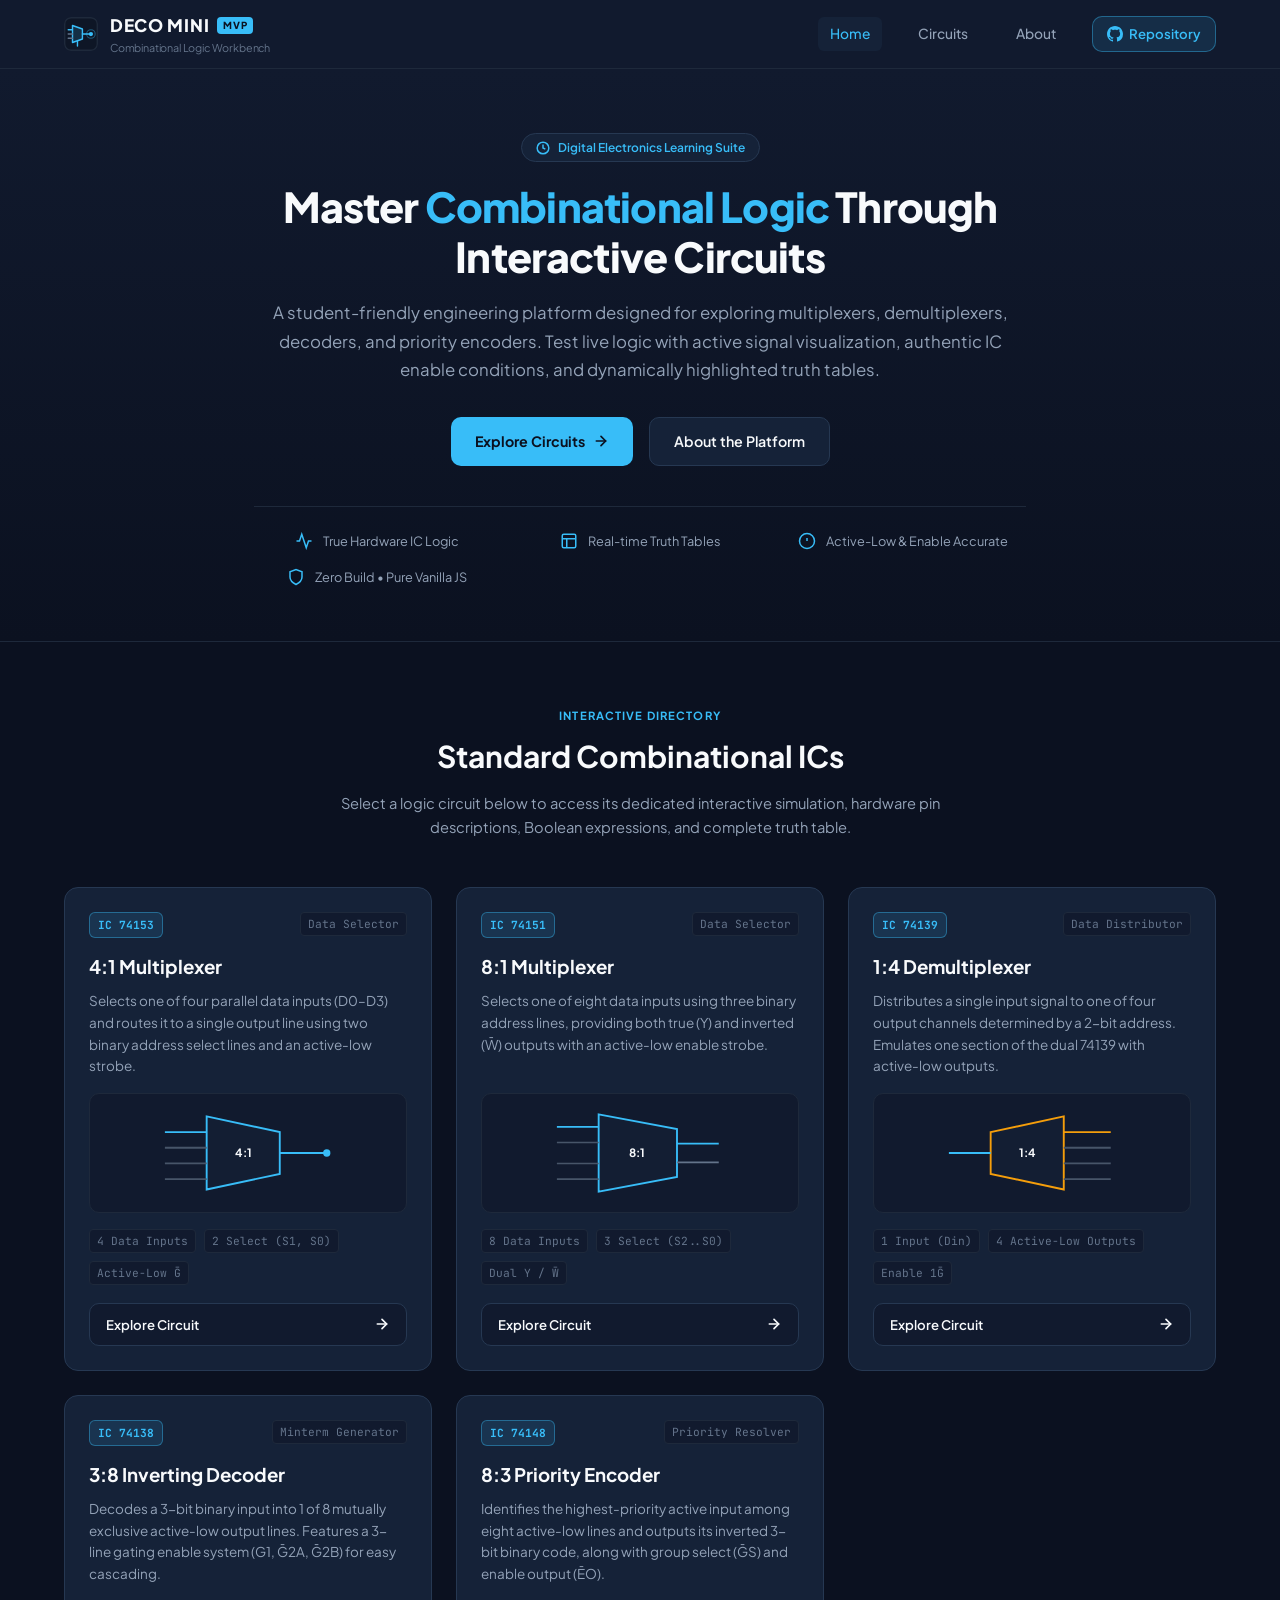
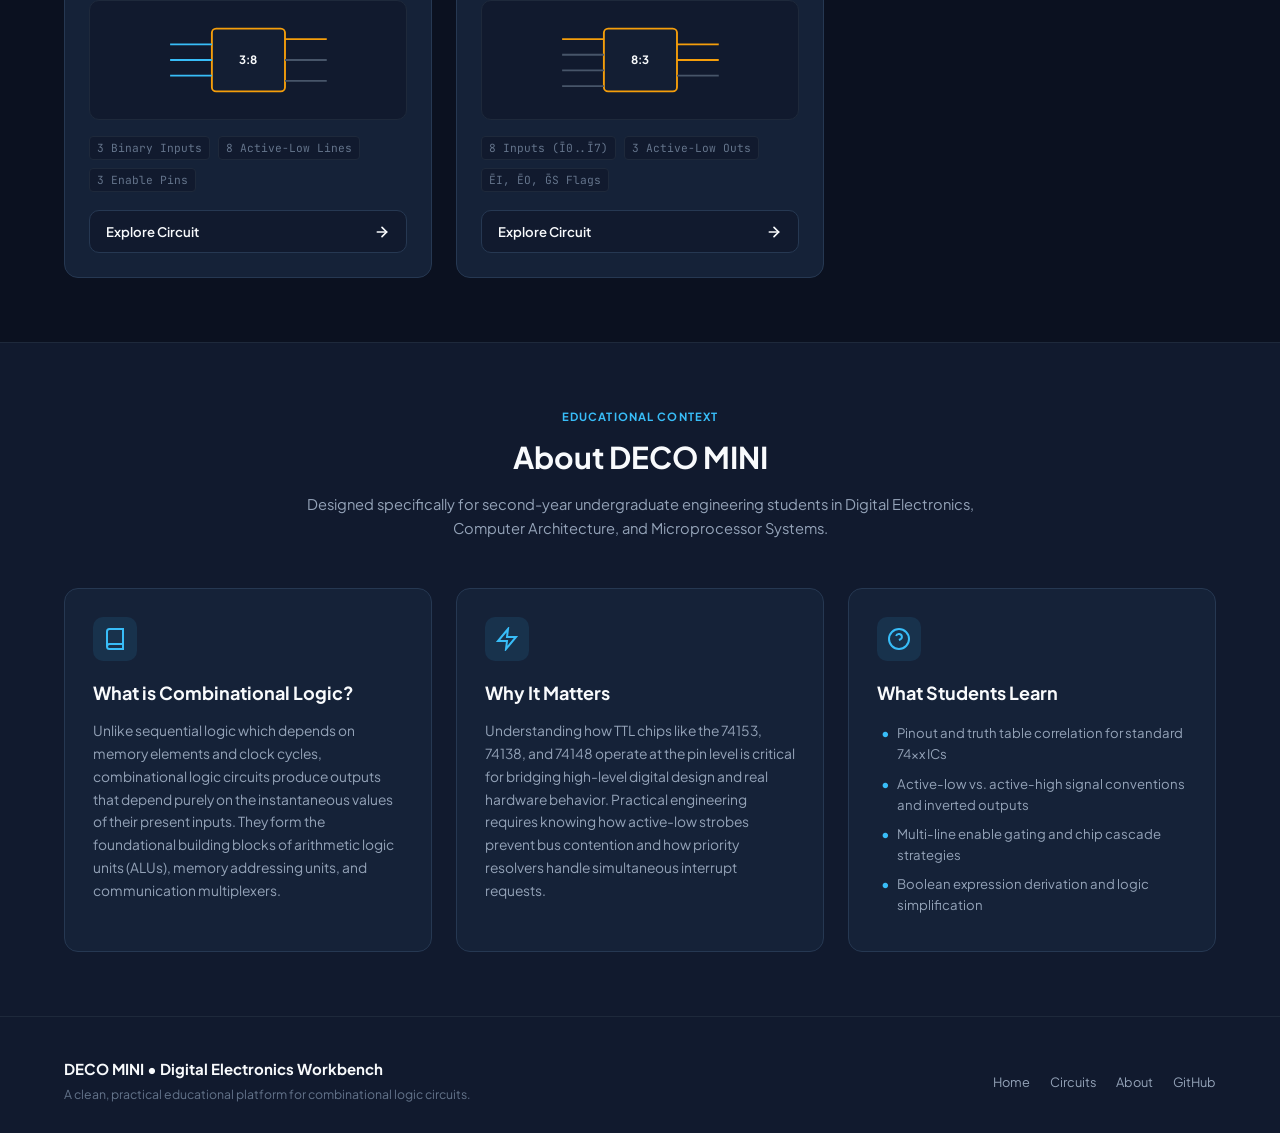
<file: index.html>
<!DOCTYPE html>
<html lang="en">
<head>
  <meta charset="UTF-8" />
  <meta name="viewport" content="width=device-width, initial-scale=1.0" />
  <title>DECO MINI — Combinational Logic Circuit Workbench</title>
  <meta name="description" content="Interactive digital circuit simulator, truth tables, and educational guides for fundamental TTL combinational logic ICs." />
  
  <!-- Fonts -->
  <link rel="preconnect" href="https://fonts.googleapis.com" />
  <link rel="preconnect" href="https://fonts.gstatic.com" crossorigin />
  <link href="https://fonts.googleapis.com/css2?family=JetBrains+Mono:wght@400;500;600;700&family=Plus+Jakarta+Sans:wght@400;500;600;700;800&display=swap" rel="stylesheet" />

  <!-- Stylesheet -->
  <link rel="stylesheet" href="css/style.css" />
  <link rel="icon" type="image/svg+xml" href="assets/logo.svg" />
</head>
<body>

  <!-- Top Header Navigation -->
  <header class="site-header">
    <div class="container nav-container">
      <a href="index.html" class="brand">
        <img src="assets/logo.svg" alt="DECO MINI Logo" />
        <div class="brand-meta">
          <span class="brand-name">
            DECO MINI
            <span class="brand-badge">MVP</span>
          </span>
          <span class="brand-tagline">Combinational Logic Workbench</span>
        </div>
      </a>

      <button class="mobile-menu-toggle" aria-label="Toggle navigation menu" aria-expanded="false">
        <svg width="24" height="24" viewBox="0 0 24 24" fill="none" stroke="currentColor" stroke-width="2" stroke-linecap="round" stroke-linejoin="round">
          <line x1="3" y1="12" x2="21" y2="12"></line>
          <line x1="3" y1="6" x2="21" y2="6"></line>
          <line x1="3" y1="18" x2="21" y2="18"></line>
        </svg>
      </button>

      <nav class="main-nav">
        <a href="index.html" class="nav-link active">Home</a>
        <a href="#circuits" class="nav-link">Circuits</a>
        <a href="#about" class="nav-link">About</a>
        <a href="https://github.com/switchd2/Deco--Mini-" target="_blank" rel="noopener noreferrer" class="nav-btn">
          <svg width="16" height="16" viewBox="0 0 24 24" fill="currentColor">
            <path d="M12 0C5.37 0 0 5.37 0 12c0 5.31 3.435 9.795 8.205 11.385.6.105.825-.255.825-.57 0-.285-.015-1.23-.015-2.235-3.015.555-3.795-.735-4.035-1.41-.135-.345-.72-1.41-1.23-1.695-.42-.225-1.02-.78-.015-.795.945-.015 1.62.87 1.845 1.23 1.08 1.815 2.805 1.305 3.495.99.105-.78.42-1.305.765-1.605-2.67-.3-5.46-1.335-5.46-5.925 0-1.305.465-2.385 1.23-3.225-.12-.3-.54-1.53.12-3.18 0 0 1.005-.315 3.3 1.23.96-.27 1.98-.405 3-.405s2.04.135 3 .405c2.295-1.56 3.3-1.23 3.3-1.23.66 1.65.24 2.88.12 3.18.765.84 1.23 1.905 1.23 3.225 0 4.605-2.805 5.625-5.475 5.925.435.375.81 1.095.81 2.22 0 1.605-.015 2.895-.015 3.3 0 .315.225.69.825.57A12.02 12.02 0 0024 12c0-6.63-5.37-12-12-12z"/>
          </svg>
          Repository
        </a>
      </nav>
    </div>
  </header>

  <!-- Hero Section -->
  <section class="hero">
    <div class="container hero-content">
      <div class="hero-pill">
        <svg width="14" height="14" viewBox="0 0 24 24" fill="none" stroke="currentColor" stroke-width="2.5">
          <circle cx="12" cy="12" r="10"></circle>
          <polyline points="12 6 12 12 16 14"></polyline>
        </svg>
        Digital Electronics Learning Suite
      </div>
      <h1 class="hero-title">
        Master <span class="highlight">Combinational Logic</span> Through Interactive Circuits
      </h1>
      <p class="hero-desc">
        A student-friendly engineering platform designed for exploring multiplexers, demultiplexers, 
        decoders, and priority encoders. Test live logic with active signal visualization, 
        authentic IC enable conditions, and dynamically highlighted truth tables.
      </p>
      <div class="hero-actions">
        <a href="#circuits" class="btn-primary">
          Explore Circuits
          <svg width="16" height="16" viewBox="0 0 24 24" fill="none" stroke="currentColor" stroke-width="2.5" stroke-linecap="round" stroke-linejoin="round">
            <line x1="5" y1="12" x2="19" y2="12"></line>
            <polyline points="12 5 19 12 12 19"></polyline>
          </svg>
        </a>
        <a href="#about" class="btn-secondary">
          About the Platform
        </a>
      </div>

      <div class="features-strip">
        <div class="feature-pill">
          <svg width="18" height="18" viewBox="0 0 24 24" fill="none" stroke="currentColor" stroke-width="2">
            <polyline points="22 12 18 12 15 21 9 3 6 12 2 12"></polyline>
          </svg>
          True Hardware IC Logic
        </div>
        <div class="feature-pill">
          <svg width="18" height="18" viewBox="0 0 24 24" fill="none" stroke="currentColor" stroke-width="2">
            <rect x="3" y="3" width="18" height="18" rx="2" ry="2"></rect>
            <line x1="3" y1="9" x2="21" y2="9"></line>
            <line x1="9" y1="21" x2="9" y2="9"></line>
          </svg>
          Real-time Truth Tables
        </div>
        <div class="feature-pill">
          <svg width="18" height="18" viewBox="0 0 24 24" fill="none" stroke="currentColor" stroke-width="2">
            <circle cx="12" cy="12" r="10"></circle>
            <line x1="12" y1="8" x2="12" y2="12"></line>
            <line x1="12" y1="16" x2="12.01" y2="16"></line>
          </svg>
          Active-Low & Enable Accurate
        </div>
        <div class="feature-pill">
          <svg width="18" height="18" viewBox="0 0 24 24" fill="none" stroke="currentColor" stroke-width="2">
            <path d="M12 22s8-4 8-10V5l-8-3-8 3v7c0 6 8 10 8 10z"></path>
          </svg>
          Zero Build • Pure Vanilla JS
        </div>
      </div>
    </div>
  </section>

  <!-- Circuit Directory Section -->
  <section class="section-wrap" id="circuits">
    <div class="container">
      <div class="section-head">
        <div class="section-tag">Interactive Directory</div>
        <h2 class="section-title">Standard Combinational ICs</h2>
        <p class="section-subtitle">
          Select a logic circuit below to access its dedicated interactive simulation, 
          hardware pin descriptions, Boolean expressions, and complete truth table.
        </p>
      </div>

      <div class="circuit-grid">
        <!-- 1. 4:1 Multiplexer (74153) -->
        <article class="circuit-card">
          <div class="card-top">
            <span class="ic-badge">IC 74153</span>
            <span class="spec-tag">Data Selector</span>
          </div>
          <h3>4:1 Multiplexer</h3>
          <p>
            Selects one of four parallel data inputs (D0–D3) and routes it to a single output line using two binary address select lines and an active-low strobe.
          </p>
          <div class="card-preview">
            <svg viewBox="0 0 200 90" fill="none" xmlns="http://www.w3.org/2000/svg">
              <polygon points="60,10 130,25 130,65 60,80" fill="#131E33" stroke="#38BDF8" stroke-width="1.8"/>
              <line x1="20" y1="25" x2="60" y2="25" stroke="#38BDF8" stroke-width="1.8"/>
              <line x1="20" y1="40" x2="60" y2="40" stroke="#475569" stroke-width="1.8"/>
              <line x1="20" y1="55" x2="60" y2="55" stroke="#475569" stroke-width="1.8"/>
              <line x1="20" y1="70" x2="60" y2="70" stroke="#475569" stroke-width="1.8"/>
              <line x1="130" y1="45" x2="175" y2="45" stroke="#38BDF8" stroke-width="2"/>
              <circle cx="175" cy="45" r="3.5" fill="#38BDF8"/>
              <text x="95" y="49" fill="#F8FAFC" font-size="11" font-weight="700" text-anchor="middle">4:1</text>
            </svg>
          </div>
          <div class="card-specs">
            <span class="spec-tag">4 Data Inputs</span>
            <span class="spec-tag">2 Select (S1, S0)</span>
            <span class="spec-tag">Active-Low Ḡ</span>
          </div>
          <a href="pages/mux-4-1.html" class="card-btn">
            Explore Circuit
            <svg width="16" height="16" viewBox="0 0 24 24" fill="none" stroke="currentColor" stroke-width="2.5" stroke-linecap="round" stroke-linejoin="round">
              <line x1="5" y1="12" x2="19" y2="12"></line>
              <polyline points="12 5 19 12 12 19"></polyline>
            </svg>
          </a>
        </article>

        <!-- 2. 8:1 Multiplexer (74151) -->
        <article class="circuit-card">
          <div class="card-top">
            <span class="ic-badge">IC 74151</span>
            <span class="spec-tag">Data Selector</span>
          </div>
          <h3>8:1 Multiplexer</h3>
          <p>
            Selects one of eight data inputs using three binary address lines, providing both true (Y) and inverted (W̄) outputs with an active-low enable strobe.
          </p>
          <div class="card-preview">
            <svg viewBox="0 0 200 90" fill="none" xmlns="http://www.w3.org/2000/svg">
              <polygon points="60,8 135,22 135,68 60,82" fill="#131E33" stroke="#38BDF8" stroke-width="1.8"/>
              <line x1="20" y1="20" x2="60" y2="20" stroke="#38BDF8" stroke-width="1.5"/>
              <line x1="20" y1="35" x2="60" y2="35" stroke="#475569" stroke-width="1.5"/>
              <line x1="20" y1="55" x2="60" y2="55" stroke="#475569" stroke-width="1.5"/>
              <line x1="20" y1="70" x2="60" y2="70" stroke="#475569" stroke-width="1.5"/>
              <line x1="135" y1="36" x2="175" y2="36" stroke="#38BDF8" stroke-width="1.8"/>
              <line x1="135" y1="54" x2="175" y2="54" stroke="#64748B" stroke-width="1.8"/>
              <text x="97" y="49" fill="#F8FAFC" font-size="11" font-weight="700" text-anchor="middle">8:1</text>
            </svg>
          </div>
          <div class="card-specs">
            <span class="spec-tag">8 Data Inputs</span>
            <span class="spec-tag">3 Select (S2..S0)</span>
            <span class="spec-tag">Dual Y / W̄</span>
          </div>
          <a href="pages/mux-8-1.html" class="card-btn">
            Explore Circuit
            <svg width="16" height="16" viewBox="0 0 24 24" fill="none" stroke="currentColor" stroke-width="2.5" stroke-linecap="round" stroke-linejoin="round">
              <line x1="5" y1="12" x2="19" y2="12"></line>
              <polyline points="12 5 19 12 12 19"></polyline>
            </svg>
          </a>
        </article>

        <!-- 3. 1:4 Demultiplexer (74139) -->
        <article class="circuit-card">
          <div class="card-top">
            <span class="ic-badge">IC 74139</span>
            <span class="spec-tag">Data Distributor</span>
          </div>
          <h3>1:4 Demultiplexer</h3>
          <p>
            Distributes a single input signal to one of four output channels determined by a 2-bit address. Emulates one section of the dual 74139 with active-low outputs.
          </p>
          <div class="card-preview">
            <svg viewBox="0 0 200 90" fill="none" xmlns="http://www.w3.org/2000/svg">
              <polygon points="60,25 130,10 130,80 60,65" fill="#131E33" stroke="#F59E0B" stroke-width="1.8"/>
              <line x1="20" y1="45" x2="60" y2="45" stroke="#38BDF8" stroke-width="2"/>
              <line x1="130" y1="25" x2="175" y2="25" stroke="#F59E0B" stroke-width="1.8"/>
              <line x1="130" y1="40" x2="175" y2="40" stroke="#475569" stroke-width="1.8"/>
              <line x1="130" y1="55" x2="175" y2="55" stroke="#475569" stroke-width="1.8"/>
              <line x1="130" y1="70" x2="175" y2="70" stroke="#475569" stroke-width="1.8"/>
              <text x="95" y="49" fill="#F8FAFC" font-size="11" font-weight="700" text-anchor="middle">1:4</text>
            </svg>
          </div>
          <div class="card-specs">
            <span class="spec-tag">1 Input (Din)</span>
            <span class="spec-tag">4 Active-Low Outputs</span>
            <span class="spec-tag">Enable 1Ḡ</span>
          </div>
          <a href="pages/demux-1-4.html" class="card-btn">
            Explore Circuit
            <svg width="16" height="16" viewBox="0 0 24 24" fill="none" stroke="currentColor" stroke-width="2.5" stroke-linecap="round" stroke-linejoin="round">
              <line x1="5" y1="12" x2="19" y2="12"></line>
              <polyline points="12 5 19 12 12 19"></polyline>
            </svg>
          </a>
        </article>

        <!-- 4. 3:8 Decoder (74138) -->
        <article class="circuit-card">
          <div class="card-top">
            <span class="ic-badge">IC 74138</span>
            <span class="spec-tag">Minterm Generator</span>
          </div>
          <h3>3:8 Inverting Decoder</h3>
          <p>
            Decodes a 3-bit binary input into 1 of 8 mutually exclusive active-low output lines. Features a 3-line gating enable system (G1, Ḡ2A, Ḡ2B) for easy cascading.
          </p>
          <div class="card-preview">
            <svg viewBox="0 0 200 90" fill="none" xmlns="http://www.w3.org/2000/svg">
              <rect x="65" y="15" width="70" height="60" rx="4" fill="#131E33" stroke="#F59E0B" stroke-width="1.8"/>
              <line x1="25" y1="30" x2="65" y2="30" stroke="#38BDF8" stroke-width="1.8"/>
              <line x1="25" y1="45" x2="65" y2="45" stroke="#38BDF8" stroke-width="1.8"/>
              <line x1="25" y1="60" x2="65" y2="60" stroke="#38BDF8" stroke-width="1.8"/>
              <line x1="135" y1="25" x2="175" y2="25" stroke="#F59E0B" stroke-width="1.8"/>
              <line x1="135" y1="45" x2="175" y2="45" stroke="#475569" stroke-width="1.8"/>
              <line x1="135" y1="65" x2="175" y2="65" stroke="#475569" stroke-width="1.8"/>
              <text x="100" y="49" fill="#F8FAFC" font-size="11" font-weight="700" text-anchor="middle">3:8</text>
            </svg>
          </div>
          <div class="card-specs">
            <span class="spec-tag">3 Binary Inputs</span>
            <span class="spec-tag">8 Active-Low Lines</span>
            <span class="spec-tag">3 Enable Pins</span>
          </div>
          <a href="pages/decoder-3-8.html" class="card-btn">
            Explore Circuit
            <svg width="16" height="16" viewBox="0 0 24 24" fill="none" stroke="currentColor" stroke-width="2.5" stroke-linecap="round" stroke-linejoin="round">
              <line x1="5" y1="12" x2="19" y2="12"></line>
              <polyline points="12 5 19 12 12 19"></polyline>
            </svg>
          </a>
        </article>

        <!-- 5. 8:3 Priority Encoder (74148) -->
        <article class="circuit-card">
          <div class="card-top">
            <span class="ic-badge">IC 74148</span>
            <span class="spec-tag">Priority Resolver</span>
          </div>
          <h3>8:3 Priority Encoder</h3>
          <p>
            Identifies the highest-priority active input among eight active-low lines and outputs its inverted 3-bit binary code, along with group select (ḠS) and enable output (ĒO).
          </p>
          <div class="card-preview">
            <svg viewBox="0 0 200 90" fill="none" xmlns="http://www.w3.org/2000/svg">
              <rect x="65" y="15" width="70" height="60" rx="4" fill="#131E33" stroke="#F59E0B" stroke-width="1.8"/>
              <line x1="25" y1="25" x2="65" y2="25" stroke="#F59E0B" stroke-width="1.8"/>
              <line x1="25" y1="40" x2="65" y2="40" stroke="#475569" stroke-width="1.8"/>
              <line x1="25" y1="55" x2="65" y2="55" stroke="#475569" stroke-width="1.8"/>
              <line x1="25" y1="70" x2="65" y2="70" stroke="#475569" stroke-width="1.8"/>
              <line x1="135" y1="30" x2="175" y2="30" stroke="#F59E0B" stroke-width="1.8"/>
              <line x1="135" y1="45" x2="175" y2="45" stroke="#F59E0B" stroke-width="1.8"/>
              <line x1="135" y1="60" x2="175" y2="60" stroke="#475569" stroke-width="1.8"/>
              <text x="100" y="49" fill="#F8FAFC" font-size="11" font-weight="700" text-anchor="middle">8:3</text>
            </svg>
          </div>
          <div class="card-specs">
            <span class="spec-tag">8 Inputs (Ī0..Ī7)</span>
            <span class="spec-tag">3 Active-Low Outs</span>
            <span class="spec-tag">ĒI, ĒO, ḠS Flags</span>
          </div>
          <a href="pages/encoder-8-3.html" class="card-btn">
            Explore Circuit
            <svg width="16" height="16" viewBox="0 0 24 24" fill="none" stroke="currentColor" stroke-width="2.5" stroke-linecap="round" stroke-linejoin="round">
              <line x1="5" y1="12" x2="19" y2="12"></line>
              <polyline points="12 5 19 12 12 19"></polyline>
            </svg>
          </a>
        </article>
      </div>
    </div>
  </section>

  <!-- About Section -->
  <section class="section-wrap" id="about" style="background: var(--bg-surface); border-top: 1px solid var(--border-subtle);">
    <div class="container">
      <div class="section-head">
        <div class="section-tag">Educational Context</div>
        <h2 class="section-title">About DECO MINI</h2>
        <p class="section-subtitle">
          Designed specifically for second-year undergraduate engineering students in Digital Electronics, Computer Architecture, and Microprocessor Systems.
        </p>
      </div>

      <div class="about-grid">
        <div class="about-card">
          <div class="about-card-icon">
            <svg width="24" height="24" viewBox="0 0 24 24" fill="none" stroke="currentColor" stroke-width="2">
              <path d="M4 19.5A2.5 2.5 0 0 1 6.5 17H20"></path>
              <path d="M6.5 2H20v20H6.5A2.5 2.5 0 0 1 4 19.5v-15A2.5 2.5 0 0 1 6.5 2z"></path>
            </svg>
          </div>
          <h3>What is Combinational Logic?</h3>
          <p>
            Unlike sequential logic which depends on memory elements and clock cycles, combinational logic circuits produce outputs that depend purely on the instantaneous values of their present inputs. They form the foundational building blocks of arithmetic logic units (ALUs), memory addressing units, and communication multiplexers.
          </p>
        </div>

        <div class="about-card">
          <div class="about-card-icon">
            <svg width="24" height="24" viewBox="0 0 24 24" fill="none" stroke="currentColor" stroke-width="2">
              <polygon points="13 2 3 14 12 14 11 22 21 10 12 10 13 2"></polygon>
            </svg>
          </div>
          <h3>Why It Matters</h3>
          <p>
            Understanding how TTL chips like the 74153, 74138, and 74148 operate at the pin level is critical for bridging high-level digital design and real hardware behavior. Practical engineering requires knowing how active-low strobes prevent bus contention and how priority resolvers handle simultaneous interrupt requests.
          </p>
        </div>

        <div class="about-card">
          <div class="about-card-icon">
            <svg width="24" height="24" viewBox="0 0 24 24" fill="none" stroke="currentColor" stroke-width="2">
              <circle cx="12" cy="12" r="10"></circle>
              <path d="M9.09 9a3 3 0 0 1 5.83 1c0 2-3 3-3 3"></path>
              <line x1="12" y1="17" x2="12.01" y2="17"></line>
            </svg>
          </div>
          <h3>What Students Learn</h3>
          <ul class="about-list">
            <li>Pinout and truth table correlation for standard 74xx ICs</li>
            <li>Active-low vs. active-high signal conventions and inverted outputs</li>
            <li>Multi-line enable gating and chip cascade strategies</li>
            <li>Boolean expression derivation and logic simplification</li>
          </ul>
        </div>
      </div>
    </div>
  </section>

  <!-- Footer -->
  <footer class="site-footer">
    <div class="container footer-content">
      <div>
        <div class="footer-brand">DECO MINI • Digital Electronics Workbench</div>
        <div class="footer-desc">A clean, practical educational platform for combinational logic circuits.</div>
      </div>
      <ul class="footer-links">
        <li><a href="index.html">Home</a></li>
        <li><a href="#circuits">Circuits</a></li>
        <li><a href="#about">About</a></li>
        <li><a href="https://github.com/switchd2/Deco--Mini-" target="_blank" rel="noopener noreferrer">GitHub</a></li>
      </ul>
    </div>
  </footer>

  <script src="js/main.js"></script>
</body>
</html>
</file>
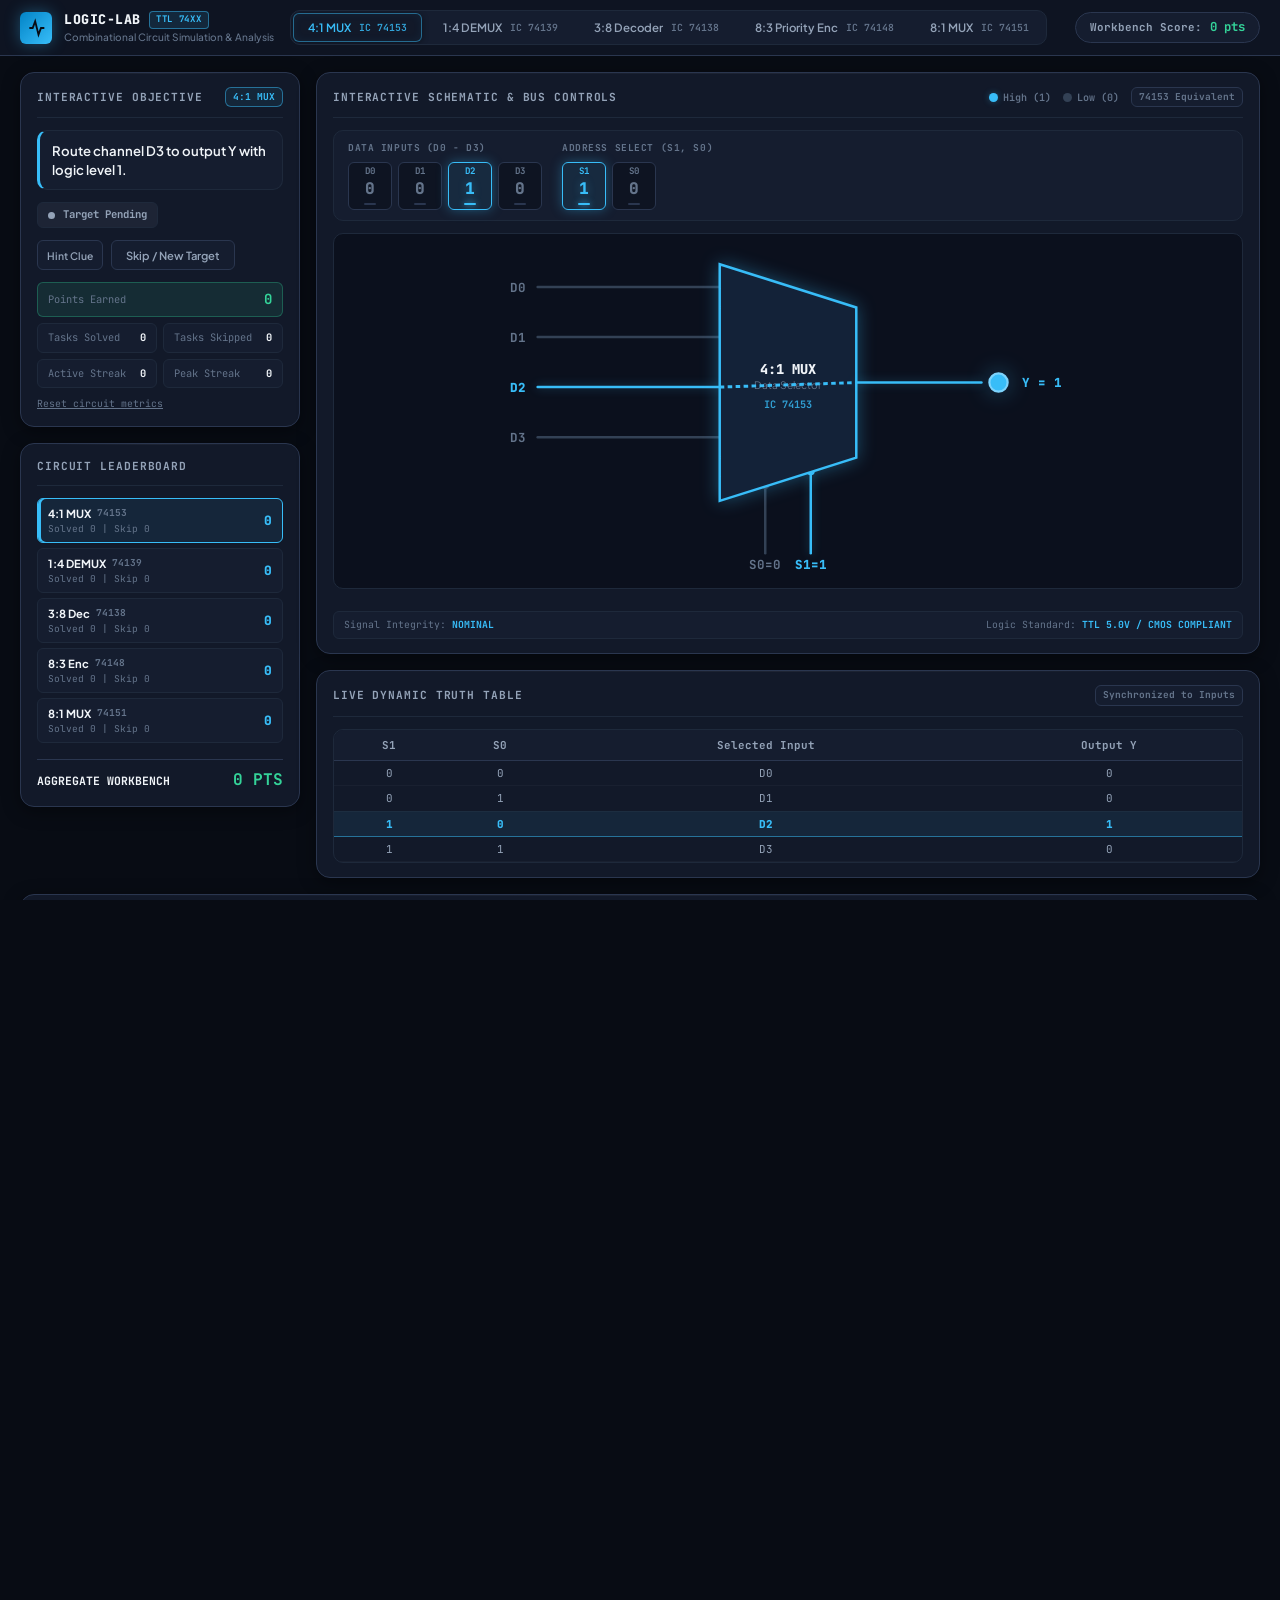
<file: INDEX.HTML>
<!DOCTYPE html>
<html lang="en">
<head>
  <meta charset="UTF-8" />
  <meta name="viewport" content="width=device-width, initial-scale=1.0" />
  <title>LOGIC-LAB // Digital Circuit Workbench &amp; Analysis Suite</title>
  <link rel="preconnect" href="https://fonts.googleapis.com" />
  <link rel="preconnect" href="https://fonts.gstatic.com" crossorigin />
  <link href="https://fonts.googleapis.com/css2?family=JetBrains+Mono:wght@400;500;600;700;800&family=Plus+Jakarta+Sans:wght@400;500;600;700;800&display=swap" rel="stylesheet" />
  <style>
    :root {
      --bg-base: #080C14;
      --bg-surface: #0E1422;
      --bg-surface-elevated: #151D2F;
      --bg-card: #121929;
      --bg-card-subtle: #0B101D;
      
      --border-subtle: #1E293B;
      --border-default: #2A364F;
      --border-strong: #3D4D6B;
      --border-glow: rgba(56, 189, 248, 0.35);

      --text-primary: #F1F5F9;
      --text-secondary: #94A3B8;
      --text-muted: #64748B;
      --text-dim: #475569;

      --sig-high: #38BDF8;
      --sig-high-glow: rgba(56, 189, 248, 0.35);
      --sig-high-bg: rgba(56, 189, 248, 0.08);
      --sig-high-border: rgba(56, 189, 248, 0.5);

      --sig-accent: #34D399;
      --sig-accent-glow: rgba(52, 211, 153, 0.3);
      --sig-accent-bg: rgba(52, 211, 153, 0.1);

      --sig-low: #334155;
      --sig-low-text: #64748B;

      --alert-warn: #F59E0B;
      --alert-warn-bg: rgba(245, 158, 11, 0.08);

      --font-sans: "Plus Jakarta Sans", -apple-system, BlinkMacSystemFont, "Segoe UI", Roboto, sans-serif;
      --font-mono: "JetBrains Mono", Consolas, "Courier New", monospace;

      --radius-sm: 6px;
      --radius-md: 10px;
      --radius-lg: 14px;
      --radius-xl: 18px;

      --transition-fast: 0.15s cubic-bezier(0.4, 0, 0.2, 1);
      --transition-medium: 0.25s cubic-bezier(0.4, 0, 0.2, 1);
    }

    * { box-sizing: border-box; margin: 0; padding: 0; }
    [hidden] { display: none !important; }

    html, body {
      height: 100%;
      background-color: var(--bg-base);
      color: var(--text-primary);
      font-family: var(--font-sans);
      font-size: 14px;
      line-height: 1.5;
      -webkit-font-smoothing: antialiased;
      -moz-osx-font-smoothing: grayscale;
      overflow-x: hidden;
    }

    /* Scrollbars */
    ::-webkit-scrollbar { width: 6px; height: 6px; }
    ::-webkit-scrollbar-track { background: var(--bg-base); }
    ::-webkit-scrollbar-thumb { background: var(--border-default); border-radius: 3px; }
    ::-webkit-scrollbar-thumb:hover { background: var(--border-strong); }

    /* Top Navigation Bar */
    header.lab-header {
      background: var(--bg-surface);
      border-bottom: 1px solid var(--border-default);
      padding: 10px 20px;
      display: flex;
      align-items: center;
      justify-content: space-between;
      gap: 16px;
      position: sticky;
      top: 0;
      z-index: 40;
    }

    .brand-wrap {
      display: flex;
      align-items: center;
      gap: 12px;
    }

    .brand-logo {
      width: 32px;
      height: 32px;
      background: linear-gradient(135deg, #0284C7 0%, #38BDF8 100%);
      border-radius: var(--radius-sm);
      display: flex;
      align-items: center;
      justify-content: center;
      box-shadow: 0 0 15px rgba(56, 189, 248, 0.35);
      flex-shrink: 0;
    }

    .brand-logo svg {
      width: 20px;
      height: 20px;
      fill: none;
      stroke: #080C14;
      stroke-width: 2.2;
    }

    .brand-info {
      display: flex;
      flex-direction: column;
    }

    .brand-title {
      font-family: var(--font-mono);
      font-size: 0.95rem;
      font-weight: 800;
      letter-spacing: 0.04em;
      color: var(--text-primary);
      display: flex;
      align-items: center;
      gap: 8px;
    }

    .brand-badge {
      font-family: var(--font-mono);
      font-size: 0.65rem;
      font-weight: 700;
      letter-spacing: 0.08em;
      background: rgba(56, 189, 248, 0.12);
      color: var(--sig-high);
      border: 1px solid var(--sig-high-border);
      padding: 1px 6px;
      border-radius: 4px;
    }

    .brand-sub {
      font-size: 0.72rem;
      color: var(--text-muted);
      font-weight: 500;
    }

    /* Circuit Navigation Tabs */
    nav.circuit-tabs {
      display: flex;
      align-items: center;
      gap: 6px;
      overflow-x: auto;
      scrollbar-width: none;
      padding: 2px;
      background: var(--bg-surface-elevated);
      border: 1px solid var(--border-subtle);
      border-radius: var(--radius-md);
    }
    nav.circuit-tabs::-webkit-scrollbar { display: none; }

    .tab-btn {
      background: transparent;
      border: 1px solid transparent;
      color: var(--text-secondary);
      font-family: var(--font-sans);
      font-size: 0.82rem;
      font-weight: 600;
      padding: 6px 14px;
      border-radius: var(--radius-sm);
      cursor: pointer;
      white-space: nowrap;
      transition: all var(--transition-fast);
      display: flex;
      align-items: center;
      gap: 8px;
    }

    .tab-btn:hover {
      color: var(--text-primary);
      background: rgba(255, 255, 255, 0.04);
    }

    .tab-btn.active {
      background: var(--bg-card);
      color: var(--sig-high);
      border-color: var(--sig-high-border);
      box-shadow: 0 1px 6px rgba(0, 0, 0, 0.4), inset 0 0 10px rgba(56, 189, 248, 0.06);
    }

    .tab-btn .tab-ic {
      font-family: var(--font-mono);
      font-size: 0.7rem;
      color: var(--text-muted);
    }

    .tab-btn.active .tab-ic {
      color: var(--sig-high);
      opacity: 0.85;
    }

    /* Header Actions */
    .header-actions {
      display: flex;
      align-items: center;
      gap: 12px;
      margin-left: auto;
    }

    .score-summary-pill {
      font-family: var(--font-mono);
      font-size: 0.78rem;
      font-weight: 700;
      background: var(--bg-surface-elevated);
      border: 1px solid var(--border-default);
      border-radius: 9999px;
      padding: 5px 14px;
      display: flex;
      align-items: center;
      gap: 8px;
      color: var(--text-secondary);
    }

    .score-summary-pill b {
      color: var(--sig-accent);
      font-size: 0.88rem;
    }

    /* Main Container */
    main.lab-main {
      padding: 16px 20px;
      width: 100%;
      max-width: 1920px;
      margin: 0 auto;
      flex: 1;
    }

    .circuit-panel {
      display: none;
      gap: 16px;
    }

    .circuit-panel.active {
      display: grid;
      grid-template-columns: 290px minmax(0, 1.45fr) minmax(0, 1.15fr);
      align-items: start;
    }

    @media (max-width: 1280px) {
      .circuit-panel.active {
        grid-template-columns: 280px 1fr;
      }
      .col-right {
        grid-column: 1 / -1;
      }
    }

    @media (max-width: 960px) {
      header.lab-header {
        flex-direction: column;
        align-items: stretch;
      }
      nav.circuit-tabs {
        order: 3;
      }
      .header-actions {
        order: 2;
        margin-left: 0;
        justify-content: space-between;
      }
      .circuit-panel.active {
        display: flex;
        flex-direction: column;
      }
    }

    .col {
      display: flex;
      flex-direction: column;
      gap: 16px;
      min-width: 0;
    }

    /* Engineering Cards */
    .card {
      background: var(--bg-card);
      border: 1px solid var(--border-default);
      border-radius: var(--radius-lg);
      padding: 14px 16px;
      display: flex;
      flex-direction: column;
      gap: 12px;
      position: relative;
      box-shadow: 0 4px 18px rgba(0, 0, 0, 0.4);
    }

    .card::before {
      content: "";
      position: absolute;
      top: 0;
      left: 20px;
      right: 20px;
      height: 1px;
      background: linear-gradient(90deg, transparent, rgba(255, 255, 255, 0.05), transparent);
    }

    .card-head {
      display: flex;
      align-items: center;
      justify-content: space-between;
      flex-wrap: wrap;
      gap: 8px;
      padding-bottom: 10px;
      border-bottom: 1px solid var(--border-subtle);
    }

    .card-title-group {
      display: flex;
      align-items: center;
      gap: 8px;
    }

    .card-title {
      font-family: var(--font-mono);
      font-size: 0.8rem;
      font-weight: 700;
      text-transform: uppercase;
      letter-spacing: 0.08em;
      color: var(--text-secondary);
    }

    .card-badge {
      font-family: var(--font-mono);
      font-size: 0.68rem;
      font-weight: 700;
      padding: 2px 7px;
      border-radius: var(--radius-sm);
      background: var(--bg-surface-elevated);
      border: 1px solid var(--border-default);
      color: var(--text-muted);
    }

    .card-badge.highlight {
      color: var(--sig-high);
      border-color: var(--sig-high-border);
      background: var(--sig-high-bg);
    }

    /* Left Column: Mission & Scoreboard */
    .mission-statement {
      font-size: 0.94rem;
      font-weight: 600;
      color: var(--text-primary);
      line-height: 1.45;
      padding: 10px 12px;
      background: var(--bg-surface-elevated);
      border: 1px solid var(--border-subtle);
      border-radius: var(--radius-md);
      border-left: 3px solid var(--sig-high);
    }

    .status-indicator {
      display: inline-flex;
      align-items: center;
      gap: 8px;
      font-family: var(--font-mono);
      font-size: 0.76rem;
      font-weight: 700;
      padding: 4px 10px;
      border-radius: var(--radius-sm);
      width: fit-content;
    }

    .status-indicator.pending {
      background: rgba(148, 163, 184, 0.08);
      color: var(--text-secondary);
      border: 1px solid var(--border-subtle);
    }

    .status-indicator.solved {
      background: var(--sig-accent-bg);
      color: var(--sig-accent);
      border: 1px solid var(--sig-accent);
      box-shadow: 0 0 12px var(--sig-accent-glow);
    }

    .status-dot {
      width: 7px;
      height: 7px;
      border-radius: 50%;
      background: currentColor;
    }

    .status-indicator.solved .status-dot {
      box-shadow: 0 0 8px currentColor;
    }

    .mission-actions {
      display: flex;
      gap: 8px;
    }

    .btn {
      font-family: var(--font-sans);
      font-size: 0.8rem;
      font-weight: 600;
      padding: 7px 14px;
      border-radius: var(--radius-sm);
      cursor: pointer;
      display: inline-flex;
      align-items: center;
      justify-content: center;
      gap: 6px;
      transition: all var(--transition-fast);
      border: 1px solid transparent;
      user-select: none;
    }

    .btn-primary {
      background: var(--sig-high);
      color: #080C14;
      font-weight: 700;
      border-color: var(--sig-high);
      box-shadow: 0 2px 8px rgba(56, 189, 248, 0.25);
    }

    .btn-primary:hover {
      background: #7DD3FC;
      border-color: #7DD3FC;
      box-shadow: 0 4px 14px rgba(56, 189, 248, 0.35);
    }

    .btn-success {
      background: var(--sig-accent);
      color: #080C14;
      font-weight: 700;
      border-color: var(--sig-accent);
      box-shadow: 0 2px 8px rgba(52, 211, 153, 0.25);
    }

    .btn-success:hover {
      background: #6EE7B7;
    }

    .btn-ghost {
      background: var(--bg-surface-elevated);
      color: var(--text-secondary);
      border-color: var(--border-default);
    }

    .btn-ghost:hover {
      background: var(--border-subtle);
      color: var(--text-primary);
      border-color: var(--border-strong);
    }

    .btn-sm {
      padding: 4px 9px;
      font-size: 0.74rem;
    }

    .feedback-panel {
      font-size: 0.8rem;
      line-height: 1.5;
      padding: 9px 12px;
      border-radius: var(--radius-md);
      display: flex;
      flex-direction: column;
      gap: 4px;
    }

    .feedback-panel.hint {
      background: var(--alert-warn-bg);
      border: 1px solid rgba(245, 158, 11, 0.3);
      color: #FDE68A;
    }

    .feedback-panel.solution {
      background: var(--bg-surface-elevated);
      border: 1px solid var(--border-strong);
      color: var(--text-secondary);
    }

    .feedback-panel code {
      font-family: var(--font-mono);
      font-weight: 700;
      color: var(--sig-high);
      word-break: break-all;
    }

    /* Score Metrics Grid */
    .metrics-grid {
      display: grid;
      grid-template-columns: repeat(2, 1fr);
      gap: 6px;
      font-family: var(--font-mono);
      font-size: 0.74rem;
    }

    .metric-cell {
      background: var(--bg-surface-elevated);
      border: 1px solid var(--border-subtle);
      border-radius: var(--radius-sm);
      padding: 6px 10px;
      display: flex;
      justify-content: space-between;
      align-items: center;
    }

    .metric-cell.featured {
      grid-column: 1 / -1;
      background: var(--sig-accent-bg);
      border-color: rgba(52, 211, 153, 0.3);
    }

    .metric-cell.featured b {
      color: var(--sig-accent);
      font-size: 1rem;
    }

    .metric-label {
      color: var(--text-muted);
    }

    .metric-cell b {
      color: var(--text-primary);
    }

    .btn-link {
      background: none;
      border: none;
      color: var(--text-muted);
      font-family: var(--font-mono);
      font-size: 0.7rem;
      cursor: pointer;
      text-decoration: underline;
      padding: 0;
      text-align: left;
    }

    .btn-link:hover {
      color: var(--text-secondary);
    }

    /* Circuit Part Table / Leaderboard */
    .part-list {
      display: flex;
      flex-direction: column;
      gap: 5px;
    }

    .part-item {
      display: grid;
      grid-template-columns: 1fr auto;
      align-items: center;
      gap: 8px;
      background: var(--bg-surface-elevated);
      border: 1px solid var(--border-subtle);
      border-radius: var(--radius-sm);
      padding: 6px 10px;
      cursor: pointer;
      transition: all var(--transition-fast);
      text-align: left;
      font: inherit;
      color: inherit;
    }

    .part-item:hover {
      border-color: var(--border-default);
      background: #182338;
    }

    .part-item.active {
      border-color: var(--sig-high);
      background: var(--sig-high-bg);
      box-shadow: inset 3px 0 0 var(--sig-high);
    }

    .part-name {
      font-family: var(--font-sans);
      font-size: 0.8rem;
      font-weight: 700;
      color: var(--text-primary);
      display: flex;
      align-items: center;
      gap: 6px;
    }

    .part-ic-tag {
      font-family: var(--font-mono);
      font-size: 0.68rem;
      color: var(--text-muted);
    }

    .part-score {
      font-family: var(--font-mono);
      font-size: 0.92rem;
      font-weight: 800;
      color: var(--sig-high);
    }

    .part-meta {
      font-family: var(--font-mono);
      font-size: 0.68rem;
      color: var(--text-muted);
    }

    .total-strip {
      border-top: 1px solid var(--border-default);
      padding-top: 8px;
      margin-top: 4px;
      display: flex;
      justify-content: space-between;
      align-items: baseline;
      font-family: var(--font-mono);
      font-size: 0.82rem;
      font-weight: 700;
      text-transform: uppercase;
    }

    .total-strip b {
      font-size: 1.15rem;
      color: var(--sig-accent);
    }

    /* Interactive Hardware Switch Banks */
    .controls-strip {
      display: flex;
      flex-wrap: wrap;
      gap: 12px 20px;
      align-items: flex-end;
      padding: 10px 14px;
      background: var(--bg-surface-elevated);
      border: 1px solid var(--border-subtle);
      border-radius: var(--radius-md);
    }

    .switch-group {
      display: flex;
      flex-direction: column;
      gap: 6px;
    }

    .switch-group-label {
      font-family: var(--font-mono);
      font-size: 0.68rem;
      font-weight: 700;
      letter-spacing: 0.06em;
      color: var(--text-muted);
      text-transform: uppercase;
    }

    .switches-bank {
      display: flex;
      flex-wrap: wrap;
      gap: 6px;
    }

    .tactile-toggle {
      background: var(--bg-surface);
      border: 1px solid var(--border-default);
      border-radius: var(--radius-sm);
      min-width: 44px;
      height: 48px;
      padding: 4px 6px;
      display: flex;
      flex-direction: column;
      align-items: center;
      justify-content: space-between;
      cursor: pointer;
      user-select: none;
      transition: all var(--transition-fast);
      position: relative;
    }

    .tactile-toggle:hover {
      border-color: var(--border-strong);
      background: var(--bg-surface-elevated);
    }

    .tactile-toggle .pin-name {
      font-family: var(--font-mono);
      font-size: 0.65rem;
      font-weight: 700;
      color: var(--text-muted);
      line-height: 1;
    }

    .tactile-toggle .pin-val {
      font-family: var(--font-mono);
      font-size: 1.15rem;
      font-weight: 800;
      line-height: 1;
      color: var(--sig-low-text);
      transition: color var(--transition-fast);
    }

    .tactile-toggle::after {
      content: "";
      width: 12px;
      height: 2px;
      border-radius: 1px;
      background: var(--border-default);
      transition: all var(--transition-fast);
    }

    .tactile-toggle.high {
      border-color: var(--sig-high);
      background: var(--sig-high-bg);
      box-shadow: 0 0 12px var(--sig-high-glow);
    }

    .tactile-toggle.high .pin-name {
      color: var(--sig-high);
    }

    .tactile-toggle.high .pin-val {
      color: var(--sig-high);
      text-shadow: 0 0 8px var(--sig-high-glow);
    }

    .tactile-toggle.high::after {
      background: var(--sig-high);
      box-shadow: 0 0 6px var(--sig-high);
    }

    .mode-switch-pill {
      display: inline-flex;
      align-items: center;
      gap: 10px;
      background: var(--bg-card);
      border: 1px solid var(--border-default);
      border-radius: 999px;
      padding: 5px 12px;
      font-size: 0.75rem;
      font-weight: 600;
      color: var(--text-secondary);
      cursor: pointer;
      user-select: none;
      transition: border-color var(--transition-fast);
    }

    .mode-switch-pill:hover {
      border-color: var(--border-strong);
      color: var(--text-primary);
    }

    .mode-switch-pill input {
      width: 15px;
      height: 15px;
      accent-color: var(--sig-high);
      cursor: pointer;
    }

    /* Schematic Box & SVG Graphics */
    .schematic-box {
      background: var(--bg-card-subtle);
      border: 1px solid var(--border-subtle);
      border-radius: var(--radius-md);
      padding: 12px;
      display: flex;
      align-items: center;
      justify-content: center;
      overflow-x: auto;
      min-height: 260px;
      position: relative;
    }

    svg.circuit-svg {
      width: 100%;
      height: auto;
      min-width: 420px;
      max-height: 330px;
      display: block;
    }

    .wire {
      stroke: var(--sig-low);
      stroke-width: 2.2;
      fill: none;
      stroke-linecap: round;
      stroke-linejoin: round;
      transition: stroke var(--transition-fast);
    }

    .wire.high {
      stroke: var(--sig-high) !important;
      filter: drop-shadow(0 0 4px var(--sig-high-glow));
    }

    .wire-label {
      font-family: var(--font-mono);
      font-size: 11px;
      font-weight: 700;
      fill: var(--text-muted);
      user-select: none;
    }

    .wire-label.high {
      fill: var(--sig-high);
      font-weight: 800;
    }

    .gate-body {
      fill: var(--bg-surface-elevated);
      stroke: var(--border-strong);
      stroke-width: 1.8;
      rx: 6;
      transition: all var(--transition-medium);
    }

    .gate-body.active-block {
      stroke: var(--sig-high);
      stroke-width: 2.2;
      filter: drop-shadow(0 0 8px var(--sig-high-glow));
      fill: #132238;
    }

    .gate-title {
      font-family: var(--font-mono);
      font-weight: 800;
      font-size: 12px;
      fill: var(--text-primary);
      text-anchor: middle;
      dominant-baseline: central;
    }

    .gate-sub {
      font-family: var(--font-sans);
      font-size: 9px;
      fill: var(--text-muted);
      text-anchor: middle;
    }

    .gate-ic {
      font-family: var(--font-mono);
      font-size: 9px;
      font-weight: 700;
      fill: var(--sig-high);
      opacity: 0.8;
      text-anchor: middle;
    }

    .led-node {
      r: 8;
      fill: #1E293B;
      stroke: #475569;
      stroke-width: 2;
      transition: all var(--transition-fast);
    }

    .led-node.lit {
      fill: var(--sig-high);
      stroke: #7DD3FC;
      filter: drop-shadow(0 0 10px var(--sig-high-glow));
    }

    /* Signal Legend */
    .signal-legend {
      display: inline-flex;
      align-items: center;
      gap: 12px;
      font-family: var(--font-mono);
      font-size: 0.72rem;
      font-weight: 600;
      color: var(--text-muted);
    }

    .legend-item {
      display: flex;
      align-items: center;
      gap: 5px;
    }

    .legend-indicator {
      width: 9px;
      height: 9px;
      border-radius: 50%;
    }

    .legend-indicator.high {
      background: var(--sig-high);
      box-shadow: 0 0 6px var(--sig-high-glow);
    }

    .legend-indicator.low {
      background: var(--sig-low);
    }

    /* Truth Table */
    .table-container {
      overflow-x: auto;
      border: 1px solid var(--border-subtle);
      border-radius: var(--radius-md);
      max-height: 280px;
    }

    table.truth-table {
      width: 100%;
      border-collapse: collapse;
      font-family: var(--font-mono);
      font-size: 0.78rem;
      text-align: center;
    }

    table.truth-table th {
      background: var(--bg-surface-elevated);
      color: var(--text-secondary);
      padding: 7px 8px;
      font-weight: 700;
      border-bottom: 1px solid var(--border-default);
      position: sticky;
      top: 0;
      z-index: 2;
    }

    table.truth-table td {
      padding: 4px 6px;
      border-bottom: 1px solid rgba(255, 255, 255, 0.03);
      color: var(--text-secondary);
    }

    table.truth-table tr:hover td {
      background: rgba(255, 255, 255, 0.02);
    }

    table.truth-table tr.active-row {
      background: var(--sig-high-bg) !important;
      font-weight: 800;
    }

    table.truth-table tr.active-row td {
      color: var(--sig-high);
      border-top: 1px solid var(--sig-high-border);
      border-bottom: 1px solid var(--sig-high-border);
    }

    /* Karnaugh Maps */
    .kmap-toolbar {
      display: flex;
      justify-content: space-between;
      align-items: center;
      flex-wrap: wrap;
      gap: 8px;
    }

    .kmap-title {
      font-family: var(--font-mono);
      font-size: 0.78rem;
      font-weight: 700;
      color: var(--text-primary);
    }

    .kmap-select {
      background: var(--bg-surface-elevated);
      border: 1px solid var(--border-default);
      border-radius: var(--radius-sm);
      padding: 4px 8px;
      font-family: var(--font-mono);
      font-size: 0.74rem;
      font-weight: 600;
      color: var(--text-primary);
      cursor: pointer;
    }

    .kmap-grid-wrap {
      overflow-x: auto;
      display: flex;
      flex-direction: column;
      align-items: center;
      padding: 8px 0;
    }

    .kmap-stage {
      position: relative;
      display: inline-block;
    }

    table.kmap-grid {
      border-collapse: collapse;
      font-family: var(--font-mono);
      font-size: 0.8rem;
    }

    table.kmap-grid th, table.kmap-grid td {
      border: 1px solid var(--border-default);
      min-width: 46px;
      height: 36px;
      text-align: center;
      vertical-align: middle;
    }

    table.kmap-grid th {
      background: var(--bg-surface-elevated);
      color: var(--text-muted);
      font-weight: 700;
      padding: 2px 6px;
    }

    table.kmap-grid td.kmap-cell {
      min-width: 62px;
      height: 42px;
      background: var(--bg-surface);
      color: var(--text-secondary);
      transition: all var(--transition-fast);
      position: relative;
    }

    table.kmap-grid td.kmap-cell.active-cell {
      background: var(--sig-high-bg);
      color: var(--sig-high);
      font-weight: 800;
      outline: 2px solid var(--sig-high);
      outline-offset: -2px;
    }

    .kloop {
      position: absolute;
      box-sizing: border-box;
      border: 2px solid var(--lc);
      border-radius: 12px;
      background: color-mix(in srgb, var(--lc) 12%, transparent);
      pointer-events: none;
      transition: all var(--transition-fast);
    }

    .kmap-group-tag {
      display: inline-block;
      padding: 2px 7px;
      border-radius: 4px;
      font-size: 0.72rem;
      font-weight: 700;
      margin: 1px;
      font-family: var(--font-mono);
      border: 1px solid currentColor;
    }

    .group-cyan { color: #38BDF8; background: rgba(56, 189, 248, 0.08); }
    .group-emerald { color: #34D399; background: rgba(52, 211, 153, 0.08); }
    .group-amber { color: #FBBF24; background: rgba(251, 191, 36, 0.08); }
    .group-indigo { color: #A78BFA; background: rgba(167, 139, 250, 0.08); }

    /* Segmented Diagram Toggle & Lower Card */
    .seg-control {
      display: inline-flex;
      background: var(--bg-surface-elevated);
      border: 1px solid var(--border-default);
      border-radius: var(--radius-sm);
      overflow: hidden;
      padding: 2px;
    }

    .seg-btn {
      background: transparent;
      color: var(--text-secondary);
      border: 0;
      padding: 4px 10px;
      font-family: var(--font-sans);
      font-size: 0.74rem;
      font-weight: 600;
      cursor: pointer;
      border-radius: 4px;
      transition: all var(--transition-fast);
    }

    .seg-btn.active {
      background: var(--bg-card);
      color: var(--sig-high);
      box-shadow: 0 1px 4px rgba(0, 0, 0, 0.3);
    }

    .lower-viewport {
      position: relative;
      background: var(--bg-card-subtle);
      border: 1px solid var(--border-subtle);
      border-radius: var(--radius-md);
      min-height: 260px;
      overflow: auto;
      padding: 10px;
    }

    .gate-scroll-view {
      display: flex;
      align-items: center;
      justify-content: center;
    }

    svg.gate-svg {
      width: 100%;
      height: 100%;
      min-width: 480px;
      display: block;
    }

    svg.gate-svg .g-label {
      font-family: var(--font-mono);
      font-size: 10px;
      font-weight: 700;
      fill: var(--text-muted);
    }

    svg.gate-svg .g-label.high {
      fill: var(--sig-high);
      font-weight: 800;
    }

    svg.gate-svg .g-ic {
      font-family: var(--font-mono);
      font-size: 11px;
      font-weight: 800;
      fill: var(--text-muted);
    }

    svg.gate-svg .gate-body {
      stroke-width: 1.8;
    }

    svg.gate-svg .dot {
      fill: var(--sig-low);
    }

    svg.gate-svg .dot.high {
      fill: var(--sig-high);
      filter: drop-shadow(0 0 3px var(--sig-high-glow));
    }

    svg.gate-svg .led-node {
      r: 6;
      stroke-width: 1.6;
    }

    /* Physical DIP Pinout Diagram */
    .pinout-view {
      display: flex;
      flex-direction: column;
      align-items: center;
      gap: 8px;
    }

    svg.pin-svg {
      width: 100%;
      max-width: 420px;
      height: auto;
      display: block;
    }

    .pin-svg .p-name {
      font-family: var(--font-mono);
      font-size: 11px;
      font-weight: 700;
      fill: var(--text-primary);
    }

    .pin-svg .p-name.out { fill: var(--sig-high); }
    .pin-svg .p-name.pwr { fill: #F87171; }
    .pin-svg .p-name.nc { fill: var(--text-dim); opacity: 0.6; }
    .pin-svg .p-name.hi { fill: var(--sig-accent); }

    .pin-svg .p-num {
      font-family: var(--font-mono);
      font-size: 9px;
      font-weight: 600;
      fill: var(--text-muted);
    }

    .pin-svg .p-val {
      font-family: var(--font-mono);
      font-size: 10px;
      font-weight: 800;
      fill: #080C14;
    }

    .pin-svg .p-chip {
      font-family: var(--font-mono);
      font-size: 15px;
      font-weight: 800;
      fill: var(--text-primary);
    }

    .pin-svg .p-sub {
      font-family: var(--font-mono);
      font-size: 9px;
      fill: var(--text-muted);
    }

    .pinout-annotation {
      font-size: 0.74rem;
      color: var(--text-secondary);
      line-height: 1.45;
      text-align: center;
      max-width: 500px;
      background: var(--bg-surface-elevated);
      border: 1px solid var(--border-subtle);
      border-radius: var(--radius-sm);
      padding: 6px 10px;
    }

    /* Modal Dialog */
    .modal-overlay {
      position: fixed;
      inset: 0;
      z-index: 99;
      background: rgba(3, 7, 18, 0.82);
      backdrop-filter: blur(4px);
      display: flex;
      align-items: center;
      justify-content: center;
      padding: 20px;
    }

    .modal-frame {
      background: var(--bg-card);
      border: 1px solid var(--border-strong);
      border-radius: var(--radius-xl);
      max-width: 95vw;
      max-height: 92vh;
      display: flex;
      flex-direction: column;
      box-shadow: 0 20px 50px rgba(0, 0, 0, 0.7);
      width: 1080px;
      overflow: hidden;
    }

    .modal-header {
      display: flex;
      justify-content: space-between;
      align-items: center;
      padding: 12px 18px;
      border-bottom: 1px solid var(--border-default);
      background: var(--bg-surface);
      font-family: var(--font-mono);
      font-weight: 700;
      font-size: 0.85rem;
    }

    .modal-content {
      overflow: auto;
      padding: 20px;
      background: var(--bg-card-subtle);
      flex: 1;
    }

    /* Real-Time Waveform / Logic Trace Bar */
    .waveform-bar {
      margin-top: 10px;
      background: var(--bg-surface-elevated);
      border: 1px solid var(--border-subtle);
      border-radius: var(--radius-sm);
      padding: 6px 10px;
      display: flex;
      align-items: center;
      justify-content: space-between;
      font-family: var(--font-mono);
      font-size: 0.7rem;
      color: var(--text-muted);
    }

    .waveform-channel {
      display: flex;
      align-items: center;
      gap: 6px;
    }

    .waveform-channel b {
      color: var(--sig-high);
    }
  </style>
</head>
<body>

  <!-- Top Instrument Navigation Bar -->
  <header class="lab-header">
    <div class="brand-wrap">
      <div class="brand-logo" aria-hidden="true">
        <svg viewBox="0 0 24 24">
          <path d="M4 12h4l3-8 4 16 3-8h4" />
        </svg>
      </div>
      <div class="brand-info">
        <div class="brand-title">
          LOGIC-LAB <span class="brand-badge">TTL 74XX</span>
        </div>
        <span class="brand-sub">Combinational Circuit Simulation &amp; Analysis</span>
      </div>
    </div>

    <nav class="circuit-tabs" role="tablist" aria-label="Circuit Navigation">
      <button class="tab-btn active" data-circuit="mux41">
        <span>4:1 MUX</span>
        <span class="tab-ic">IC 74153</span>
      </button>
      <button class="tab-btn" data-circuit="demux14">
        <span>1:4 DEMUX</span>
        <span class="tab-ic">IC 74139</span>
      </button>
      <button class="tab-btn" data-circuit="decoder38">
        <span>3:8 Decoder</span>
        <span class="tab-ic">IC 74138</span>
      </button>
      <button class="tab-btn" data-circuit="encoder83">
        <span>8:3 Priority Enc</span>
        <span class="tab-ic">IC 74148</span>
      </button>
      <button class="tab-btn" data-circuit="mux81">
        <span>8:1 MUX</span>
        <span class="tab-ic">IC 74151</span>
      </button>
    </nav>

    <div class="header-actions">
      <div class="score-summary-pill" id="global-score-pill">
        <span>Workbench Score:</span>
        <b id="global-score-val">0 pts</b>
      </div>
    </div>
  </header>

  <!-- Main Multi-Panel Workspace -->
  <main class="lab-main" id="lab-workbench"></main>

  <!-- Modal Container for Enlarge Dialogs -->
  <div id="modal-root"></div>

  <script>
    /* ==========================================================================
       1. PURE LOGIC KERNEL (Verified, Pure Functions)
       ========================================================================== */

    /**
     * 4:1 Multiplexer
     * Y = S1'S0'D0 + S1'S0 D1 + S1 S0'D2 + S1 S0 D3
     */
    function muxOut(d, s) {
      const sel = (s[0] << 1) | s[1];
      return d[sel] & 1;
    }

    /**
     * 1:4 Demultiplexer
     * Passes data Din solely to channel selected by S1, S0
     */
    function demuxOut(din, s) {
      const sel = (s[0] << 1) | s[1];
      const out = [0, 0, 0, 0];
      out[sel] = din & 1;
      return out;
    }

    /**
     * 3:8 Decoder with active-high Enable (EN)
     * Exactly one output Yk = 1 when EN=1, all 0 when EN=0
     */
    function decoderOut(abc, en) {
      const out = [0, 0, 0, 0, 0, 0, 0, 0];
      if ((en & 1) === 0) return out;
      const idx = (abc[0] << 2) | (abc[1] << 1) | abc[2];
      out[idx] = 1;
      return out;
    }

    /**
     * 8:3 Priority Encoder
     * Priority Mode: Highest active index sets output binary code
     * Naive OR Mode: Bitwise collision matrix
     */
    function encoderOut(inputs, priority = true) {
      if (priority) {
        for (let i = 7; i >= 0; i--) {
          if (inputs[i] === 1) {
            return {
              a2: (i >> 2) & 1,
              a1: (i >> 1) & 1,
              a0: i & 1,
              valid: 1,
              winner: i
            };
          }
        }
        return { a2: 0, a1: 0, a0: 0, valid: 0, winner: -1 };
      } else {
        const a2 = inputs[4] | inputs[5] | inputs[6] | inputs[7];
        const a1 = inputs[2] | inputs[3] | inputs[6] | inputs[7];
        const a0 = inputs[1] | inputs[3] | inputs[5] | inputs[7];
        const valid = inputs.some(v => v === 1) ? 1 : 0;
        return { a2, a1, a0, valid, winner: valid ? 99 : -1 };
      }
    }

    /**
     * Composite 8:1 Multiplexer
     * Constructed from dual 4:1 multiplexers steered by S2 selector
     */
    function mux8Out(d, s) {
      const s2 = s[0], s1 = s[1], s0 = s[2];
      const mux0 = muxOut(d.slice(0, 4), [s1, s0]);
      const mux1 = muxOut(d.slice(4, 8), [s1, s0]);
      const finalY = s2 === 0 ? mux0 : mux1;
      return { finalY, mux0, mux1 };
    }

    /* Verification Self-Test */
    function verifyKernel() {
      // 4:1 Mux test
      for (let s = 0; s < 4; s++) {
        const d = [0, 0, 0, 0];
        d[s] = 1;
        if (muxOut(d, [(s >> 1) & 1, s & 1]) !== 1) console.error("SelfTest: 4:1 Mux failed");
      }
      // 1:4 Demux test
      for (let s = 0; s < 4; s++) {
        const res = demuxOut(1, [(s >> 1) & 1, s & 1]);
        if (res[s] !== 1) console.error("SelfTest: 1:4 Demux failed");
      }
      // 3:8 Decoder test
      if (decoderOut([1, 1, 1], 0).some(v => v !== 0)) console.error("SelfTest: Decoder disable failed");
      // 8:3 Priority Encoder test
      const enc = encoderOut([0, 1, 1, 0, 0, 0, 0, 0], true);
      if (enc.winner !== 2 || enc.a1 !== 1 || enc.a0 !== 0) console.error("SelfTest: Encoder priority failed");
    }
    verifyKernel();

    /* ==========================================================================
       2. SYSTEM STATE CONFIGURATION
       ========================================================================== */
    const CIRCUIT_KEYS = ["mux41", "demux14", "decoder38", "encoder83", "mux81"];

    const PART_INFO = {
      mux41: { name: "4:1 Multiplexer", short: "4:1 MUX", ic: "74153", category: "Data Selector" },
      demux14: { name: "1:4 Demultiplexer", short: "1:4 DEMUX", ic: "74139", category: "Data Distributor" },
      decoder38: { name: "3:8 Decoder", short: "3:8 Dec", ic: "74138", category: "Minterm Generator" },
      encoder83: { name: "8:3 Priority Encoder", short: "8:3 Enc", ic: "74148", category: "Priority Resolver" },
      mux81: { name: "8:1 Composite Multiplexer", short: "8:1 MUX", ic: "74151", category: "Composite System" }
    };

    const state = {
      activeTab: "mux41",
      switches: {
        mux41: { d: [0, 0, 1, 0], s: [1, 0] },
        demux14: { din: 1, s: [0, 1] },
        decoder38: { en: 1, abc: [1, 0, 1] },
        encoder83: { inputs: [0, 0, 0, 0, 0, 0, 1, 0], priority: true },
        mux81: { d: [0, 0, 0, 0, 0, 1, 0, 0], s: [1, 0, 1] }
      },
      kmapView: {
        demux14: 1,
        decoder38: 5,
        encoder83: "A1"
      },
      lowerView: {
        mux41: "gates",
        demux14: "gates",
        decoder38: "gates",
        encoder83: "gates",
        mux81: "gates"
      },
      challenge: {},
      score: {},
      lastResult: {},
      loops: {}
    };

    CIRCUIT_KEYS.forEach(k => {
      state.score[k] = { points: 0, solved: 0, skipped: 0, streak: 0, best: 0 };
      state.challenge[k] = null;
      state.lastResult[k] = null;
    });

    function totalPoints() {
      return CIRCUIT_KEYS.reduce((sum, k) => sum + state.score[k].points, 0);
    }

    /* ==========================================================================
       3. MISSION ENGINE
       ========================================================================== */
    const bitFormat = (n, w) => n.toString(2).padStart(w, "0");

    const challengeGenerators = {
      mux41: () => {
        const ch = Math.floor(Math.random() * 4);
        const targetVal = Math.random() > 0.5 ? 1 : 0;
        return {
          text: `Route channel D${ch} to output Y with logic level ${targetVal}.`,
          hint: `Set select lines [S1 S0] to the binary representation of ${ch} (${bitFormat(ch, 2)}), then set input D${ch} to ${targetVal}.`,
          answer: `Select lines [S1 S0] = ${bitFormat(ch, 2)}, Data pin D${ch} = ${targetVal}. Output Y evaluates to ${targetVal}.`,
          check: () => {
            const { d, s } = state.switches.mux41;
            const sel = (s[0] << 1) | s[1];
            return sel === ch && muxOut(d, s) === targetVal && d[ch] === targetVal;
          }
        };
      },
      demux14: () => {
        const targetCh = Math.floor(Math.random() * 4);
        return {
          text: `Distribute input Din = 1 exclusively to output terminal Y${targetCh}.`,
          hint: `Set Din = 1. Encode channel index ${targetCh} onto select lines S1 and S0 in binary.`,
          answer: `Din = 1, [S1 S0] = ${bitFormat(targetCh, 2)}. Only Y${targetCh} asserts logic high.`,
          check: () => {
            const { din, s } = state.switches.demux14;
            const out = demuxOut(din, s);
            return din === 1 && out[targetCh] === 1;
          }
        };
      },
      decoder38: () => {
        const targetM = Math.floor(Math.random() * 8);
        return {
          text: `Assert minterm output Y${targetM} = 1 while preserving system enable.`,
          hint: `Ensure Enable EN = 1. Present binary address ${bitFormat(targetM, 3)} across address inputs [A B C].`,
          answer: `EN = 1, [A B C] = ${bitFormat(targetM, 3)}. Selected minterm m${targetM} asserts 1.`,
          check: () => {
            const { en, abc } = state.switches.decoder38;
            const out = decoderOut(abc, en);
            return en === 1 && out[targetM] === 1;
          }
        };
      },
      encoder83: () => {
        const targetIdx = 1 + Math.floor(Math.random() * 7);
        const code = bitFormat(targetIdx, 3).split("").join(" ");
        return {
          text: `Under active priority resolution, generate address bus [A2 A1 A0] = ${code}.`,
          hint: `Assert input I${targetIdx} high while holding all higher-order inputs (I${targetIdx + 1} through I7) low.`,
          answer: `Assert I${targetIdx} = 1, ensure all I > ${targetIdx} = 0, and confirm priority resolver is active.`,
          check: () => {
            const { inputs, priority } = state.switches.encoder83;
            const res = encoderOut(inputs, priority);
            return priority && res.valid === 1 && res.winner === targetIdx;
          }
        };
      },
      mux81: () => {
        const ch = Math.floor(Math.random() * 8);
        const targetVal = Math.random() > 0.4 ? 1 : 0;
        return {
          text: `Route channel D${ch} across the composite 8:1 bus to yield Y = ${targetVal}.`,
          hint: `Set [S2 S1 S0] to ${bitFormat(ch, 3)}. S2 steers between the lower and upper 4:1 sub-stages.`,
          answer: `[S2 S1 S0] = ${bitFormat(ch, 3)}, pin D${ch} = ${targetVal}.`,
          check: () => {
            const { d, s } = state.switches.mux81;
            const sel = (s[0] << 2) | (s[1] << 1) | s[2];
            const res = mux8Out(d, s);
            return sel === ch && res.finalY === targetVal && d[ch] === targetVal;
          }
        };
      }
    };

    function requestChallenge(circuitKey, isManualSkip) {
      const current = state.challenge[circuitKey];
      const sc = state.score[circuitKey];

      if (isManualSkip && current && !current.solved) {
        sc.skipped += 1;
        sc.streak = 0;
        state.lastResult[circuitKey] = { text: current.text, answer: current.answer };
      } else {
        state.lastResult[circuitKey] = null;
      }

      let nextChal = null;
      for (let attempt = 0; attempt < 30; attempt++) {
        nextChal = challengeGenerators[circuitKey]();
        if (!nextChal.check()) break;
      }
      nextChal.solved = false;
      nextChal.hintShown = false;
      state.challenge[circuitKey] = nextChal;
      updateChallengeView(circuitKey);
    }

    function triggerHint(circuitKey) {
      const chal = state.challenge[circuitKey];
      if (!chal || chal.solved) return;
      chal.hintShown = true;
      updateChallengeView(circuitKey);
    }

    function clearScore(circuitKey) {
      state.score[circuitKey] = { points: 0, solved: 0, skipped: 0, streak: 0, best: 0 };
      updateChallengeView(circuitKey);
    }

    function updateChallengeView(circuitKey) {
      const chal = state.challenge[circuitKey];
      const targetEl = document.getElementById(`target-${circuitKey}`);
      const statusEl = document.getElementById(`status-${circuitKey}`);
      if (!chal || !targetEl || !statusEl) return;

      targetEl.textContent = chal.text;

      const sc = state.score[circuitKey];
      if (!chal.solved && chal.check()) {
        chal.solved = true;
        const awarded = chal.hintShown ? 5 : 10;
        chal.earned = awarded;
        sc.points += awarded;
        sc.solved += 1;
        sc.streak += 1;
        sc.best = Math.max(sc.best, sc.streak);
      }

      if (chal.solved) {
        statusEl.className = "status-indicator solved";
        statusEl.innerHTML = `<span class="status-dot"></span><span>Verified Target (+${chal.earned} pts)</span>`;
      } else {
        statusEl.className = "status-indicator pending";
        statusEl.innerHTML = `<span class="status-dot"></span><span>Target Pending</span>`;
      }

      const nextBtn = document.getElementById(`btn-next-${circuitKey}`);
      if (nextBtn) {
        nextBtn.textContent = chal.solved ? "Proceed to Next Target" : "Skip / New Target";
        nextBtn.className = chal.solved ? "btn btn-success" : "btn btn-ghost";
      }

      const hintBtn = document.getElementById(`btn-hint-${circuitKey}`);
      if (hintBtn) {
        hintBtn.hidden = chal.solved || chal.hintShown;
      }

      const noteBox = document.getElementById(`feedback-${circuitKey}`);
      const last = state.lastResult[circuitKey];
      let noteContent = "";
      if (chal.hintShown && !chal.solved) {
        noteContent += `<div class="feedback-panel hint"><strong>Engineering Clue:</strong> ${chal.hint} <span style="font-size:0.7rem; opacity:0.8;">(Target value adjusted to 5 points)</span></div>`;
      }
      if (last) {
        noteContent += `<div class="feedback-panel solution"><strong>Previous Task:</strong> ${last.text}<br><strong>Reference Solution:</strong> <code>${last.answer}</code></div>`;
      }
      if (noteBox) {
        noteBox.innerHTML = noteContent;
        noteBox.hidden = !noteContent;
      }

      const metricsBox = document.getElementById(`metrics-${circuitKey}`);
      if (metricsBox) {
        metricsBox.innerHTML = `
          <div class="metric-cell featured">
            <span class="metric-label">Points Earned</span>
            <b>${sc.points}</b>
          </div>
          <div class="metric-cell">
            <span class="metric-label">Tasks Solved</span>
            <b>${sc.solved}</b>
          </div>
          <div class="metric-cell">
            <span class="metric-label">Tasks Skipped</span>
            <b>${sc.skipped}</b>
          </div>
          <div class="metric-cell">
            <span class="metric-label">Active Streak</span>
            <b>${sc.streak}</b>
          </div>
          <div class="metric-cell">
            <span class="metric-label">Peak Streak</span>
            <b>${sc.best}</b>
          </div>
          <div style="grid-column: 1 / -1; margin-top: 2px;">
            <button class="btn-link" onclick="clearScore('${circuitKey}')">Reset circuit metrics</button>
          </div>
        `;
      }

      const globalVal = document.getElementById("global-score-val");
      if (globalVal) globalVal.textContent = `${totalPoints()} pts`;

      renderPartList();
    }

    function renderPartList() {
      const markup = CIRCUIT_KEYS.map(k => {
        const sc = state.score[k];
        const info = PART_INFO[k];
        const isActive = k === state.activeTab;
        return `
          <button class="part-item ${isActive ? 'active' : ''}" onclick="switchCircuit('${k}')">
            <div>
              <div class="part-name">
                <span>${info.short}</span>
                <span class="part-ic-tag">${info.ic}</span>
              </div>
              <div class="part-meta">Solved ${sc.solved} | Skip ${sc.skipped}</div>
            </div>
            <div class="part-score">${sc.points}</div>
          </button>
        `;
      }).join("");

      CIRCUIT_KEYS.forEach(k => {
        const listEl = document.getElementById(`part-list-${k}`);
        if (listEl) listEl.innerHTML = markup;
        const totalEl = document.getElementById(`part-total-${k}`);
        if (totalEl) totalEl.textContent = `${totalPoints()} pts`;
      });
    }

    /* ==========================================================================
       4. PROCEDURAL GATE SCHEMATIC GENERATOR
       ========================================================================== */
    function renderGateSvg(spec, ic) {
      const PIN_STEP = 11, ROW_GAP = 22, X_OFFSET = 48, GATE_W = 38, OR_W = 42;
      const ctrls = spec.controls, terms = spec.terms, outs = spec.outputs;
      const evaluateLit = l => ctrls[l.c].val ^ (l.neg ? 1 : 0);

      // Evaluate term outputs
      terms.forEach(t => {
        const litVals = t.lits.map(evaluateLit);
        if (t.direct) litVals.unshift(t.direct.val);
        t.nIn = litVals.length;
        t.val = litVals.every(v => v === 1) ? 1 : 0;
      });
      outs.forEach(o => {
        o.val = o.terms.some(idx => terms[idx].val) ? 1 : 0;
      });

      // Horizontal bus distribution
      let currentX = X_OFFSET + 12;
      ctrls.forEach(c => {
        c.xt = currentX + 6;
        if (c.comp) {
          c.xc = c.xt + 34;
          currentX += 48;
        } else {
          currentX += 24;
        }
      });
      const xAnd = currentX + 12;
      const xTermOut = xAnd + GATE_W;

      // Vertical positions for control rails
      ctrls.forEach((c, idx) => { c.y = 16 + idx * ROW_GAP; });
      let currentY = 16 + ctrls.length * ROW_GAP + 12;

      terms.forEach(t => {
        t.isGate = t.nIn >= 2;
        t.h = t.isGate ? (t.nIn * PIN_STEP + 6) : 12;
        t.y = currentY;
        t.yOut = t.y + t.h / 2;
        currentY += t.h + (t.isGate ? 8 : 5);
      });
      const termsBottom = currentY;

      const calcPinY = (t, k) => t.isGate ? (t.y + 3 + PIN_STEP * (k + 0.5)) : (t.y + 6);

      // Term-to-OR Routing Lanes
      const orOutputs = outs.filter(o => o.terms.length >= 2);
      const usedTermIndices = [];
      orOutputs.forEach(o => o.terms.forEach(idx => {
        if (!usedTermIndices.includes(idx)) usedTermIndices.push(idx);
      }));

      const laneMap = {};
      usedTermIndices.forEach((tIdx, n) => {
        laneMap[tIdx] = xTermOut + 14 + n * 6;
      });
      const xOr = xTermOut + 14 + usedTermIndices.length * 6 + 14;
      const xLed = xOr + OR_W + 20;

      orOutputs.forEach(o => {
        o.h = Math.max(2, o.terms.length) * PIN_STEP + 6;
        o.desiredY = o.terms.reduce((acc, i) => acc + terms[i].yOut, 0) / o.terms.length - o.h / 2;
      });

      let cursorY = 0;
      [...orOutputs].sort((a, b) => a.desiredY - b.desiredY).forEach(o => {
        o.y = Math.max(o.desiredY, cursorY, 16 + ctrls.length * ROW_GAP + 12);
        cursorY = o.y + o.h + 12;
      });

      const totalW = xLed + 84;
      const totalH = Math.max(termsBottom, cursorY) + 12;

      const drawPath = (d, isHigh) => `<path d="${d}" class="wire ${isHigh ? 'high' : ''}"/>`;
      const drawDot = (cx, cy, isHigh) => `<circle cx="${cx}" cy="${cy}" r="2.8" class="dot ${isHigh ? 'high' : ''}"/>`;

      let wireSvg = "", gateSvg = "", labelSvg = "";

      // Render control inputs & buses
      ctrls.forEach((c, idx) => {
        let maxTrueY = c.y, maxCompY = c.y;
        terms.forEach(t => {
          let k = t.direct ? 1 : 0;
          t.lits.forEach(l => {
            if (l.c === idx) {
              const py = calcPinY(t, k);
              if (l.neg) maxCompY = Math.max(maxCompY, py);
              else maxTrueY = Math.max(maxTrueY, py);
            }
            k++;
          });
        });

        wireSvg += drawPath(`M${X_OFFSET - 4} ${c.y} H${c.xt}`, c.val);
        if (maxTrueY > c.y) wireSvg += drawPath(`M${c.xt} ${c.y} V${maxTrueY}`, c.val);
        labelSvg += `<text x="4" y="${c.y + 3.5}" class="g-label ${c.val ? 'high' : ''}">${c.name}=${c.val}</text>`;

        if (c.comp) {
          wireSvg += drawPath(`M${c.xt} ${c.y} H${c.xt + 4}`, c.val);
          gateSvg += `<path d="M${c.xt + 4} ${c.y - 6} V${c.y + 6} L${c.xt + 20} ${c.y} Z" class="gate-body ${c.val ? '' : 'active-block'}"/>`
                   + `<circle cx="${c.xt + 23}" cy="${c.y}" r="3" class="gate-body ${c.val ? '' : 'active-block'}"/>`;
          wireSvg += drawPath(`M${c.xt + 26} ${c.y} H${c.xc}`, 1 - c.val);
          if (maxCompY > c.y) wireSvg += drawPath(`M${c.xc} ${c.y} V${maxCompY}`, 1 - c.val);
          wireSvg += drawDot(c.xt, c.y, c.val);
        } else if (maxTrueY > c.y) {
          wireSvg += drawDot(c.xt, c.y, c.val);
        }
      });

      // Render term logic
      terms.forEach(t => {
        let k = 0;
        if (t.direct) {
          const py = calcPinY(t, 0);
          wireSvg += drawPath(`M${X_OFFSET - 4} ${py} H${xAnd}`, t.direct.val);
          labelSvg += `<text x="4" y="${py + 3.5}" class="g-label ${t.direct.val ? 'high' : ''}">${t.direct.name}=${t.direct.val}</text>`;
          k = 1;
        }
        t.lits.forEach(l => {
          const c = ctrls[l.c], py = calcPinY(t, k), branchX = l.neg ? c.xc : c.xt, litVal = evaluateLit(l);
          wireSvg += drawPath(`M${branchX} ${py} H${xAnd + (t.isGate ? 0 : GATE_W)}`, litVal);
          wireSvg += drawDot(branchX, py, litVal);
          k++;
        });
        if (t.isGate) {
          gateSvg += `<path d="M${xAnd} ${t.y} H${xAnd + 18} A18 ${t.h / 2} 0 0 1 ${xAnd + 18} ${t.y + t.h} H${xAnd} Z" class="gate-body ${t.val ? 'active-block' : ''}"/>`;
        }
      });

      // Render OR outputs
      orOutputs.forEach(o => {
        o.terms.forEach((tIdx, j) => {
          const t = terms[tIdx], py = o.y + 3 + PIN_STEP * (j + 0.5);
          wireSvg += drawPath(`M${xTermOut} ${t.yOut} H${laneMap[tIdx]} V${py} H${xOr + 8}`, t.val);
        });
        gateSvg += `<path d="M${xOr} ${o.y} Q${xOr + OR_W * 0.5} ${o.y} ${xOr + OR_W} ${o.y + o.h / 2} Q${xOr + OR_W * 0.5} ${o.y + o.h} ${xOr} ${o.y + o.h} Q${xOr + OR_W * 0.3} ${o.y + o.h / 2} ${xOr} ${o.y} Z" class="gate-body ${o.val ? 'active-block' : ''}"/>`;
        o.yOut = o.y + o.h / 2;
        wireSvg += drawPath(`M${xOr + OR_W} ${o.yOut} H${xLed - 6}`, o.val);
      });

      usedTermIndices.forEach(tIdx => {
        const count = orOutputs.filter(o => o.terms.includes(tIdx)).length;
        if (count > 1) wireSvg += drawDot(laneMap[tIdx], terms[tIdx].yOut, terms[tIdx].val);
      });

      // Output indicators
      outs.forEach(o => {
        let outY = o.terms.length >= 2 ? o.yOut : terms[o.terms[0]].yOut;
        if (o.terms.length < 2) {
          wireSvg += drawPath(`M${xTermOut} ${outY} H${xLed - 6}`, terms[o.terms[0]].val);
        }
        gateSvg += `<circle cx="${xLed}" cy="${outY}" r="7" class="led-node ${o.val ? 'lit' : ''}"/>`;
        labelSvg += `<text x="${xLed + 14}" y="${outY + 4}" class="g-label ${o.val ? 'high' : ''}">${o.name}=${o.val}</text>`;
      });

      return `<svg class="gate-svg" viewBox="0 0 ${totalW} ${totalH}" role="img" aria-label="${spec.title}">
        ${wireSvg}${gateSvg}${labelSvg}
        ${ic ? `<text x="${totalW - 6}" y="12" text-anchor="end" class="g-ic">${ic} Logic Core</text>` : ""}
      </svg>`;
    }

    function getGateSpecMux41() {
      const { d, s } = state.switches.mux41;
      const terms = [0, 1, 2, 3].map(k => ({
        direct: { name: `D${k}`, val: d[k] },
        lits: [{ c: 0, neg: ((k >> 1) & 1) === 0 }, { c: 1, neg: (k & 1) === 0 }]
      }));
      return {
        title: "4:1 Multiplexer Gate Schematic",
        controls: [{ name: "S1", val: s[0], comp: true }, { name: "S0", val: s[1], comp: true }],
        terms,
        outputs: [{ name: "Y", terms: [0, 1, 2, 3] }]
      };
    }

    function getGateSpecDemux14() {
      const { din, s } = state.switches.demux14;
      const terms = [0, 1, 2, 3].map(k => ({
        lits: [{ c: 0, neg: false }, { c: 1, neg: ((k >> 1) & 1) === 0 }, { c: 2, neg: (k & 1) === 0 }]
      }));
      return {
        title: "1:4 Demultiplexer Gate Schematic",
        controls: [
          { name: "Din", val: din, comp: false },
          { name: "S1", val: s[0], comp: true },
          { name: "S0", val: s[1], comp: true }
        ],
        terms,
        outputs: [0, 1, 2, 3].map(k => ({ name: `Y${k}`, terms: [k] }))
      };
    }

    function getGateSpecDecoder38() {
      const { en, abc } = state.switches.decoder38;
      const terms = [0, 1, 2, 3, 4, 5, 6, 7].map(k => ({
        lits: [
          { c: 0, neg: false },
          { c: 1, neg: ((k >> 2) & 1) === 0 },
          { c: 2, neg: ((k >> 1) & 1) === 0 },
          { c: 3, neg: (k & 1) === 0 }
        ]
      }));
      return {
        title: "3:8 Decoder Gate Schematic",
        controls: [
          { name: "EN", val: en, comp: false },
          { name: "A", val: abc[0], comp: true },
          { name: "B", val: abc[1], comp: true },
          { name: "C", val: abc[2], comp: true }
        ],
        terms,
        outputs: [0, 1, 2, 3, 4, 5, 6, 7].map(k => ({ name: `Y${k}`, terms: [k] }))
      };
    }

    function getGateSpecMux81() {
      const { d, s } = state.switches.mux81;
      const terms = [0, 1, 2, 3, 4, 5, 6, 7].map(k => ({
        direct: { name: `D${k}`, val: d[k] },
        lits: [
          { c: 0, neg: ((k >> 2) & 1) === 0 },
          { c: 1, neg: ((k >> 1) & 1) === 0 },
          { c: 2, neg: (k & 1) === 0 }
        ]
      }));
      return {
        title: "8:1 Multiplexer Gate Schematic",
        controls: [
          { name: "S2", val: s[0], comp: true },
          { name: "S1", val: s[1], comp: true },
          { name: "S0", val: s[2], comp: true }
        ],
        terms,
        outputs: [{ name: "Y", terms: [0, 1, 2, 3, 4, 5, 6, 7] }]
      };
    }

    function getGateSpecEncoder83() {
      const { inputs, priority } = state.switches.encoder83;
      const valAt = k => inputs[k];
      if (!priority) {
        const controls = [7, 6, 5, 4, 3, 2, 1, 0].map(k => ({ name: `I${k}`, val: valAt(k), comp: false }));
        const cIdx = k => 7 - k;
        const terms = [7, 6, 5, 4, 3, 2, 1, 0].map(k => ({ lits: [{ c: cIdx(k), neg: false }] }));
        const tIdx = k => cIdx(k);
        return {
          title: "8:3 Encoder (Naive OR Mode) Gate Schematic",
          controls,
          terms,
          outputs: [
            { name: "A2", terms: [tIdx(4), tIdx(5), tIdx(6), tIdx(7)] },
            { name: "A1", terms: [tIdx(2), tIdx(3), tIdx(6), tIdx(7)] },
            { name: "A0", terms: [tIdx(1), tIdx(3), tIdx(5), tIdx(7)] },
            { name: "V", terms: [7, 6, 5, 4, 3, 2, 1, 0].map(tIdx) }
          ]
        };
      }

      const compSet = new Set([6, 5, 4, 2]);
      const controls = [7, 6, 5, 4, 3, 2, 1, 0].map(k => ({ name: `I${k}`, val: valAt(k), comp: compSet.has(k) }));
      const c = k => 7 - k;
      const terms = [7, 6, 5, 4, 3, 2, 1, 0].map(k => ({ lits: [{ c: c(k), neg: false }] }));
      const T = k => c(k);

      const addTerm = lits => {
        terms.push({ lits: lits.map(([k, neg]) => ({ c: c(k), neg })) });
        return terms.length - 1;
      };

      const a1_1 = addTerm([[5, true], [4, true], [3, false]]);
      const a1_2 = addTerm([[5, true], [4, true], [2, false]]);
      const a0_1 = addTerm([[6, true], [5, false]]);
      const a0_2 = addTerm([[6, true], [4, true], [3, false]]);
      const a0_3 = addTerm([[6, true], [4, true], [2, true], [1, false]]);

      return {
        title: "8:3 Priority Encoder Gate Schematic",
        controls,
        terms,
        outputs: [
          { name: "A2", terms: [T(7), T(6), T(5), T(4)] },
          { name: "A1", terms: [T(7), T(6), a1_1, a1_2] },
          { name: "A0", terms: [T(7), a0_1, a0_2, a0_3] },
          { name: "V", terms: [7, 6, 5, 4, 3, 2, 1, 0].map(T) }
        ]
      };
    }

    const gateSpecMap = {
      mux41: getGateSpecMux41,
      demux14: getGateSpecDemux14,
      decoder38: getGateSpecDecoder38,
      encoder83: getGateSpecEncoder83,
      mux81: getGateSpecMux81
    };

    /* ==========================================================================
       5. PHYSICAL DIP-16 IC PINOUT RENDERER
       ========================================================================== */
    function renderPinoutSvg(ic) {
      const calcRowY = i => 50 + i * 26;
      const leftPins = ic.pins.slice(0, 8);
      const rightPins = ic.pins.slice(8).reverse();

      const renderPinItem = (p, i, side) => {
        const y = calcRowY(i), isLeft = side === "L";
        const stub1 = isLeft ? 68 : 272, stub2 = isLeft ? 104 : 236;
        const badgeX = isLeft ? 48 : 274;
        const nameX = isLeft ? 44 : 298, nameAnchor = isLeft ? "end" : "start";
        const numX = isLeft ? 110 : 230, numAnchor = isLeft ? "start" : "end";

        const strokeColor = p.val === 1 ? "var(--sig-high)" : p.val === 0 ? "var(--sig-low)" : "var(--border-default)";
        const badgeFill = p.val === 1 ? "var(--sig-high)" : p.val === 0 ? "var(--border-default)" : "none";
        const roleClass = p.role + (p.val === 1 && p.role !== "nc" ? " hi" : "");
        const textDeco = p.bar ? ' style="text-decoration: overline"' : "";

        return `
          <line x1="${stub1}" y1="${y}" x2="${stub2}" y2="${y}" stroke="${strokeColor}" stroke-width="3" stroke-linecap="round" />
          <rect x="${badgeX}" y="${y - 8}" width="18" height="16" rx="4" fill="${badgeFill}" stroke="${p.val === null ? 'var(--border-subtle)' : 'none'}" />
          ${p.val === null ? "" : `<text x="${badgeX + 9}" y="${y + 4}" text-anchor="middle" class="p-val">${p.val}</text>`}
          <text x="${numX}" y="${y + 3}" text-anchor="${numAnchor}" class="p-num">${p.n}</text>
          <text x="${nameX}" y="${y + 4}" text-anchor="${nameAnchor}" class="p-name ${roleClass}"${textDeco}>${p.name}</text>
        `;
      };

      return `
        <svg class="pin-svg" viewBox="0 0 340 274" role="img" aria-label="${ic.chip} DIP-16 Package">
          <path d="M104 36 H236 V250 H104 Z" fill="var(--bg-surface-elevated)" stroke="var(--border-strong)" stroke-width="2" rx="4" />
          <!-- Notch -->
          <path d="M161 36 A9 9 0 0 0 179 36" fill="var(--bg-card)" stroke="var(--border-strong)" stroke-width="2" />
          <text x="170" y="134" text-anchor="middle" class="p-chip">${ic.chip}</text>
          <text x="170" y="150" text-anchor="middle" class="p-sub">${ic.sub}</text>
          <text x="170" y="164" text-anchor="middle" class="p-sub">DIP-16</text>
          ${leftPins.map((p, idx) => renderPinItem(p, idx, "L")).join("")}
          ${rightPins.map((p, idx) => renderPinItem(p, idx, "R")).join("")}
        </svg>
      `;
    }

    const pinSpecHelper = (n, name, role, val, bar) => ({ n, name, role, val: val === undefined ? null : val, bar: !!bar });
    const ncPinHelper = (n, name, bar) => pinSpecHelper(n, name, "nc", null, bar);

    function getPinSpecMux41() {
      const { d, s } = state.switches.mux41;
      const y = muxOut(d, s);
      return {
        chip: "74153",
        sub: "Dual 4:1 Multiplexer",
        pins: [
          pinSpecHelper(1, "1G", "in", 0, true),
          pinSpecHelper(2, "B", "in", s[0]),
          pinSpecHelper(3, "1C3", "in", d[3]),
          pinSpecHelper(4, "1C2", "in", d[2]),
          pinSpecHelper(5, "1C1", "in", d[1]),
          pinSpecHelper(6, "1C0", "in", d[0]),
          pinSpecHelper(7, "1Y", "out", y),
          pinSpecHelper(8, "GND", "pwr"),
          ncPinHelper(9, "2Y"),
          ncPinHelper(10, "2C0"),
          ncPinHelper(11, "2C1"),
          ncPinHelper(12, "2C2"),
          ncPinHelper(13, "2C3"),
          pinSpecHelper(14, "A", "in", s[1]),
          ncPinHelper(15, "2G", true),
          pinSpecHelper(16, "VCC", "pwr")
        ],
        note: "Unit 1 configured. S1 maps to pin B (2) and S0 maps to pin A (14). Active-low Strobe 1G (pin 1) tied to GND."
      };
    }

    function getPinSpecDemux14() {
      const { din, s } = state.switches.demux14;
      const sel = (s[0] << 1) | s[1];
      const outVal = k => (k === sel ? din : 1);
      return {
        chip: "74139",
        sub: "Dual 1:4 Demultiplexer",
        pins: [
          pinSpecHelper(1, "1G", "in", din, true),
          pinSpecHelper(2, "1A", "in", s[1]),
          pinSpecHelper(3, "1B", "in", s[0]),
          pinSpecHelper(4, "1Y0", "out", outVal(0), true),
          pinSpecHelper(5, "1Y1", "out", outVal(1), true),
          pinSpecHelper(6, "1Y2", "out", outVal(2), true),
          pinSpecHelper(7, "1Y3", "out", outVal(3), true),
          pinSpecHelper(8, "GND", "pwr"),
          ncPinHelper(9, "2Y3", true),
          ncPinHelper(10, "2Y2", true),
          ncPinHelper(11, "2Y1", true),
          ncPinHelper(12, "2Y0", true),
          ncPinHelper(13, "2B"),
          ncPinHelper(14, "2A"),
          ncPinHelper(15, "2G", true),
          pinSpecHelper(16, "VCC", "pwr")
        ],
        note: "Data applied through active-low enable 1G. Selected channel reflects data input; unselected channels default high."
      };
    }

    function getPinSpecDecoder38() {
      const { en, abc } = state.switches.decoder38;
      const out = decoderOut(abc, en);
      const outVal = k => 1 - out[k];
      return {
        chip: "74138",
        sub: "3:8 Inverting Decoder",
        pins: [
          pinSpecHelper(1, "A", "in", abc[2]),
          pinSpecHelper(2, "B", "in", abc[1]),
          pinSpecHelper(3, "C", "in", abc[0]),
          pinSpecHelper(4, "G2A", "in", 0, true),
          pinSpecHelper(5, "G2B", "in", 0, true),
          pinSpecHelper(6, "G1", "in", en),
          pinSpecHelper(7, "Y7", "out", outVal(7), true),
          pinSpecHelper(8, "GND", "pwr"),
          pinSpecHelper(9, "Y6", "out", outVal(6), true),
          pinSpecHelper(10, "Y5", "out", outVal(5), true),
          pinSpecHelper(11, "Y4", "out", outVal(4), true),
          pinSpecHelper(12, "Y3", "out", outVal(3), true),
          pinSpecHelper(13, "Y2", "out", outVal(2), true),
          pinSpecHelper(14, "Y1", "out", outVal(1), true),
          pinSpecHelper(15, "Y0", "out", outVal(0), true),
          pinSpecHelper(16, "VCC", "pwr")
        ],
        note: "Pin A is LSB (Address bit C). Triple-gate enable: G1 asserted high with G2A & G2B grounded. Outputs are active-low."
      };
    }

    function getPinSpecEncoder83() {
      const { inputs } = state.switches.encoder83;
      const res = encoderOut(inputs, true);
      const invIn = k => 1 - inputs[k];
      const hasActive = res.valid ? 1 : 0;
      return {
        chip: "74148",
        sub: "8:3 Priority Encoder",
        pins: [
          pinSpecHelper(1, "I4", "in", invIn(4), true),
          pinSpecHelper(2, "I5", "in", invIn(5), true),
          pinSpecHelper(3, "I6", "in", invIn(6), true),
          pinSpecHelper(4, "I7", "in", invIn(7), true),
          pinSpecHelper(5, "EI", "in", 0, true),
          pinSpecHelper(6, "A2", "out", 1 - res.a2, true),
          pinSpecHelper(7, "A1", "out", 1 - res.a1, true),
          pinSpecHelper(8, "GND", "pwr"),
          pinSpecHelper(9, "A0", "out", 1 - res.a0, true),
          pinSpecHelper(10, "I0", "in", invIn(0), true),
          pinSpecHelper(11, "I1", "in", invIn(1), true),
          pinSpecHelper(12, "I2", "in", invIn(2), true),
          pinSpecHelper(13, "I3", "in", invIn(3), true),
          pinSpecHelper(14, "GS", "out", 1 - hasActive, true),
          pinSpecHelper(15, "EO", "out", hasActive ? 1 : 0, true),
          pinSpecHelper(16, "VCC", "pwr")
        ],
        note: "Standard TTL active-low polarity across all inputs and outputs. Priority arbitration is internally hardwired."
      };
    }

    function getPinSpecMux81() {
      const { d, s } = state.switches.mux81;
      const y = mux8Out(d, s).finalY;
      return {
        chip: "74151",
        sub: "8-Input Multiplexer",
        pins: [
          pinSpecHelper(1, "D3", "in", d[3]),
          pinSpecHelper(2, "D2", "in", d[2]),
          pinSpecHelper(3, "D1", "in", d[1]),
          pinSpecHelper(4, "D0", "in", d[0]),
          pinSpecHelper(5, "Y", "out", y),
          pinSpecHelper(6, "W", "out", 1 - y),
          pinSpecHelper(7, "G", "in", 0, true),
          pinSpecHelper(8, "GND", "pwr"),
          pinSpecHelper(9, "C", "in", s[0]),
          pinSpecHelper(10, "B", "in", s[1]),
          pinSpecHelper(11, "A", "in", s[2]),
          pinSpecHelper(12, "D7", "in", d[7]),
          pinSpecHelper(13, "D6", "in", d[6]),
          pinSpecHelper(14, "D5", "in", d[5]),
          pinSpecHelper(15, "D4", "in", d[4]),
          pinSpecHelper(16, "VCC", "pwr")
        ],
        note: "S2, S1, S0 route to address inputs C, B, A. Dual complementary outputs: Y (true) and W (inverted)."
      };
    }

    const pinSpecMap = {
      mux41: getPinSpecMux41,
      demux14: getPinSpecDemux14,
      decoder38: getPinSpecDecoder38,
      encoder83: getPinSpecEncoder83,
      mux81: getPinSpecMux81
    };

    /* ==========================================================================
       6. KARNAUGH MAP LOOP ENGINE
       ========================================================================== */
    const KMAP_LOOP_COLORS = ["#38BDF8", "#34D399", "#FBBF24", "#A78BFA"];

    function getContiguousRuns(indices) {
      const sorted = [...indices].sort((a, b) => a - b);
      const result = [];
      sorted.forEach(val => {
        const lastRun = result[result.length - 1];
        if (lastRun && val === lastRun[lastRun.length - 1] + 1) {
          lastRun.push(val);
        } else {
          result.push([val]);
        }
      });
      return result;
    }

    function drawKmapLoops(circuitKey) {
      const container = document.getElementById(`kmap-wrap-${circuitKey}`);
      if (!container) return;
      const table = container.querySelector("table.kmap-grid");
      if (!table || !table.offsetParent) return;

      let stage = table.parentElement;
      if (!stage.classList.contains("kmap-stage")) {
        stage = document.createElement("div");
        stage.className = "kmap-stage";
        table.parentElement.insertBefore(stage, table);
        stage.appendChild(table);
      }

      stage.querySelectorAll(".kloop").forEach(el => el.remove());
      const stageRect = stage.getBoundingClientRect();

      (state.loops[circuitKey] || []).forEach((group, gIdx) => {
        const inset = group.nest ? (2 + (gIdx % 4) * 3) : 3;
        getContiguousRuns(group.rows).forEach(rowRun => {
          getContiguousRuns(group.cols).forEach(colRun => {
            const firstCell = table.rows[rowRun[0] + 1].cells[colRun[0] + 1].getBoundingClientRect();
            const lastCell = table.rows[rowRun[rowRun.length - 1] + 1].cells[colRun[colRun.length - 1] + 1].getBoundingClientRect();

            const loopDiv = document.createElement("div");
            loopDiv.className = "kloop";
            loopDiv.style.cssText = `
              left: ${firstCell.left - stageRect.left + inset}px;
              top: ${firstCell.top - stageRect.top + inset}px;
              width: ${lastCell.right - firstCell.left - 2 * inset}px;
              height: ${lastCell.bottom - firstCell.top - 2 * inset}px;
              --lc: ${KMAP_LOOP_COLORS[group.color % 4]};
            `;
            stage.appendChild(loopDiv);
          });
        });
      });
    }

    window.addEventListener("resize", () => drawKmapLoops(state.activeTab));

    /* ==========================================================================
       7. CIRCUIT SPECIFIC VIEW RENDERING
       ========================================================================== */

    function renderActiveLowerView(circuitKey) {
      const currentMode = state.lowerView[circuitKey];
      const gateContainer = document.getElementById(`gates-${circuitKey}`);
      const pinContainer = document.getElementById(`pins-${circuitKey}`);

      if (gateContainer) gateContainer.hidden = currentMode !== "gates";
      if (pinContainer) pinContainer.hidden = currentMode !== "pins";

      const btnGate = document.getElementById(`seg-gates-${circuitKey}`);
      const btnPin = document.getElementById(`seg-pins-${circuitKey}`);
      if (btnGate) btnGate.classList.toggle("active", currentMode === "gates");
      if (btnPin) btnPin.classList.toggle("active", currentMode === "pins");
    }

    function switchLowerView(circuitKey, mode) {
      state.lowerView[circuitKey] = mode;
      renderActiveLowerView(circuitKey);
    }

    function openDiagramModal(circuitKey) {
      const mode = state.lowerView[circuitKey];
      const sourceEl = document.getElementById(`${mode === "gates" ? "gates" : "pins"}-${circuitKey}`);
      const info = PART_INFO[circuitKey];
      const root = document.getElementById("modal-root");

      root.innerHTML = `
        <div class="modal-overlay" onclick="if (event.target === this) closeDiagramModal()">
          <div class="modal-frame" role="dialog" aria-label="Detailed Diagram Inspector">
            <div class="modal-header">
              <span>${info.name} - ${mode === "gates" ? "Gate-Level Schematic" : "DIP-16 Package Pin Configuration"} (IC ${info.ic})</span>
              <button class="btn btn-ghost btn-sm" onclick="closeDiagramModal()">Close</button>
            </div>
            <div class="modal-content">${sourceEl.innerHTML}</div>
          </div>
        </div>
      `;
    }

    function closeDiagramModal() {
      document.getElementById("modal-root").innerHTML = "";
    }
    document.addEventListener("keydown", e => { if (e.key === "Escape") closeDiagramModal(); });

    /* Render 4:1 MUX */
    function renderMux41View() {
      const { d, s } = state.switches.mux41;
      const sel = (s[0] << 1) | s[1];
      const y = muxOut(d, s);

      // Controls
      document.getElementById("controls-mux41").innerHTML = `
        <div class="switch-group">
          <span class="switch-group-label">Data Inputs (D0 - D3)</span>
          <div class="switches-bank">
            ${[0, 1, 2, 3].map(i => `
              <button class="tactile-toggle ${d[i] ? 'high' : ''}" onclick="toggleSwitch('mux41', 'd', ${i})" title="Toggle Pin D${i}">
                <span class="pin-name">D${i}</span>
                <span class="pin-val">${d[i]}</span>
              </button>
            `).join("")}
          </div>
        </div>
        <div class="switch-group">
          <span class="switch-group-label">Address Select (S1, S0)</span>
          <div class="switches-bank">
            <button class="tactile-toggle ${s[0] ? 'high' : ''}" onclick="toggleSwitch('mux41', 's', 0)" title="Toggle Address S1">
              <span class="pin-name">S1</span>
              <span class="pin-val">${s[0]}</span>
            </button>
            <button class="tactile-toggle ${s[1] ? 'high' : ''}" onclick="toggleSwitch('mux41', 's', 1)" title="Toggle Address S0">
              <span class="pin-name">S0</span>
              <span class="pin-val">${s[1]}</span>
            </button>
          </div>
        </div>
      `;

      // Block Schematic
      document.getElementById("schematic-mux41").innerHTML = `
        <svg class="circuit-svg" viewBox="0 0 520 290">
          ${[0, 1, 2, 3].map(i => `
            <line x1="40" y1="${36 + i * 44}" x2="200" y2="${36 + i * 44}" class="wire ${d[i] ? 'high' : ''}" />
            <text x="16" y="${40 + i * 44}" class="wire-label ${d[i] ? 'high' : ''}">D${i}</text>
          `).join("")}

          <!-- Select Busses -->
          <line x1="240" y1="270" x2="240" y2="210" class="wire ${s[1] ? 'high' : ''}" />
          <circle cx="240" cy="210" r="3.5" fill="${s[1] ? 'var(--sig-high)' : 'var(--sig-low)'}" />
          <text x="240" y="284" text-anchor="middle" class="wire-label ${s[1] ? 'high' : ''}">S0=${s[1]}</text>

          <line x1="280" y1="270" x2="280" y2="198" class="wire ${s[0] ? 'high' : ''}" />
          <circle cx="280" cy="198" r="3.5" fill="${s[0] ? 'var(--sig-high)' : 'var(--sig-low)'}" />
          <text x="280" y="284" text-anchor="middle" class="wire-label ${s[0] ? 'high' : ''}">S1=${s[0]}</text>

          <!-- Trapezoid Gate Body -->
          <polygon points="200,16 320,54 320,186 200,224" class="gate-body ${y ? 'active-block' : ''}" />
          <text x="260" y="108" class="gate-title">4:1 MUX</text>
          <text x="260" y="126" class="gate-sub">Data Selector</text>
          <text x="260" y="142" class="gate-ic">IC 74153</text>

          <!-- Internal Routing Path -->
          <line x1="200" y1="${36 + sel * 44}" x2="320" y2="120" stroke="${d[sel] ? 'var(--sig-high)' : 'var(--sig-low)'}" stroke-width="2.6" stroke-dasharray="4,3" />

          <!-- Output Line -->
          <line x1="320" y1="120" x2="430" y2="120" class="wire ${y ? 'high' : ''}" />
          <circle cx="445" cy="120" class="led-node ${y ? 'lit' : ''}" />
          <text x="466" y="124" class="wire-label ${y ? 'high' : ''}">Y = ${y}</text>
        </svg>
      `;

      // Truth Table
      const truthRows = [
        [0, 0, "D0", d[0]],
        [0, 1, "D1", d[1]],
        [1, 0, "D2", d[2]],
        [1, 1, "D3", d[3]]
      ];
      document.getElementById("table-mux41").innerHTML = `
        <thead><tr><th>S1</th><th>S0</th><th>Selected Input</th><th>Output Y</th></tr></thead>
        <tbody>
          ${truthRows.map((row, idx) => `
            <tr class="${idx === sel ? 'active-row' : ''}">
              <td>${row[0]}</td><td>${row[1]}</td><td>${row[2]}</td><td>${row[3]}</td>
            </tr>
          `).join("")}
        </tbody>
      `;

      // K-Map View
      document.getElementById("kmap-mux41").innerHTML = `
        <div class="kmap-toolbar">
          <span class="kmap-title">Map-Entered Variable Representation [S1, S0]</span>
          <span style="font-size:0.72rem; color:var(--text-muted);">Content = Routed Port</span>
        </div>
        <div class="kmap-grid-wrap" id="kmap-wrap-mux41">
          <table class="kmap-grid">
            <tr><th>S1 \\ S0</th><th>0</th><th>1</th></tr>
            <tr>
              <th>0</th>
              <td class="kmap-cell ${sel === 0 ? 'active-cell' : ''}">D0 (${d[0]})</td>
              <td class="kmap-cell ${sel === 1 ? 'active-cell' : ''}">D1 (${d[1]})</td>
            </tr>
            <tr>
              <th>1</th>
              <td class="kmap-cell ${sel === 2 ? 'active-cell' : ''}">D2 (${d[2]})</td>
              <td class="kmap-cell ${sel === 3 ? 'active-cell' : ''}">D3 (${d[3]})</td>
            </tr>
          </table>
        </div>
        <div style="font-size:0.78rem; line-height:1.5; color:var(--text-secondary); margin-top:4px;">
          <strong>Canonical Minimized Form:</strong>
          <span class="kmap-group-tag group-cyan">S1'S0'D0</span> +
          <span class="kmap-group-tag group-emerald">S1'S0 D1</span> +
          <span class="kmap-group-tag group-amber">S1 S0'D2</span> +
          <span class="kmap-group-tag group-indigo">S1 S0 D3</span>
        </div>
      `;

      state.loops.mux41 = [
        { rows: [0], cols: [0], color: 0 },
        { rows: [0], cols: [1], color: 1 },
        { rows: [1], cols: [0], color: 2 },
        { rows: [1], cols: [1], color: 3 }
      ];

      // Gate & Pinout render
      const gatesEl = document.getElementById("gates-mux41");
      if (gatesEl) gatesEl.innerHTML = renderGateSvg(getGateSpecMux41(), "74153");
      const pinsEl = document.getElementById("pins-mux41");
      if (pinsEl) {
        const pSpec = getPinSpecMux41();
        pinsEl.innerHTML = renderPinoutSvg(pSpec) + `<div class="pinout-annotation">${pSpec.note}</div>`;
      }

      renderActiveLowerView("mux41");
      drawKmapLoops("mux41");
      updateChallengeView("mux41");
    }

    /* Render 1:4 DEMUX */
    function renderDemux14View() {
      const { din, s } = state.switches.demux14;
      const sel = (s[0] << 1) | s[1];
      const y = demuxOut(din, s);
      const viewChannel = state.kmapView.demux14;

      document.getElementById("controls-demux14").innerHTML = `
        <div class="switch-group">
          <span class="switch-group-label">Data Input Terminal</span>
          <div class="switches-bank">
            <button class="tactile-toggle ${din ? 'high' : ''}" onclick="toggleSwitch('demux14', 'din')" title="Toggle Data Input Din">
              <span class="pin-name">Din</span>
              <span class="pin-val">${din}</span>
            </button>
          </div>
        </div>
        <div class="switch-group">
          <span class="switch-group-label">Address Routing (S1, S0)</span>
          <div class="switches-bank">
            <button class="tactile-toggle ${s[0] ? 'high' : ''}" onclick="toggleSwitch('demux14', 's', 0)" title="Toggle Address S1">
              <span class="pin-name">S1</span>
              <span class="pin-val">${s[0]}</span>
            </button>
            <button class="tactile-toggle ${s[1] ? 'high' : ''}" onclick="toggleSwitch('demux14', 's', 1)" title="Toggle Address S0">
              <span class="pin-name">S0</span>
              <span class="pin-val">${s[1]}</span>
            </button>
          </div>
        </div>
      `;

      document.getElementById("schematic-demux14").innerHTML = `
        <svg class="circuit-svg" viewBox="0 0 520 290">
          <!-- Input Wire -->
          <line x1="80" y1="120" x2="200" y2="120" class="wire ${din ? 'high' : ''}" />
          <text x="14" y="124" class="wire-label ${din ? 'high' : ''}">Din = ${din}</text>

          <!-- Address Lines -->
          <line x1="240" y1="270" x2="240" y2="202" class="wire ${s[1] ? 'high' : ''}" />
          <circle cx="240" cy="202" r="3.5" fill="${s[1] ? 'var(--sig-high)' : 'var(--sig-low)'}" />
          <text x="240" y="284" text-anchor="middle" class="wire-label ${s[1] ? 'high' : ''}">S0=${s[1]}</text>

          <line x1="280" y1="270" x2="280" y2="216" class="wire ${s[0] ? 'high' : ''}" />
          <circle cx="280" cy="216" r="3.5" fill="${s[0] ? 'var(--sig-high)' : 'var(--sig-low)'}" />
          <text x="280" y="284" text-anchor="middle" class="wire-label ${s[0] ? 'high' : ''}">S1=${s[0]}</text>

          <!-- Gate Body -->
          <polygon points="200,54 320,16 320,224 200,186" class="gate-body ${din ? 'active-block' : ''}" />
          <text x="260" y="108" class="gate-title">1:4 DEMUX</text>
          <text x="260" y="126" class="gate-sub">Data Distributor</text>
          <text x="260" y="142" class="gate-ic">IC 74139</text>

          <!-- Internal Route -->
          <line x1="200" y1="120" x2="320" y2="${38 + sel * 46}" stroke="${din ? 'var(--sig-high)' : 'var(--sig-low)'}" stroke-width="2.6" stroke-dasharray="4,3" />

          <!-- Output Ports -->
          ${[0, 1, 2, 3].map(i => `
            <line x1="320" y1="${38 + i * 46}" x2="430" y2="${38 + i * 46}" class="wire ${y[i] ? 'high' : ''}" />
            <circle cx="445" cy="${38 + i * 46}" class="led-node ${y[i] ? 'lit' : ''}" />
            <text x="466" y="${42 + i * 46}" class="wire-label ${y[i] ? 'high' : ''}">Y${i} = ${y[i]}</text>
          `).join("")}
        </svg>
      `;

      // Truth Table
      document.getElementById("table-demux14").innerHTML = `
        <thead><tr><th>S1</th><th>S0</th><th>Y0</th><th>Y1</th><th>Y2</th><th>Y3</th></tr></thead>
        <tbody>
          ${[0, 1, 2, 3].map(i => `
            <tr class="${i === sel ? 'active-row' : ''}">
              <td>${(i >> 1) & 1}</td><td>${i & 1}</td>
              <td>${i === 0 ? din : 0}</td>
              <td>${i === 1 ? din : 0}</td>
              <td>${i === 2 ? din : 0}</td>
              <td>${i === 3 ? din : 0}</td>
            </tr>
          `).join("")}
        </tbody>
      `;

      // K-Map View
      document.getElementById("kmap-demux14").innerHTML = `
        <div class="kmap-toolbar">
          <span class="kmap-title">K-Map Formulation for Output Y${viewChannel}</span>
          <select class="kmap-select" onchange="state.kmapView.demux14 = parseInt(this.value, 10); renderDemux14View();">
            ${[0, 1, 2, 3].map(i => `<option value="${i}" ${viewChannel === i ? 'selected' : ''}>Target: Output Y${i}</option>`).join("")}
          </select>
        </div>
        <div class="kmap-grid-wrap" id="kmap-wrap-demux14">
          <table class="kmap-grid">
            <tr><th>S1 \\ S0</th><th>0</th><th>1</th></tr>
            <tr>
              <th>0</th>
              <td class="kmap-cell ${viewChannel === 0 ? (sel === 0 ? 'active-cell' : '') : ''}">${viewChannel === 0 ? `Din (${din})` : '0'}</td>
              <td class="kmap-cell ${viewChannel === 1 ? (sel === 1 ? 'active-cell' : '') : ''}">${viewChannel === 1 ? `Din (${din})` : '0'}</td>
            </tr>
            <tr>
              <th>1</th>
              <td class="kmap-cell ${viewChannel === 2 ? (sel === 2 ? 'active-cell' : '') : ''}">${viewChannel === 2 ? `Din (${din})` : '0'}</td>
              <td class="kmap-cell ${viewChannel === 3 ? (sel === 3 ? 'active-cell' : '') : ''}">${viewChannel === 3 ? `Din (${din})` : '0'}</td>
            </tr>
          </table>
        </div>
        <div style="font-size:0.78rem; line-height:1.5; color:var(--text-secondary); margin-top:4px;">
          <strong>Target Output Equation:</strong>
          Y${viewChannel} = <span class="kmap-group-tag group-cyan">${viewChannel === 0 ? "S1'S0'Din" : viewChannel === 1 ? "S1'S0 Din" : viewChannel === 2 ? "S1 S0'Din" : "S1 S0 Din"}</span>
        </div>
      `;

      state.loops.demux14 = [{ rows: [viewChannel >> 1], cols: [viewChannel & 1], color: 0 }];

      // Gate & Pinout render
      const gatesEl = document.getElementById("gates-demux14");
      if (gatesEl) gatesEl.innerHTML = renderGateSvg(getGateSpecDemux14(), "74139");
      const pinsEl = document.getElementById("pins-demux14");
      if (pinsEl) {
        const pSpec = getPinSpecDemux14();
        pinsEl.innerHTML = renderPinoutSvg(pSpec) + `<div class="pinout-annotation">${pSpec.note}</div>`;
      }

      renderActiveLowerView("demux14");
      drawKmapLoops("demux14");
      updateChallengeView("demux14");
    }

    /* Render 3:8 Decoder */
    function renderDecoder38View() {
      const { en, abc } = state.switches.decoder38;
      const idx = (abc[0] << 2) | (abc[1] << 1) | abc[2];
      const y = decoderOut(abc, en);
      const viewMinterm = state.kmapView.decoder38;

      document.getElementById("controls-decoder38").innerHTML = `
        <div class="switch-group">
          <span class="switch-group-label">Strobe / Enable</span>
          <div class="switches-bank">
            <button class="tactile-toggle ${en ? 'high' : ''}" onclick="toggleSwitch('decoder38', 'en')" title="Toggle Strobe Enable">
              <span class="pin-name">EN</span>
              <span class="pin-val">${en}</span>
            </button>
          </div>
        </div>
        <div class="switch-group">
          <span class="switch-group-label">3-Bit Address Inputs (A, B, C)</span>
          <div class="switches-bank">
            <button class="tactile-toggle ${abc[0] ? 'high' : ''}" onclick="toggleSwitch('decoder38', 'abc', 0)" title="Toggle Address Bit A (MSB)">
              <span class="pin-name">A (MSB)</span>
              <span class="pin-val">${abc[0]}</span>
            </button>
            <button class="tactile-toggle ${abc[1] ? 'high' : ''}" onclick="toggleSwitch('decoder38', 'abc', 1)" title="Toggle Address Bit B">
              <span class="pin-name">B</span>
              <span class="pin-val">${abc[1]}</span>
            </button>
            <button class="tactile-toggle ${abc[2] ? 'high' : ''}" onclick="toggleSwitch('decoder38', 'abc', 2)" title="Toggle Address Bit C (LSB)">
              <span class="pin-name">C (LSB)</span>
              <span class="pin-val">${abc[2]}</span>
            </button>
          </div>
        </div>
      `;

      document.getElementById("schematic-decoder38").innerHTML = `
        <svg class="circuit-svg" viewBox="0 0 540 280">
          <line x1="60" y1="34" x2="190" y2="34" class="wire ${en ? 'high' : ''}" />
          <text x="14" y="38" class="wire-label ${en ? 'high' : ''}">EN=${en}</text>
          <line x1="60" y1="92" x2="190" y2="92" class="wire ${abc[0] ? 'high' : ''}" />
          <text x="14" y="96" class="wire-label ${abc[0] ? 'high' : ''}">A=${abc[0]}</text>
          <line x1="60" y1="146" x2="190" y2="146" class="wire ${abc[1] ? 'high' : ''}" />
          <text x="14" y="150" class="wire-label ${abc[1] ? 'high' : ''}">B=${abc[1]}</text>
          <line x1="60" y1="200" x2="190" y2="200" class="wire ${abc[2] ? 'high' : ''}" />
          <text x="14" y="204" class="wire-label ${abc[2] ? 'high' : ''}">C=${abc[2]}</text>

          <rect x="190" y="20" width="140" height="236" class="gate-body ${en ? 'active-block' : ''}" />
          <text x="260" y="126" class="gate-title">3:8 DECODER</text>
          <text x="260" y="144" class="gate-sub">Minterm Generator</text>
          <text x="260" y="160" class="gate-ic">IC 74138</text>

          ${[0, 1, 2, 3, 4, 5, 6, 7].map(i => `
            <line x1="330" y1="${30 + i * 28}" x2="440" y2="${30 + i * 28}" class="wire ${y[i] ? 'high' : ''}" />
            <circle cx="455" cy="${30 + i * 28}" class="led-node ${y[i] ? 'lit' : ''}" />
            <text x="475" y="${34 + i * 28}" class="wire-label ${y[i] ? 'high' : ''}">Y${i} (m${i})</text>
          `).join("")}
        </svg>
      `;

      // Truth Table
      const decRows = [0, 1, 2, 3, 4, 5, 6, 7].map(i => [
        en, (i >> 2) & 1, (i >> 1) & 1, i & 1, `m${i}`, (en && i === idx) ? 1 : 0
      ]);
      document.getElementById("table-decoder38").innerHTML = `
        <thead><tr><th>EN</th><th>A</th><th>B</th><th>C</th><th>Target Minterm</th><th>Output Y</th></tr></thead>
        <tbody>
          ${decRows.map((r, i) => `
            <tr class="${(en && i === idx) ? 'active-row' : ''}">
              <td>${r[0]}</td><td>${r[1]}</td><td>${r[2]}</td><td>${r[3]}</td><td>${r[4]}</td><td>${r[5]}</td>
            </tr>
          `).join("")}
        </tbody>
      `;

      // 3-variable K-Map
      const kCols = [0, 1, 3, 2];
      document.getElementById("kmap-decoder38").innerHTML = `
        <div class="kmap-toolbar">
          <span class="kmap-title">3-Variable K-Map (A \\ BC) for Output Y${viewMinterm}</span>
          <select class="kmap-select" onchange="state.kmapView.decoder38 = parseInt(this.value, 10); renderDecoder38View();">
            ${[0, 1, 2, 3, 4, 5, 6, 7].map(i => `<option value="${i}" ${viewMinterm === i ? 'selected' : ''}>Target: Y${i} (m${i})</option>`).join("")}
          </select>
        </div>
        <div class="kmap-grid-wrap" id="kmap-wrap-decoder38">
          <table class="kmap-grid">
            <tr><th>A \\ BC</th><th>00</th><th>01</th><th>11</th><th>10</th></tr>
            ${[0, 1].map(rowA => `
              <tr>
                <th>${rowA}</th>
                ${kCols.map(colBC => {
                  const cellIdx = (rowA << 2) | colBC;
                  const isMatch = cellIdx === viewMinterm;
                  const isCurrent = en && (cellIdx === idx);
                  return `<td class="kmap-cell ${isCurrent ? 'active-cell' : ''}">${isMatch ? (en ? '1' : 'EN') : '0'}</td>`;
                }).join("")}
              </tr>
            `).join("")}
          </table>
        </div>
        <div style="font-size:0.78rem; line-height:1.5; color:var(--text-secondary); margin-top:4px;">
          <strong>Target Boolean Product:</strong>
          Y${viewMinterm} = <span class="kmap-group-tag group-cyan">EN · m${viewMinterm}</span>
        </div>
      `;

      state.loops.decoder38 = [{ rows: [viewMinterm >> 2], cols: [kCols.indexOf(viewMinterm & 3)], color: 0 }];

      // Gate & Pinout render
      const gatesEl = document.getElementById("gates-decoder38");
      if (gatesEl) gatesEl.innerHTML = renderGateSvg(getGateSpecDecoder38(), "74138");
      const pinsEl = document.getElementById("pins-decoder38");
      if (pinsEl) {
        const pSpec = getPinSpecDecoder38();
        pinsEl.innerHTML = renderPinoutSvg(pSpec) + `<div class="pinout-annotation">${pSpec.note}</div>`;
      }

      renderActiveLowerView("decoder38");
      drawKmapLoops("decoder38");
      updateChallengeView("decoder38");
    }

    /* Render 8:3 Priority Encoder */
    function renderEncoder83View() {
      const { inputs, priority } = state.switches.encoder83;
      const res = encoderOut(inputs, priority);
      const viewKey = state.kmapView.encoder83;

      document.getElementById("controls-encoder83").innerHTML = `
        <div class="switch-group" style="width:100%;">
          <div style="display:flex; justify-content:space-between; align-items:center; flex-wrap:wrap; gap:8px;">
            <span class="switch-group-label">Input Switch Array (I0 through I7)</span>
            <label class="mode-switch-pill">
              <input type="checkbox" ${priority ? 'checked' : ''} onchange="state.switches.encoder83.priority = this.checked; renderEncoder83View();" />
              <span>Priority Resolution: <b>${priority ? 'ACTIVE' : 'OFF (Naive OR)'}</b></span>
            </label>
          </div>
          <div class="switches-bank">
            ${[0, 1, 2, 3, 4, 5, 6, 7].map(i => `
              <button class="tactile-toggle ${inputs[i] ? 'high' : ''}" onclick="toggleSwitch('encoder83', 'inputs', ${i})" title="Toggle Input I${i}">
                <span class="pin-name">I${i}</span>
                <span class="pin-val">${inputs[i]}</span>
              </button>
            `).join("")}
          </div>
        </div>
      `;

      document.getElementById("schematic-encoder83").innerHTML = `
        <svg class="circuit-svg" viewBox="0 0 540 280">
          ${[0, 1, 2, 3, 4, 5, 6, 7].map(i => `
            <line x1="30" y1="${24 + i * 32}" x2="190" y2="${24 + i * 32}" class="wire ${inputs[i] ? 'high' : ''}" />
            <text x="10" y="${28 + i * 32}" class="wire-label ${inputs[i] ? 'high' : ''}">I${i}</text>
          `).join("")}

          <rect x="190" y="16" width="140" height="248" class="gate-body ${res.valid ? 'active-block' : ''}" />
          <text x="260" y="126" class="gate-title">8:3 ENCODER</text>
          <text x="260" y="144" class="gate-sub">${priority ? 'Priority Logic' : 'Matrix OR'}</text>
          <text x="260" y="160" class="gate-ic">IC 74148</text>

          <line x1="330" y1="52" x2="430" y2="52" class="wire ${res.a2 ? 'high' : ''}" />
          <circle cx="445" cy="52" class="led-node ${res.a2 ? 'lit' : ''}" />
          <text x="466" y="56" class="wire-label ${res.a2 ? 'high' : ''}">A2 = ${res.a2}</text>

          <line x1="330" y1="106" x2="430" y2="106" class="wire ${res.a1 ? 'high' : ''}" />
          <circle cx="445" cy="106" class="led-node ${res.a1 ? 'lit' : ''}" />
          <text x="466" y="110" class="wire-label ${res.a1 ? 'high' : ''}">A1 = ${res.a1}</text>

          <line x1="330" y1="160" x2="430" y2="160" class="wire ${res.a0 ? 'high' : ''}" />
          <circle cx="445" cy="160" class="led-node ${res.a0 ? 'lit' : ''}" />
          <text x="466" y="164" class="wire-label ${res.a0 ? 'high' : ''}">A0 = ${res.a0}</text>

          <line x1="330" y1="218" x2="430" y2="218" class="wire ${res.valid ? 'high' : ''}" />
          <circle cx="445" cy="218" class="led-node ${res.valid ? 'lit' : ''}" />
          <text x="466" y="222" class="wire-label ${res.valid ? 'high' : ''}">Valid = ${res.valid}</text>
        </svg>
      `;

      // Truth Table
      const encRows = [
        ["None", 0, 0, 0, 0, 0, 0, 0, 0, 0, 0, 0, 0],
        ["I0", 0, 0, 0, 0, 0, 0, 0, 1, 0, 0, 0, 1],
        ["I1", 0, 0, 0, 0, 0, 0, 1, "X", 0, 0, 1, 1],
        ["I2", 0, 0, 0, 0, 0, 1, "X", "X", 0, 1, 0, 1],
        ["I3", 0, 0, 0, 0, 1, "X", "X", "X", 0, 1, 1, 1],
        ["I4", 0, 0, 0, 1, "X", "X", "X", "X", 1, 0, 0, 1],
        ["I5", 0, 0, 1, "X", "X", "X", "X", "X", 1, 0, 1, 1],
        ["I6", 0, 1, "X", "X", "X", "X", "X", "X", 1, 1, 0, 1],
        ["I7", 1, "X", "X", "X", "X", "X", "X", "X", 1, 1, 1, 1]
      ];
      const curRow = res.winner === -1 ? 0 : (res.winner === 99 ? -1 : res.winner + 1);
      document.getElementById("table-encoder83").innerHTML = `
        <thead><tr><th>Active</th><th>I7</th><th>I6</th><th>I5</th><th>I4</th><th>I3</th><th>I2</th><th>I1</th><th>I0</th><th>A2</th><th>A1</th><th>A0</th><th>V</th></tr></thead>
        <tbody>
          ${encRows.map((r, i) => `
            <tr class="${i === curRow ? 'active-row' : ''}">
              ${r.map(c => `<td>${c}</td>`).join("")}
            </tr>
          `).join("")}
        </tbody>
      `;

      // K-Map View
      const kGrid = [0, 1, 3, 2];
      document.getElementById("kmap-encoder83").innerHTML = `
        <div class="kmap-toolbar">
          <span class="kmap-title">${viewKey === 'A2' ? '4-Variable Map (I7 I6 \\ I5 I4)' : `Core 4:2 Sub-block Map for ${viewKey}`}</span>
          <select class="kmap-select" onchange="state.kmapView.encoder83 = this.value; renderEncoder83View();">
            <option value="A2" ${viewKey === 'A2' ? 'selected' : ''}>K-Map: Output Bit A2</option>
            <option value="A1" ${viewKey === 'A1' ? 'selected' : ''}>K-Map: Output Bit A1</option>
            <option value="A0" ${viewKey === 'A0' ? 'selected' : ''}>K-Map: Output Bit A0</option>
          </select>
        </div>
        <div class="kmap-grid-wrap" id="kmap-wrap-encoder83">
          <table class="kmap-grid">
            <tr><th>${viewKey === 'A2' ? 'I7 I6 \\ I5 I4' : 'I3 I2 \\ I1 I0'}</th><th>00</th><th>01</th><th>11</th><th>10</th></tr>
            ${kGrid.map(rVal => {
              const b1 = (rVal >> 1) & 1, b0 = rVal & 1;
              return `
                <tr>
                  <th>${b1}${b0}</th>
                  ${kGrid.map(cVal => {
                    const c1 = (cVal >> 1) & 1, c0 = cVal & 1;
                    let val = "0";
                    if (viewKey === "A2") {
                      val = (b1 || b0 || c1 || c0) ? "1" : "0";
                    } else if (b1 === 0 && b0 === 0 && c1 === 0 && c0 === 0) {
                      val = "X";
                    } else if (b1 === 1) {
                      val = "1";
                    } else if (b0 === 1) {
                      val = viewKey === "A1" ? "1" : "0";
                    } else if (c1 === 1) {
                      val = viewKey === "A1" ? "0" : "1";
                    } else {
                      val = "0";
                    }
                    const isCur = viewKey === "A2"
                      ? (inputs[7] === b1 && inputs[6] === b0 && inputs[5] === c1 && inputs[4] === c0)
                      : (inputs[3] === b1 && inputs[2] === b0 && inputs[1] === c1 && inputs[0] === c0);
                    return `<td class="kmap-cell ${isCur ? 'active-cell' : ''}">${val}</td>`;
                  }).join("")}
                </tr>
              `;
            }).join("")}
          </table>
        </div>
        <div style="font-size:0.78rem; line-height:1.5; color:var(--text-secondary); margin-top:4px;">
          <strong>Minimized Group Formulation:</strong>
          <span id="kmap-terms-encoder83"></span>
        </div>
      `;

      let termMarkup = "";
      if (viewKey === "A2") {
        state.loops.encoder83 = [
          { rows: [2, 3], cols: [0, 1, 2, 3], color: 0, nest: true },
          { rows: [1, 2], cols: [0, 1, 2, 3], color: 1, nest: true },
          { rows: [0, 1, 2, 3], cols: [2, 3], color: 2, nest: true },
          { rows: [0, 1, 2, 3], cols: [1, 2], color: 3, nest: true }
        ];
        termMarkup = `A2 = <span class="kmap-group-tag group-cyan">I7</span> + <span class="kmap-group-tag group-emerald">I6</span> + <span class="kmap-group-tag group-amber">I5</span> + <span class="kmap-group-tag group-indigo">I4</span>`;
      } else if (viewKey === "A1") {
        state.loops.encoder83 = [
          { rows: [2, 3], cols: [0, 1, 2, 3], color: 0, nest: true },
          { rows: [1, 2], cols: [0, 1, 2, 3], color: 1, nest: true }
        ];
        termMarkup = `A1 = <span class="kmap-group-tag group-cyan">I3</span> + <span class="kmap-group-tag group-emerald">I2</span>`;
      } else {
        state.loops.encoder83 = [
          { rows: [2, 3], cols: [0, 1, 2, 3], color: 0, nest: true },
          { rows: [0, 3], cols: [2, 3], color: 1, nest: true }
        ];
        termMarkup = `A0 = <span class="kmap-group-tag group-cyan">I3</span> + <span class="kmap-group-tag group-emerald">I2'I1</span>`;
      }
      document.getElementById("kmap-terms-encoder83").innerHTML = termMarkup;

      // Gate & Pinout render
      const gatesEl = document.getElementById("gates-encoder83");
      if (gatesEl) gatesEl.innerHTML = renderGateSvg(getGateSpecEncoder83(), "74148");
      const pinsEl = document.getElementById("pins-encoder83");
      if (pinsEl) {
        const pSpec = getPinSpecEncoder83();
        pinsEl.innerHTML = renderPinoutSvg(pSpec) + `<div class="pinout-annotation">${pSpec.note}</div>`;
      }

      renderActiveLowerView("encoder83");
      drawKmapLoops("encoder83");
      updateChallengeView("encoder83");
    }

    /* Render 8:1 Composite MUX */
    function renderMux81View() {
      const { d, s } = state.switches.mux81;
      const sel = (s[0] << 2) | (s[1] << 1) | s[2];
      const res = mux8Out(d, s);

      document.getElementById("controls-mux81").innerHTML = `
        <div class="switch-group">
          <span class="switch-group-label">Lower Bank (D0 - D3)</span>
          <div class="switches-bank">
            ${[0, 1, 2, 3].map(i => `
              <button class="tactile-toggle ${d[i] ? 'high' : ''}" onclick="toggleSwitch('mux81', 'd', ${i})" title="Toggle Pin D${i}">
                <span class="pin-name">D${i}</span>
                <span class="pin-val">${d[i]}</span>
              </button>
            `).join("")}
          </div>
        </div>
        <div class="switch-group">
          <span class="switch-group-label">Upper Bank (D4 - D7)</span>
          <div class="switches-bank">
            ${[4, 5, 6, 7].map(i => `
              <button class="tactile-toggle ${d[i] ? 'high' : ''}" onclick="toggleSwitch('mux81', 'd', ${i})" title="Toggle Pin D${i}">
                <span class="pin-name">D${i}</span>
                <span class="pin-val">${d[i]}</span>
              </button>
            `).join("")}
          </div>
        </div>
        <div class="switch-group">
          <span class="switch-group-label">Composite Select Bus (S2, S1, S0)</span>
          <div class="switches-bank">
            <button class="tactile-toggle ${s[0] ? 'high' : ''}" onclick="toggleSwitch('mux81', 's', 0)" title="Toggle Bank Selector S2 (MSB)">
              <span class="pin-name">S2</span>
              <span class="pin-val">${s[0]}</span>
            </button>
            <button class="tactile-toggle ${s[1] ? 'high' : ''}" onclick="toggleSwitch('mux81', 's', 1)" title="Toggle Address S1">
              <span class="pin-name">S1</span>
              <span class="pin-val">${s[1]}</span>
            </button>
            <button class="tactile-toggle ${s[2] ? 'high' : ''}" onclick="toggleSwitch('mux81', 's', 2)" title="Toggle Address S0">
              <span class="pin-name">S0</span>
              <span class="pin-val">${s[2]}</span>
            </button>
          </div>
        </div>
      `;

      document.getElementById("schematic-mux81").innerHTML = `
        <svg class="circuit-svg" viewBox="0 0 560 320">
          <!-- Sub-Multiplexer 0 (D0-D3) -->
          <polygon points="120,24 200,48 200,118 120,142" class="gate-body ${s[0] === 0 ? 'active-block' : ''}" />
          <text x="160" y="78" class="gate-title" style="font-size:10px;">MUX 0</text>
          <text x="160" y="92" class="gate-sub">4:1 Bank 0</text>
          <text x="160" y="106" class="gate-ic">IC 74153 [1/2]</text>

          <!-- Sub-Multiplexer 1 (D4-D7) -->
          <polygon points="120,166 200,190 200,260 120,284" class="gate-body ${s[0] === 1 ? 'active-block' : ''}" />
          <text x="160" y="220" class="gate-title" style="font-size:10px;">MUX 1</text>
          <text x="160" y="234" class="gate-sub">4:1 Bank 1</text>
          <text x="160" y="248" class="gate-ic">IC 74153 [1/2]</text>

          <!-- Input Terminal Wires -->
          ${[0, 1, 2, 3].map(i => `
            <line x1="30" y1="${38 + i * 26}" x2="120" y2="${38 + i * 26}" class="wire ${d[i] ? 'high' : ''}" />
            <text x="8" y="${42 + i * 26}" class="wire-label ${d[i] ? 'high' : ''}" style="font-size:9px;">D${i}</text>
          `).join("")}
          ${[4, 5, 6, 7].map(i => `
            <line x1="30" y1="${180 + (i - 4) * 26}" x2="120" y2="${180 + (i - 4) * 26}" class="wire ${d[i] ? 'high' : ''}" />
            <text x="8" y="${184 + (i - 4) * 26}" class="wire-label ${d[i] ? 'high' : ''}" style="font-size:9px;">D${i}</text>
          `).join("")}

          <!-- Intermediate Lines to 2:1 Steerer -->
          <path d="M 200 83 L 275 83 L 275 132 L 340 132" class="wire ${(s[0] === 0 && res.mux0) || res.mux0 ? 'high' : ''}" />
          <path d="M 200 225 L 275 225 L 275 174 L 340 174" class="wire ${(s[0] === 1 && res.mux1) || res.mux1 ? 'high' : ''}" />

          <!-- Final 2:1 Stage -->
          <polygon points="340,110 410,128 410,178 340,196" class="gate-body ${res.finalY ? 'active-block' : ''}" />
          <text x="375" y="148" class="gate-title" style="font-size:10px;">2:1 MUX</text>
          <text x="375" y="162" class="gate-sub">S2 Selector</text>
          <text x="375" y="174" class="gate-ic">IC 74157</text>

          <!-- S2 Steering Line -->
          <line x1="375" y1="250" x2="375" y2="187" class="wire ${s[0] ? 'high' : ''}" />
          <circle cx="375" cy="187" r="3.5" fill="${s[0] ? 'var(--sig-high)' : 'var(--sig-low)'}" />
          <text x="375" y="266" text-anchor="middle" class="wire-label ${s[0] ? 'high' : ''}">S2=${s[0]}</text>

          <!-- System Output Line -->
          <line x1="410" y1="153" x2="490" y2="153" class="wire ${res.finalY ? 'high' : ''}" />
          <circle cx="505" cy="153" class="led-node ${res.finalY ? 'lit' : ''}" />
          <text x="524" y="157" class="wire-label ${res.finalY ? 'high' : ''}">Y = ${res.finalY}</text>
        </svg>
      `;

      // Truth Table
      const mux8Rows = [0, 1, 2, 3, 4, 5, 6, 7].map(i => [
        (i >> 2) & 1, (i >> 1) & 1, i & 1, i < 4 ? "Bank 0 (MUX 0)" : "Bank 1 (MUX 1)", `D${i}`, d[i]
      ]);
      document.getElementById("table-mux81").innerHTML = `
        <thead><tr><th>S2</th><th>S1</th><th>S0</th><th>Active Stage</th><th>Selected Channel</th><th>Output Y</th></tr></thead>
        <tbody>
          ${mux8Rows.map((r, i) => `
            <tr class="${i === sel ? 'active-row' : ''}">
              <td>${r[0]}</td><td>${r[1]}</td><td>${r[2]}</td><td>${r[3]}</td><td>${r[4]}</td><td>${r[5]}</td>
            </tr>
          `).join("")}
        </tbody>
      `;

      // MEV K-Map View
      const kCols8 = [0, 1, 3, 2];
      document.getElementById("kmap-mux81").innerHTML = `
        <div class="kmap-toolbar">
          <span class="kmap-title">Map-Entered Variable Matrix (S2 \\ S1 S0)</span>
          <span style="font-size:0.72rem; color:var(--text-muted);">Content = Routed Port</span>
        </div>
        <div class="kmap-grid-wrap" id="kmap-wrap-mux81">
          <table class="kmap-grid">
            <tr><th>S2 \\ S1 S0</th><th>00</th><th>01</th><th>11</th><th>10</th></tr>
            ${[0, 1].map(rowS2 => `
              <tr>
                <th>${rowS2}</th>
                ${kCols8.map(colS1S0 => {
                  const cellIdx = (rowS2 << 2) | colS1S0;
                  const isCur = cellIdx === sel;
                  return `<td class="kmap-cell ${isCur ? 'active-cell' : ''}">D${cellIdx} (${d[cellIdx]})</td>`;
                }).join("")}
              </tr>
            `).join("")}
          </table>
        </div>
        <div style="font-size:0.78rem; line-height:1.5; color:var(--text-secondary); margin-top:4px;">
          <strong>Composite Hierarchical Decomposition:</strong>
          Y = <span class="kmap-group-tag group-cyan">S2' · MUX0</span> + <span class="kmap-group-tag group-emerald">S2 · MUX1</span>
        </div>
      `;

      state.loops.mux81 = [
        { rows: [0], cols: [0, 1, 2, 3], color: 0 },
        { rows: [1], cols: [0, 1, 2, 3], color: 1 }
      ];

      // Gate & Pinout render
      const gatesEl = document.getElementById("gates-mux81");
      if (gatesEl) gatesEl.innerHTML = renderGateSvg(getGateSpecMux81(), "74151");
      const pinsEl = document.getElementById("pins-mux81");
      if (pinsEl) {
        const pSpec = getPinSpecMux81();
        pinsEl.innerHTML = renderPinoutSvg(pSpec) + `<div class="pinout-annotation">${pSpec.note}</div>`;
      }

      renderActiveLowerView("mux81");
      drawKmapLoops("mux81");
      updateChallengeView("mux81");
    }

    function renderCurrentView() {
      const active = state.activeTab;
      if (active === "mux41") renderMux41View();
      else if (active === "demux14") renderDemux14View();
      else if (active === "decoder38") renderDecoder38View();
      else if (active === "encoder83") renderEncoder83View();
      else if (active === "mux81") renderMux81View();
    }

    function toggleSwitch(circuitKey, group, index) {
      const sw = state.switches[circuitKey];
      if (index !== undefined) {
        sw[group][index] = sw[group][index] ? 0 : 1;
      } else {
        sw[group] = sw[group] ? 0 : 1;
      }
      renderCurrentView();
    }

    function switchCircuit(circuitKey) {
      state.activeTab = circuitKey;
      document.querySelectorAll(".tab-btn").forEach(btn => {
        btn.classList.toggle("active", btn.dataset.circuit === circuitKey);
      });
      document.querySelectorAll(".circuit-panel").forEach(panel => {
        panel.classList.toggle("active", panel.id === `panel-${circuitKey}`);
      });
      renderCurrentView();
    }

    /* ==========================================================================
       8. DOM BOOTSTRAPPER
       ========================================================================== */
    function buildWorkbenchDOM() {
      const container = document.getElementById("lab-workbench");

      CIRCUIT_KEYS.forEach(ck => {
        const info = PART_INFO[ck];
        const panel = document.createElement("section");
        panel.id = `panel-${ck}`;
        panel.className = `circuit-panel ${ck === state.activeTab ? 'active' : ''}`;

        panel.innerHTML = `
          <!-- Left Column: Mission Control & Leaderboard -->
          <div class="col">
            <section class="card">
              <div class="card-head">
                <div class="card-title-group">
                  <span class="card-title">Interactive Objective</span>
                </div>
                <span class="card-badge highlight">${info.short}</span>
              </div>

              <div class="mission-statement" id="target-${ck}">Initializing target...</div>
              <div class="status-indicator pending" id="status-${ck}">
                <span class="status-dot"></span><span>Pending Target</span>
              </div>

              <div class="feedback-panel" id="feedback-${ck}" hidden></div>

              <div class="mission-actions">
                <button class="btn btn-ghost btn-sm" id="btn-hint-${ck}" onclick="triggerHint('${ck}')">Hint Clue</button>
                <button class="btn btn-primary btn-sm" id="btn-next-${ck}" onclick="requestChallenge('${ck}', true)">Skip / New Target</button>
              </div>

              <div class="metrics-grid" id="metrics-${ck}"></div>
            </section>

            <section class="card">
              <div class="card-head">
                <span class="card-title">Circuit Leaderboard</span>
              </div>
              <div class="part-list" id="part-list-${ck}"></div>
              <div class="total-strip">
                <span>Aggregate Workbench</span>
                <b id="part-total-${ck}">0 pts</b>
              </div>
            </section>
          </div>

          <!-- Center Column: Block Schematics & Interactive Controls -->
          <div class="col">
            <section class="card">
              <div class="card-head">
                <div class="card-title-group">
                  <span class="card-title">Interactive Schematic &amp; Bus Controls</span>
                </div>
                <div style="display:flex; align-items:center; gap:12px;">
                  <div class="signal-legend">
                    <span class="legend-item"><span class="legend-indicator high"></span>High (1)</span>
                    <span class="legend-item"><span class="legend-indicator low"></span>Low (0)</span>
                  </div>
                  <span class="card-badge">${info.ic} Equivalent</span>
                </div>
              </div>

              <div class="controls-strip" id="controls-${ck}"></div>
              <div class="schematic-box" id="schematic-${ck}"></div>

              <div class="waveform-bar">
                <div class="waveform-channel"><span>Signal Integrity:</span> <b>NOMINAL</b></div>
                <div class="waveform-channel"><span>Logic Standard:</span> <b>TTL 5.0V / CMOS COMPLIANT</b></div>
              </div>
            </section>

            <section class="card">
              <div class="card-head">
                <span class="card-title">Live Dynamic Truth Table</span>
                <span class="card-badge">Synchronized to Inputs</span>
              </div>
              <div class="table-container">
                <table class="truth-table" id="table-${ck}"></table>
              </div>
            </section>
          </div>

          <!-- Right Column: K-Maps, Gate Diagrams & IC Pinout -->
          <div class="col col-right">
            <section class="card">
              <div class="card-head">
                <span class="card-title">Karnaugh Map Minimization</span>
              </div>
              <div id="kmap-${ck}"></div>
            </section>

            <section class="card">
              <div class="card-head">
                <div class="seg-control" role="group" aria-label="Diagram Type Selector">
                  <button class="seg-btn active" id="seg-gates-${ck}" onclick="switchLowerView('${ck}', 'gates')">Gate Schematic</button>
                  <button class="seg-btn" id="seg-pins-${ck}" onclick="switchLowerView('${ck}', 'pins')">IC Pinout (DIP-16)</button>
                </div>
                <div style="display:flex; align-items:center; gap:8px;">
                  <button class="btn btn-ghost btn-sm" onclick="openDiagramModal('${ck}')" title="Inspect enlarged diagram">Enlarge</button>
                </div>
              </div>

              <div class="lower-viewport">
                <div class="gate-scroll-view" id="gates-${ck}"></div>
                <div class="pinout-view" id="pins-${ck}" hidden></div>
              </div>
            </section>
          </div>
        `;

        container.appendChild(panel);
      });
    }

    window.addEventListener("DOMContentLoaded", () => {
      buildWorkbenchDOM();

      document.querySelectorAll(".tab-btn").forEach(btn => {
        btn.addEventListener("click", () => switchCircuit(btn.dataset.circuit));
      });

      CIRCUIT_KEYS.forEach(ck => requestChallenge(ck, false));

      renderMux41View();
      renderDemux14View();
      renderDecoder38View();
      renderEncoder83View();
      renderMux81View();
    });
  </script>
</body>
</html>
</file>
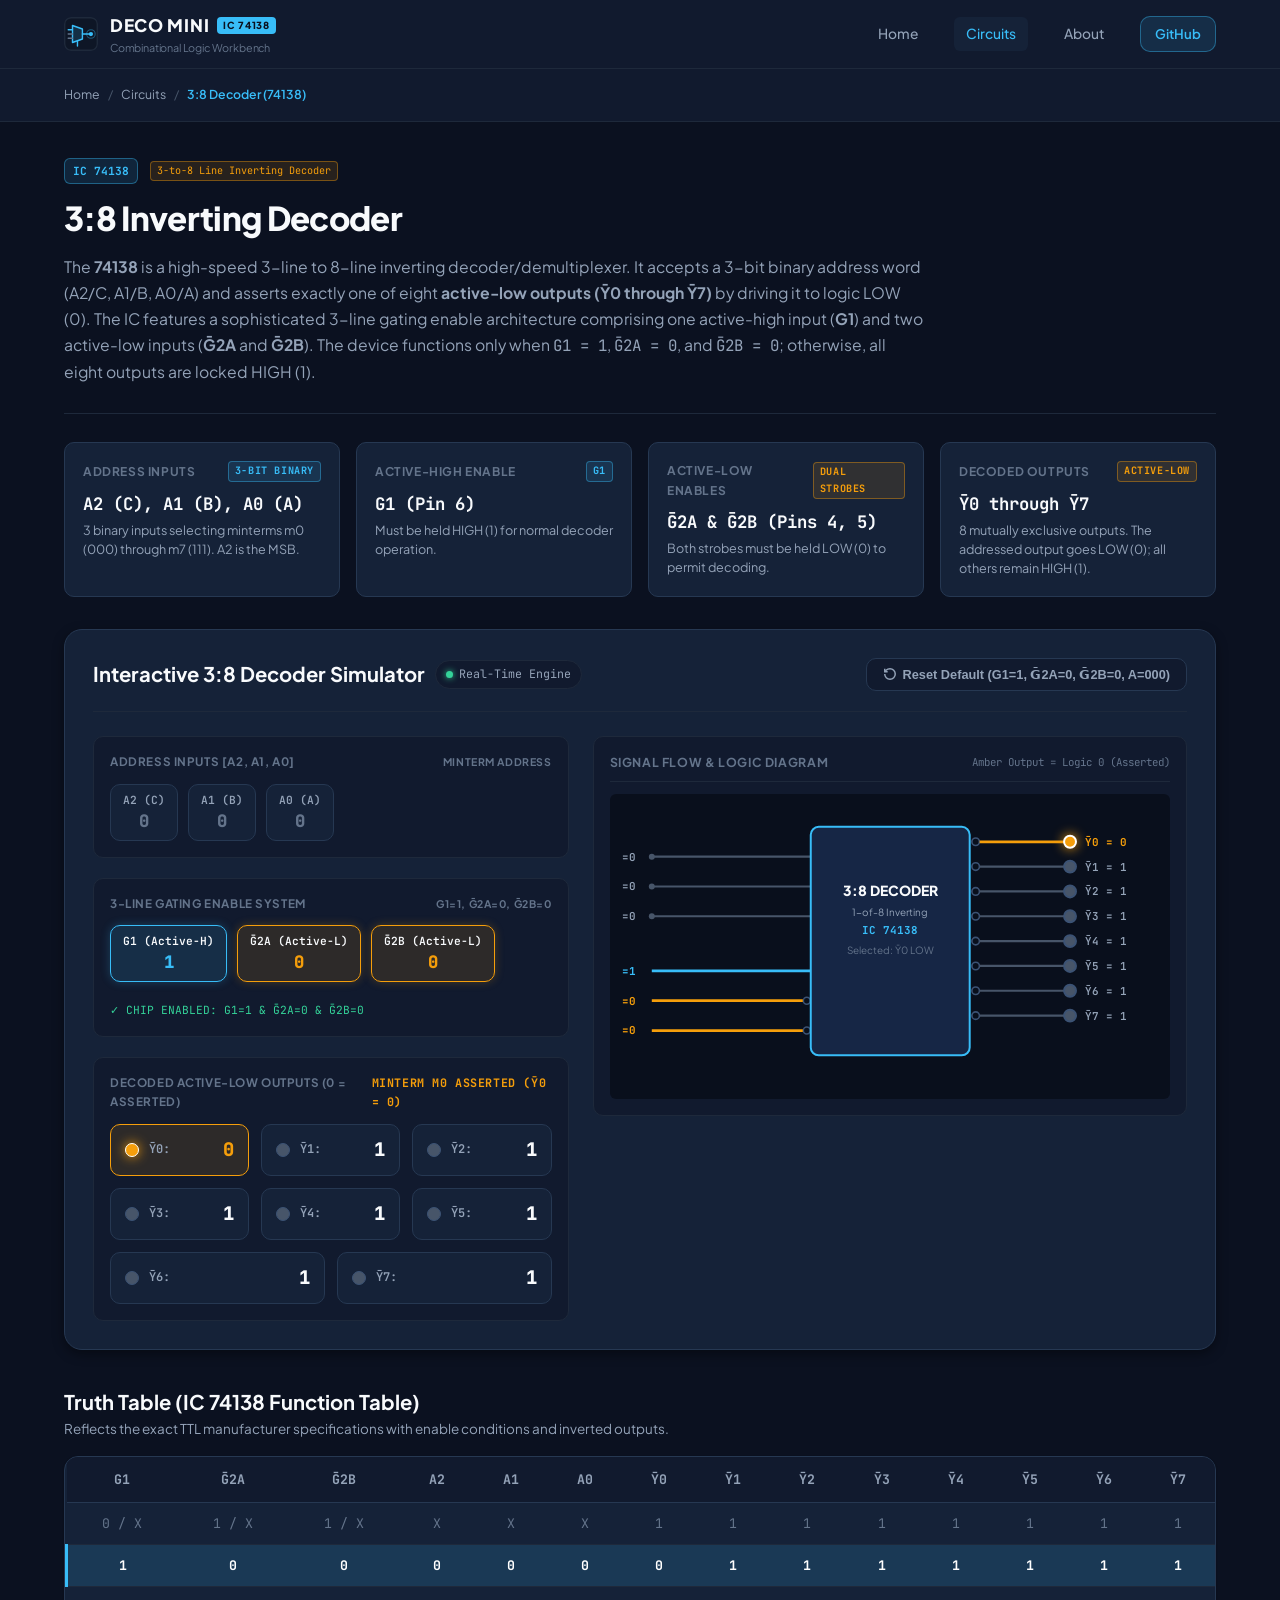
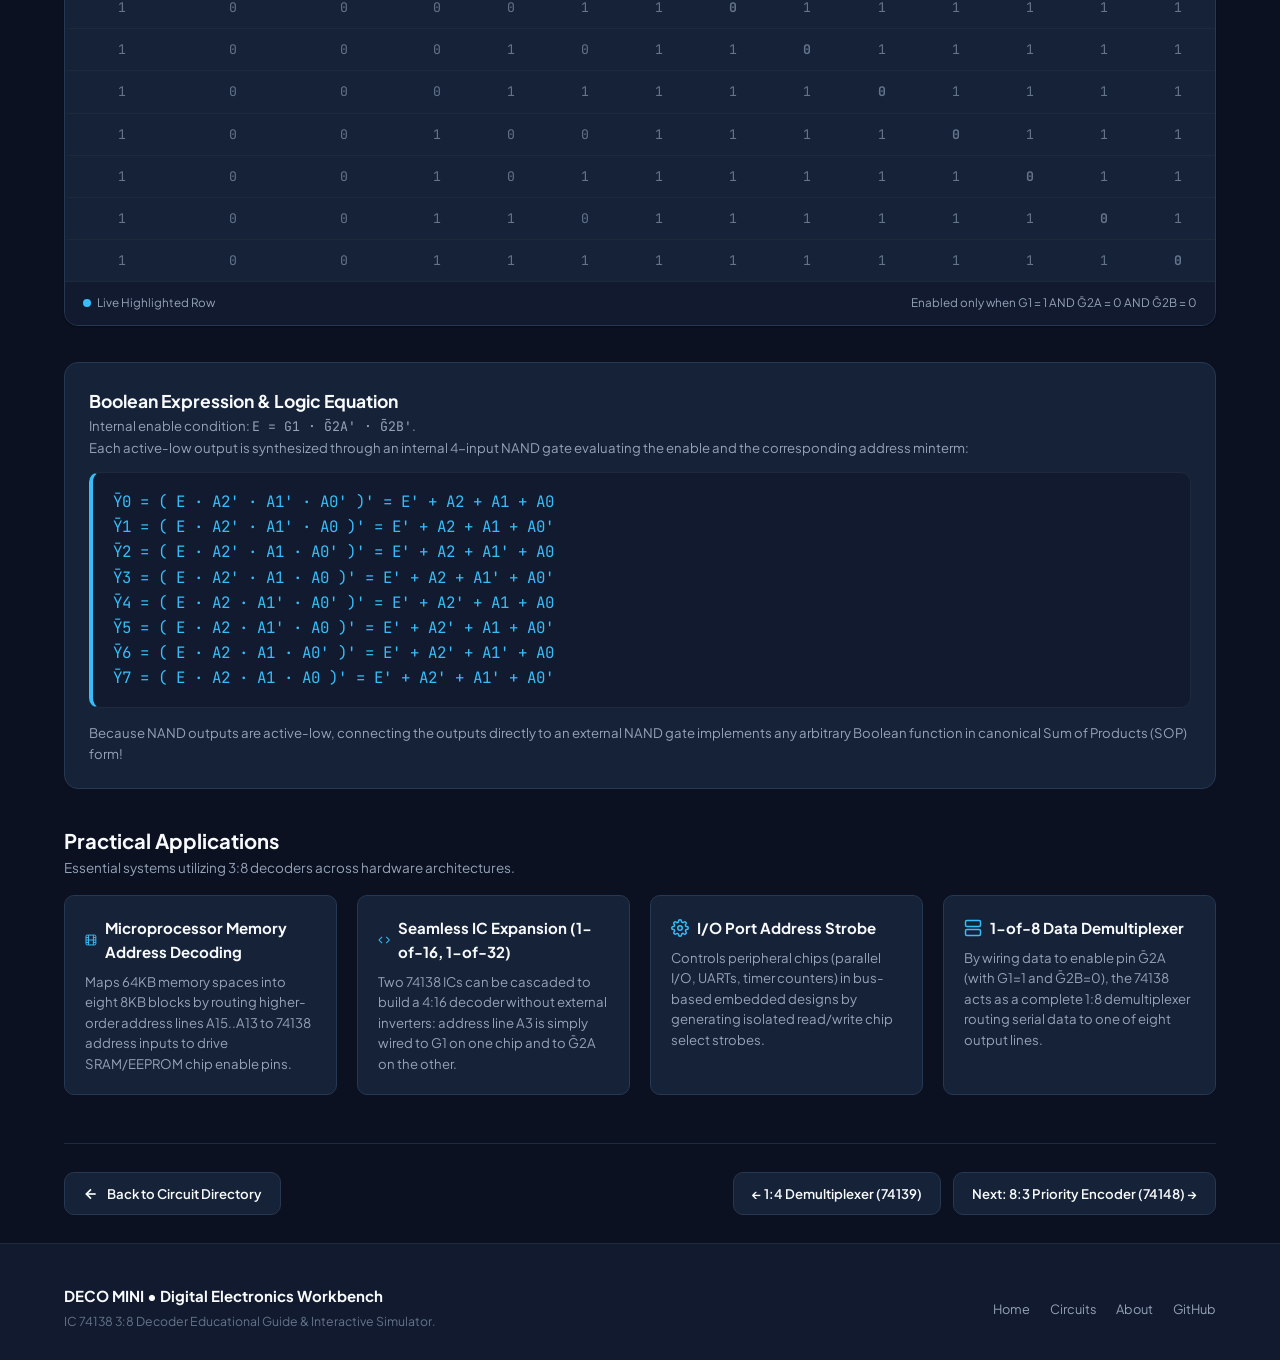
<file: pages/decoder-3-8.html>
<!DOCTYPE html>
<html lang="en">
<head>
  <meta charset="UTF-8" />
  <meta name="viewport" content="width=device-width, initial-scale=1.0" />
  <title>3:8 Inverting Decoder (IC 74138) — DECO MINI</title>
  <meta name="description" content="Interactive 3:8 Decoder simulation, logic equations, truth table, and 3-line gating enable details for IC 74138." />
  
  <link rel="preconnect" href="https://fonts.googleapis.com" />
  <link rel="preconnect" href="https://fonts.gstatic.com" crossorigin />
  <link href="https://fonts.googleapis.com/css2?family=JetBrains+Mono:wght@400;500;600;700&family=Plus+Jakarta+Sans:wght@400;500;600;700;800&display=swap" rel="stylesheet" />

  <link rel="stylesheet" href="../css/style.css" />
  <link rel="icon" type="image/svg+xml" href="../assets/logo.svg" />
</head>
<body>

  <!-- Top Navigation Bar -->
  <header class="site-header">
    <div class="container nav-container">
      <a href="../index.html" class="brand">
        <img src="../assets/logo.svg" alt="DECO MINI Logo" />
        <div class="brand-meta">
          <span class="brand-name">
            DECO MINI
            <span class="brand-badge">IC 74138</span>
          </span>
          <span class="brand-tagline">Combinational Logic Workbench</span>
        </div>
      </a>

      <button class="mobile-menu-toggle" aria-label="Toggle navigation menu" aria-expanded="false">
        <svg width="24" height="24" viewBox="0 0 24 24" fill="none" stroke="currentColor" stroke-width="2" stroke-linecap="round" stroke-linejoin="round">
          <line x1="3" y1="12" x2="21" y2="12"></line>
          <line x1="3" y1="6" x2="21" y2="6"></line>
          <line x1="3" y1="18" x2="21" y2="18"></line>
        </svg>
      </button>

      <nav class="main-nav">
        <a href="../index.html" class="nav-link">Home</a>
        <a href="../index.html#circuits" class="nav-link active">Circuits</a>
        <a href="../index.html#about" class="nav-link">About</a>
        <a href="https://github.com/switchd2/Deco--Mini-" target="_blank" rel="noopener noreferrer" class="nav-btn">
          GitHub
        </a>
      </nav>
    </div>
  </header>

  <!-- Breadcrumbs -->
  <div class="breadcrumb-wrap">
    <div class="container breadcrumbs">
      <a href="../index.html">Home</a>
      <span class="separator">/</span>
      <a href="../index.html#circuits">Circuits</a>
      <span class="separator">/</span>
      <span class="current">3:8 Decoder (74138)</span>
    </div>
  </div>

  <main class="container">
    <!-- 1. Title and IC Number & 2. Introduction and Working Principle -->
    <section class="circuit-header">
      <div class="circuit-header-top">
        <span class="ic-badge">IC 74138</span>
        <span class="badge-active-low">3-to-8 Line Inverting Decoder</span>
      </div>
      <h1>3:8 Inverting Decoder</h1>
      <p class="circuit-principle">
        The <strong>74138</strong> is a high-speed 3-line to 8-line inverting decoder/demultiplexer. 
        It accepts a 3-bit binary address word (A2/C, A1/B, A0/A) and asserts exactly one of eight 
        <strong>active-low outputs (Ȳ0 through Ȳ7)</strong> by driving it to logic LOW (0). 
        The IC features a sophisticated 3-line gating enable architecture comprising one active-high input (<strong>G1</strong>) 
        and two active-low inputs (<strong>Ḡ2A</strong> and <strong>Ḡ2B</strong>). The device functions only when 
        <code>G1 = 1</code>, <code>Ḡ2A = 0</code>, and <code>Ḡ2B = 0</code>; otherwise, all eight outputs are locked HIGH (1).
      </p>
    </section>

    <!-- 3. Technical Details Grid -->
    <section class="pin-details-grid">
      <div class="pin-detail-card">
        <h4>Address Inputs <span class="badge-active-high">3-bit Binary</span></h4>
        <div class="pin-title">A2 (C), A1 (B), A0 (A)</div>
        <p>3 binary inputs selecting minterms m0 (000) through m7 (111). A2 is the MSB.</p>
      </div>

      <div class="pin-detail-card">
        <h4>Active-High Enable <span class="badge-active-high">G1</span></h4>
        <div class="pin-title">G1 (Pin 6)</div>
        <p>Must be held HIGH (1) for normal decoder operation.</p>
      </div>

      <div class="pin-detail-card">
        <h4>Active-Low Enables <span class="badge-active-low">Dual Strobes</span></h4>
        <div class="pin-title">Ḡ2A &amp; Ḡ2B (Pins 4, 5)</div>
        <p>Both strobes must be held LOW (0) to permit decoding.</p>
      </div>

      <div class="pin-detail-card">
        <h4>Decoded Outputs <span class="badge-active-low">Active-Low</span></h4>
        <div class="pin-title">Ȳ0 through Ȳ7</div>
        <p>8 mutually exclusive outputs. The addressed output goes LOW (0); all others remain HIGH (1).</p>
      </div>
    </section>

    <!-- 7. Interactive Simulation & 4. Logic Diagram -->
    <section class="sim-workspace">
      <div class="sim-header">
        <div class="sim-header-title">
          <h2>Interactive 3:8 Decoder Simulator</h2>
          <span class="sim-status-pill">
            <span class="status-dot"></span>
            Real-Time Engine
          </span>
        </div>
        <button type="button" class="sim-btn-reset" onclick="resetDecoder()">
          <svg width="14" height="14" viewBox="0 0 24 24" fill="none" stroke="currentColor" stroke-width="2.5">
            <path d="M3 12a9 9 0 1 0 9-9 9.75 9.75 0 0 0-6.74 2.74L3 8"></path>
            <path d="M3 3v5h5"></path>
          </svg>
          Reset Default (G1=1, Ḡ2A=0, Ḡ2B=0, A=000)
        </button>
      </div>

      <div class="sim-main-grid">
        <!-- Input & Select Controls Left -->
        <div class="sim-controls-panel">
          <div class="control-group">
            <div class="control-group-title">
              <span>Address Inputs [A2, A1, A0]</span>
              <span style="font-size:0.7rem; color:var(--text-muted);">Minterm Address</span>
            </div>
            <div class="switches-row" id="decoder-addr-switches"></div>
          </div>

          <div class="control-group">
            <div class="control-group-title">
              <span>3-Line Gating Enable System</span>
              <span style="font-size:0.7rem; color:var(--text-muted);">G1=1, Ḡ2A=0, Ḡ2B=0</span>
            </div>
            <div class="switches-row" id="decoder-enable-switches"></div>
          </div>

          <!-- Outputs Display -->
          <div class="sim-outputs-panel">
            <div class="control-group-title">
              <span>Decoded Active-Low Outputs (0 = Asserted)</span>
              <span id="decoder-sel-label" style="color:var(--sig-active-low); font-family:var(--font-mono);"></span>
            </div>
            <div class="outputs-display-grid">
              <div class="output-pill" id="decoder-pill-y0">
                <span class="led-indicator" id="decoder-led-y0"></span>
                <span class="out-name">Ȳ0:</span>
                <span class="out-val" id="decoder-val-y0">0</span>
              </div>
              <div class="output-pill" id="decoder-pill-y1">
                <span class="led-indicator" id="decoder-led-y1"></span>
                <span class="out-name">Ȳ1:</span>
                <span class="out-val" id="decoder-val-y1">1</span>
              </div>
              <div class="output-pill" id="decoder-pill-y2">
                <span class="led-indicator" id="decoder-led-y2"></span>
                <span class="out-name">Ȳ2:</span>
                <span class="out-val" id="decoder-val-y2">1</span>
              </div>
              <div class="output-pill" id="decoder-pill-y3">
                <span class="led-indicator" id="decoder-led-y3"></span>
                <span class="out-name">Ȳ3:</span>
                <span class="out-val" id="decoder-val-y3">1</span>
              </div>
              <div class="output-pill" id="decoder-pill-y4">
                <span class="led-indicator" id="decoder-led-y4"></span>
                <span class="out-name">Ȳ4:</span>
                <span class="out-val" id="decoder-val-y4">1</span>
              </div>
              <div class="output-pill" id="decoder-pill-y5">
                <span class="led-indicator" id="decoder-led-y5"></span>
                <span class="out-name">Ȳ5:</span>
                <span class="out-val" id="decoder-val-y5">1</span>
              </div>
              <div class="output-pill" id="decoder-pill-y6">
                <span class="led-indicator" id="decoder-led-y6"></span>
                <span class="out-name">Ȳ6:</span>
                <span class="out-val" id="decoder-val-y6">1</span>
              </div>
              <div class="output-pill" id="decoder-pill-y7">
                <span class="led-indicator" id="decoder-led-y7"></span>
                <span class="out-name">Ȳ7:</span>
                <span class="out-val" id="decoder-val-y7">1</span>
              </div>
            </div>
          </div>
        </div>

        <!-- Logic Schematic Diagram Right -->
        <div class="schematic-box">
          <div class="schematic-toolbar">
            <span class="schematic-title">Signal Flow &amp; Logic Diagram</span>
            <span style="font-size:0.72rem; color:var(--text-muted); font-family:var(--font-mono);">Amber Output = Logic 0 (Asserted)</span>
          </div>
          <div class="schematic-svg-wrap" id="decoder-schematic-svg"></div>
        </div>
      </div>
    </section>

    <!-- 5. Truth Table -->
    <section class="panel-section">
      <div class="panel-header">
        <h3>Truth Table (IC 74138 Function Table)</h3>
        <p>Reflects the exact TTL manufacturer specifications with enable conditions and inverted outputs.</p>
      </div>
      <div class="table-responsive">
        <table class="truth-table" id="decoder-table">
          <thead>
            <tr>
              <th>G1</th>
              <th>Ḡ2A</th>
              <th>Ḡ2B</th>
              <th>A2</th>
              <th>A1</th>
              <th>A0</th>
              <th>Ȳ0</th><th>Ȳ1</th><th>Ȳ2</th><th>Ȳ3</th><th>Ȳ4</th><th>Ȳ5</th><th>Ȳ6</th><th>Ȳ7</th>
            </tr>
          </thead>
          <tbody>
            <tr>
              <td>0 / X</td><td>1 / X</td><td>1 / X</td>
              <td>X</td><td>X</td><td>X</td>
              <td>1</td><td>1</td><td>1</td><td>1</td><td>1</td><td>1</td><td>1</td><td>1</td>
            </tr>
            <tr>
              <td>1</td><td>0</td><td>0</td>
              <td>0</td><td>0</td><td>0</td>
              <td><strong>0</strong></td><td>1</td><td>1</td><td>1</td><td>1</td><td>1</td><td>1</td><td>1</td>
            </tr>
            <tr>
              <td>1</td><td>0</td><td>0</td>
              <td>0</td><td>0</td><td>1</td>
              <td>1</td><td><strong>0</strong></td><td>1</td><td>1</td><td>1</td><td>1</td><td>1</td><td>1</td>
            </tr>
            <tr>
              <td>1</td><td>0</td><td>0</td>
              <td>0</td><td>1</td><td>0</td>
              <td>1</td><td>1</td><td><strong>0</strong></td><td>1</td><td>1</td><td>1</td><td>1</td><td>1</td>
            </tr>
            <tr>
              <td>1</td><td>0</td><td>0</td>
              <td>0</td><td>1</td><td>1</td>
              <td>1</td><td>1</td><td>1</td><td><strong>0</strong></td><td>1</td><td>1</td><td>1</td><td>1</td>
            </tr>
            <tr>
              <td>1</td><td>0</td><td>0</td>
              <td>1</td><td>0</td><td>0</td>
              <td>1</td><td>1</td><td>1</td><td>1</td><td><strong>0</strong></td><td>1</td><td>1</td><td>1</td>
            </tr>
            <tr>
              <td>1</td><td>0</td><td>0</td>
              <td>1</td><td>0</td><td>1</td>
              <td>1</td><td>1</td><td>1</td><td>1</td><td>1</td><td><strong>0</strong></td><td>1</td><td>1</td>
            </tr>
            <tr>
              <td>1</td><td>0</td><td>0</td>
              <td>1</td><td>1</td><td>0</td>
              <td>1</td><td>1</td><td>1</td><td>1</td><td>1</td><td>1</td><td><strong>0</strong></td><td>1</td>
            </tr>
            <tr>
              <td>1</td><td>0</td><td>0</td>
              <td>1</td><td>1</td><td>1</td>
              <td>1</td><td>1</td><td>1</td><td>1</td><td>1</td><td>1</td><td>1</td><td><strong>0</strong></td>
            </tr>
          </tbody>
        </table>
        <div class="table-legend">
          <span><span class="legend-dot"></span> Live Highlighted Row</span>
          <span style="margin-left:auto;">Enabled only when G1 = 1 AND Ḡ2A = 0 AND Ḡ2B = 0</span>
        </div>
      </div>
    </section>

    <!-- 6. Boolean Expression -->
    <section class="panel-section">
      <div class="equation-card">
        <h3>Boolean Expression &amp; Logic Equation</h3>
        <p class="equation-note">
          Internal enable condition: <code>E = G1 · Ḡ2A' · Ḡ2B'</code>.<br />
          Each active-low output is synthesized through an internal 4-input NAND gate evaluating the enable and the corresponding address minterm:
        </p>
        <div class="equation-box">
          Ȳ0 = ( E · A2' · A1' · A0' )' = E' + A2 + A1 + A0<br />
          Ȳ1 = ( E · A2' · A1' · A0  )' = E' + A2 + A1 + A0'<br />
          Ȳ2 = ( E · A2' · A1  · A0' )' = E' + A2 + A1' + A0<br />
          Ȳ3 = ( E · A2' · A1  · A0  )' = E' + A2 + A1' + A0'<br />
          Ȳ4 = ( E · A2  · A1' · A0' )' = E' + A2' + A1 + A0<br />
          Ȳ5 = ( E · A2  · A1' · A0  )' = E' + A2' + A1 + A0'<br />
          Ȳ6 = ( E · A2  · A1  · A0' )' = E' + A2' + A1' + A0<br />
          Ȳ7 = ( E · A2  · A1  · A0  )' = E' + A2' + A1' + A0'
        </div>
        <p class="equation-note">
          Because NAND outputs are active-low, connecting the outputs directly to an external NAND gate implements any arbitrary Boolean function in canonical Sum of Products (SOP) form!
        </p>
      </div>
    </section>

    <!-- 8. Practical Applications -->
    <section class="panel-section">
      <div class="panel-header">
        <h3>Practical Applications</h3>
        <p>Essential systems utilizing 3:8 decoders across hardware architectures.</p>
      </div>
      <div class="apps-grid">
        <div class="app-card">
          <h4>
            <svg width="18" height="18" viewBox="0 0 24 24" fill="none" stroke="currentColor" stroke-width="2">
              <rect x="2" y="2" width="20" height="20" rx="2.18" ry="2.18"></rect>
              <line x1="7" y1="2" x2="7" y2="22"></line>
              <line x1="17" y1="2" x2="17" y2="22"></line>
              <line x1="2" y1="12" x2="22" y2="12"></line>
              <line x1="2" y1="7" x2="7" y2="7"></line>
              <line x1="2" y1="17" x2="7" y2="17"></line>
              <line x1="17" y1="17" x2="22" y2="17"></line>
              <line x1="17" y1="7" x2="22" y2="7"></line>
            </svg>
            Microprocessor Memory Address Decoding
          </h4>
          <p>Maps 64KB memory spaces into eight 8KB blocks by routing higher-order address lines A15..A13 to 74138 address inputs to drive SRAM/EEPROM chip enable pins.</p>
        </div>

        <div class="app-card">
          <h4>
            <svg width="18" height="18" viewBox="0 0 24 24" fill="none" stroke="currentColor" stroke-width="2">
              <polyline points="16 18 22 12 16 6"></polyline>
              <polyline points="8 6 2 12 8 18"></polyline>
            </svg>
            Seamless IC Expansion (1-of-16, 1-of-32)
          </h4>
          <p>Two 74138 ICs can be cascaded to build a 4:16 decoder without external inverters: address line A3 is simply wired to G1 on one chip and to Ḡ2A on the other.</p>
        </div>

        <div class="app-card">
          <h4>
            <svg width="18" height="18" viewBox="0 0 24 24" fill="none" stroke="currentColor" stroke-width="2">
              <circle cx="12" cy="12" r="3"></circle>
              <path d="M19.4 15a1.65 1.65 0 0 0 .33 1.82l.06.06a2 2 0 0 1 0 2.83 2 2 0 0 1-2.83 0l-.06-.06a1.65 1.65 0 0 0-1.82-.33 1.65 1.65 0 0 0-1 1.51V21a2 2 0 0 1-2 2 2 2 0 0 1-2-2v-.09A1.65 1.65 0 0 0 9 19.4a1.65 1.65 0 0 0-1.82.33l-.06.06a2 2 0 0 1-2.83 0 2 2 0 0 1 0-2.83l.06-.06a1.65 1.65 0 0 0 .33-1.82 1.65 1.65 0 0 0-1.51-1H3a2 2 0 0 1-2-2 2 2 0 0 1 2-2h.09A1.65 1.65 0 0 0 4.6 9a1.65 1.65 0 0 0-.33-1.82l-.06-.06a2 2 0 0 1 0-2.83 2 2 0 0 1 2.83 0l.06.06a1.65 1.65 0 0 0 1.82.33H9a1.65 1.65 0 0 0 1-1.51V3a2 2 0 0 1 2-2 2 2 0 0 1 2 2v.09a1.65 1.65 0 0 0 1 1.51 1.65 1.65 0 0 0 1.82-.33l.06-.06a2 2 0 0 1 2.83 0 2 2 0 0 1 0 2.83l-.06.06a1.65 1.65 0 0 0-.33 1.82V9a1.65 1.65 0 0 0 1.51 1H21a2 2 0 0 1 2 2 2 2 0 0 1-2 2h-.09a1.65 1.65 0 0 0-1.51 1z"></path>
            </svg>
            I/O Port Address Strobe
          </h4>
          <p>Controls peripheral chips (parallel I/O, UARTs, timer counters) in bus-based embedded designs by generating isolated read/write chip select strobes.</p>
        </div>

        <div class="app-card">
          <h4>
            <svg width="18" height="18" viewBox="0 0 24 24" fill="none" stroke="currentColor" stroke-width="2">
              <rect x="2" y="2" width="20" height="8" rx="2" ry="2"></rect>
              <rect x="2" y="14" width="20" height="8" rx="2" ry="2"></rect>
              <line x1="6" y1="6" x2="6.01" y2="6"></line>
              <line x1="6" y1="18" x2="6.01" y2="18"></line>
            </svg>
            1-of-8 Data Demultiplexer
          </h4>
          <p>By wiring data to enable pin Ḡ2A (with G1=1 and Ḡ2B=0), the 74138 acts as a complete 1:8 demultiplexer routing serial data to one of eight output lines.</p>
        </div>
      </div>
    </section>

    <!-- 9. Navigation Back to Directory & Next Circuit -->
    <nav class="circuit-nav-bar">
      <a href="../index.html#circuits" class="circuit-nav-link">
        <svg width="16" height="16" viewBox="0 0 24 24" fill="none" stroke="currentColor" stroke-width="2.5">
          <line x1="19" y1="12" x2="5" y2="12"></line>
          <polyline points="12 19 5 12 12 5"></polyline>
        </svg>
        Back to Circuit Directory
      </a>

      <div style="display:flex; gap:12px; flex-wrap:wrap;">
        <a href="demux-1-4.html" class="circuit-nav-link">
          ← 1:4 Demultiplexer (74139)
        </a>
        <a href="encoder-8-3.html" class="circuit-nav-link">
          Next: 8:3 Priority Encoder (74148) →
        </a>
      </div>
    </nav>
  </main>

  <!-- Footer -->
  <footer class="site-footer">
    <div class="container footer-content">
      <div>
        <div class="footer-brand">DECO MINI • Digital Electronics Workbench</div>
        <div class="footer-desc">IC 74138 3:8 Decoder Educational Guide &amp; Interactive Simulator.</div>
      </div>
      <ul class="footer-links">
        <li><a href="../index.html">Home</a></li>
        <li><a href="../index.html#circuits">Circuits</a></li>
        <li><a href="../index.html#about">About</a></li>
        <li><a href="https://github.com/switchd2/Deco--Mini-" target="_blank" rel="noopener noreferrer">GitHub</a></li>
      </ul>
    </div>
  </footer>

  <script src="../js/main.js"></script>
  <script src="../js/decoder.js"></script>
  <script>
    document.addEventListener("DOMContentLoaded", () => {
      initDecoder();
    });
  </script>
</body>
</html>
</file>
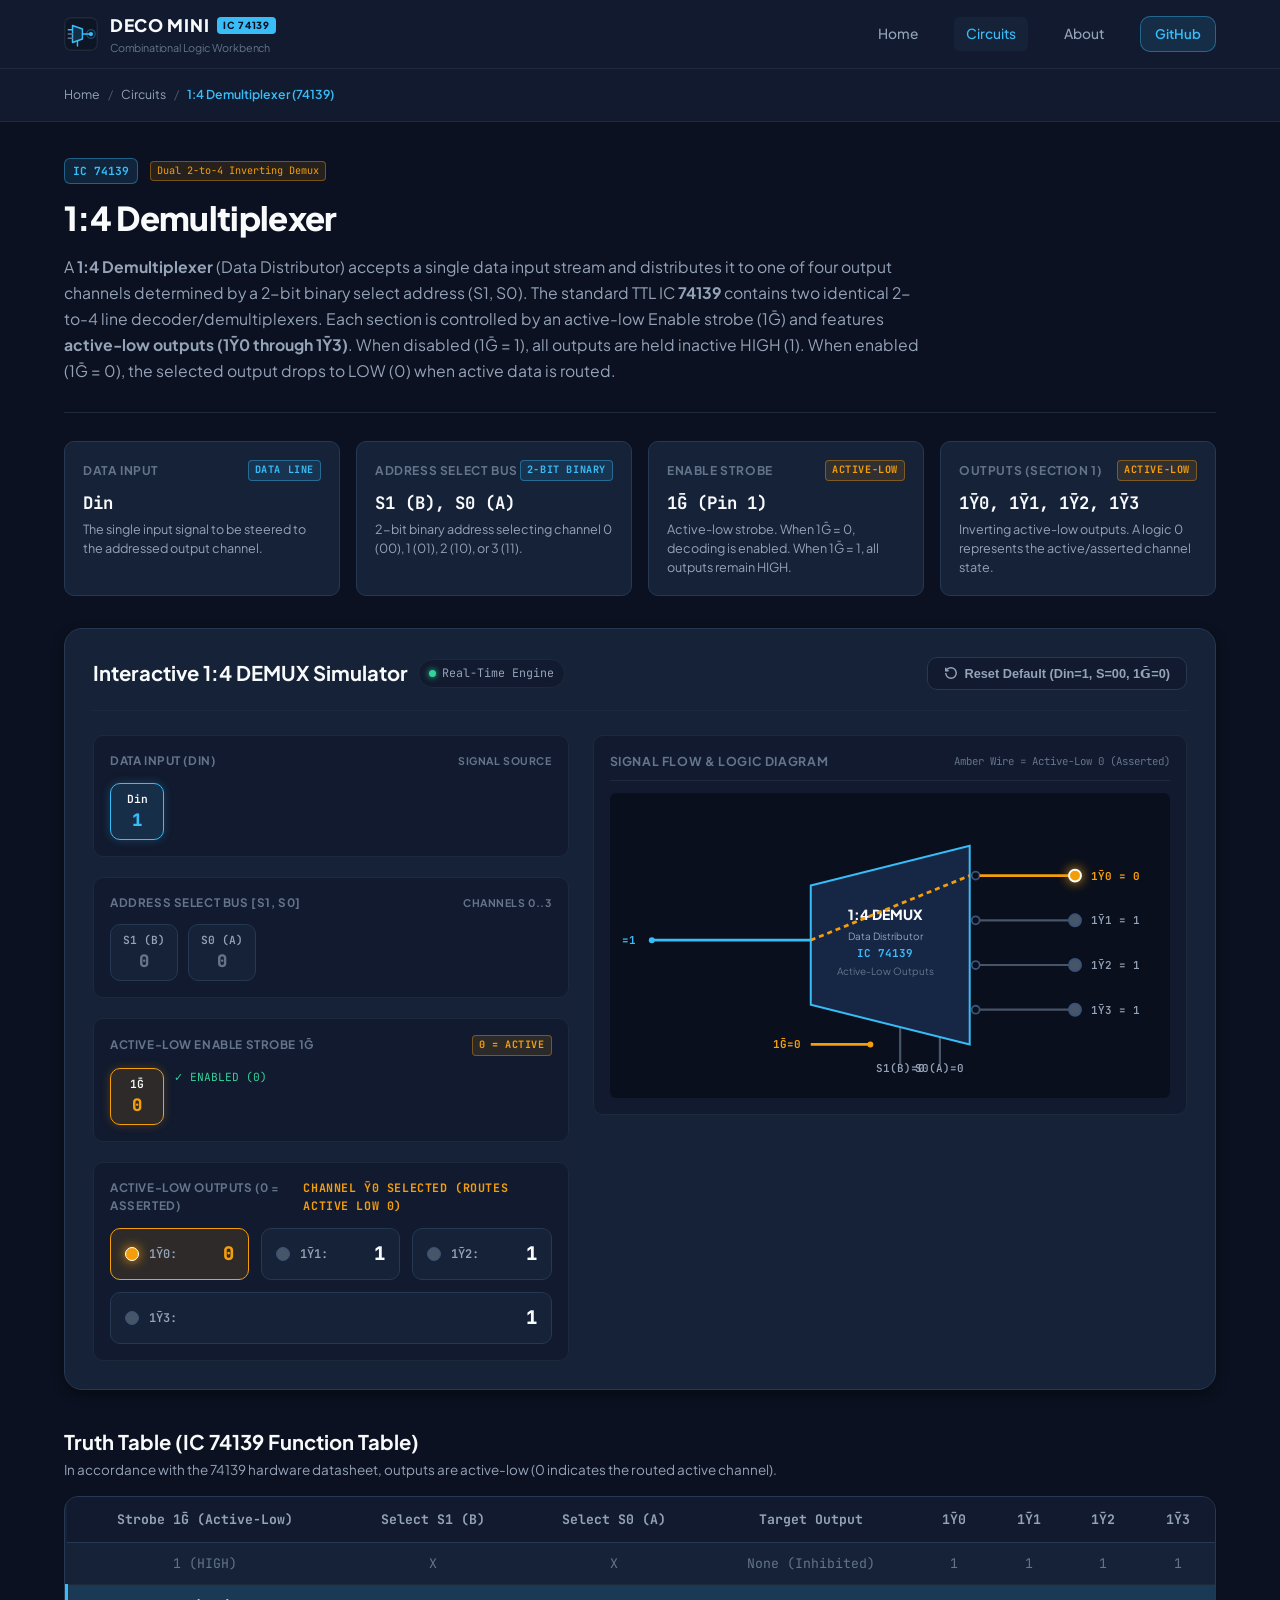
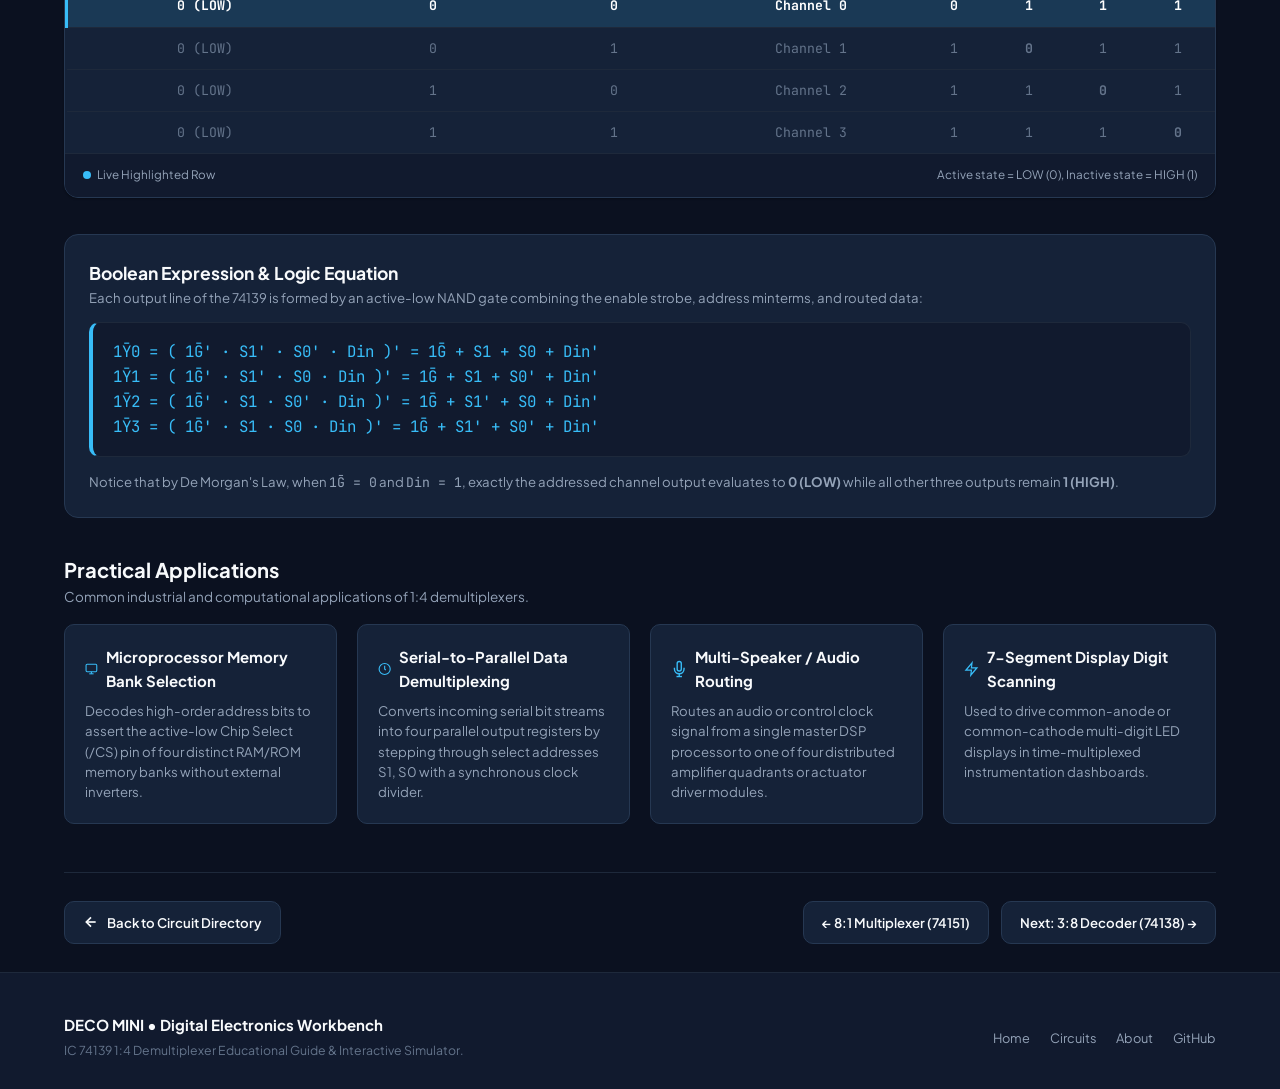
<file: pages/demux-1-4.html>
<!DOCTYPE html>
<html lang="en">
<head>
  <meta charset="UTF-8" />
  <meta name="viewport" content="width=device-width, initial-scale=1.0" />
  <title>1:4 Demultiplexer (IC 74139) — DECO MINI</title>
  <meta name="description" content="Interactive 1:4 Demultiplexer simulation, logic equations, truth table, and active-low pinout details for IC 74139." />
  
  <link rel="preconnect" href="https://fonts.googleapis.com" />
  <link rel="preconnect" href="https://fonts.gstatic.com" crossorigin />
  <link href="https://fonts.googleapis.com/css2?family=JetBrains+Mono:wght@400;500;600;700&family=Plus+Jakarta+Sans:wght@400;500;600;700;800&display=swap" rel="stylesheet" />

  <link rel="stylesheet" href="../css/style.css" />
  <link rel="icon" type="image/svg+xml" href="../assets/logo.svg" />
</head>
<body>

  <!-- Top Navigation Bar -->
  <header class="site-header">
    <div class="container nav-container">
      <a href="../index.html" class="brand">
        <img src="../assets/logo.svg" alt="DECO MINI Logo" />
        <div class="brand-meta">
          <span class="brand-name">
            DECO MINI
            <span class="brand-badge">IC 74139</span>
          </span>
          <span class="brand-tagline">Combinational Logic Workbench</span>
        </div>
      </a>

      <button class="mobile-menu-toggle" aria-label="Toggle navigation menu" aria-expanded="false">
        <svg width="24" height="24" viewBox="0 0 24 24" fill="none" stroke="currentColor" stroke-width="2" stroke-linecap="round" stroke-linejoin="round">
          <line x1="3" y1="12" x2="21" y2="12"></line>
          <line x1="3" y1="6" x2="21" y2="6"></line>
          <line x1="3" y1="18" x2="21" y2="18"></line>
        </svg>
      </button>

      <nav class="main-nav">
        <a href="../index.html" class="nav-link">Home</a>
        <a href="../index.html#circuits" class="nav-link active">Circuits</a>
        <a href="../index.html#about" class="nav-link">About</a>
        <a href="https://github.com/switchd2/Deco--Mini-" target="_blank" rel="noopener noreferrer" class="nav-btn">
          GitHub
        </a>
      </nav>
    </div>
  </header>

  <!-- Breadcrumbs -->
  <div class="breadcrumb-wrap">
    <div class="container breadcrumbs">
      <a href="../index.html">Home</a>
      <span class="separator">/</span>
      <a href="../index.html#circuits">Circuits</a>
      <span class="separator">/</span>
      <span class="current">1:4 Demultiplexer (74139)</span>
    </div>
  </div>

  <main class="container">
    <!-- 1. Title and IC Number & 2. Introduction and Working Principle -->
    <section class="circuit-header">
      <div class="circuit-header-top">
        <span class="ic-badge">IC 74139</span>
        <span class="badge-active-low">Dual 2-to-4 Inverting Demux</span>
      </div>
      <h1>1:4 Demultiplexer</h1>
      <p class="circuit-principle">
        A <strong>1:4 Demultiplexer</strong> (Data Distributor) accepts a single data input stream and distributes it to one of four output channels 
        determined by a 2-bit binary select address (S1, S0). The standard TTL IC <strong>74139</strong> contains two identical 2-to-4 line decoder/demultiplexers. 
        Each section is controlled by an active-low Enable strobe (1Ḡ) and features <strong>active-low outputs (1Ȳ0 through 1Ȳ3)</strong>. 
        When disabled (1Ḡ = 1), all outputs are held inactive HIGH (1). When enabled (1Ḡ = 0), the selected output drops to LOW (0) when active data is routed.
      </p>
    </section>

    <!-- 3. Technical Details Grid -->
    <section class="pin-details-grid">
      <div class="pin-detail-card">
        <h4>Data Input <span class="badge-active-high">Data Line</span></h4>
        <div class="pin-title">Din</div>
        <p>The single input signal to be steered to the addressed output channel.</p>
      </div>

      <div class="pin-detail-card">
        <h4>Address Select Bus <span class="badge-active-high">2-bit Binary</span></h4>
        <div class="pin-title">S1 (B), S0 (A)</div>
        <p>2-bit binary address selecting channel 0 (00), 1 (01), 2 (10), or 3 (11).</p>
      </div>

      <div class="pin-detail-card">
        <h4>Enable Strobe <span class="badge-active-low">Active-Low</span></h4>
        <div class="pin-title">1Ḡ (Pin 1)</div>
        <p>Active-low strobe. When 1Ḡ = 0, decoding is enabled. When 1Ḡ = 1, all outputs remain HIGH.</p>
      </div>

      <div class="pin-detail-card">
        <h4>Outputs (Section 1) <span class="badge-active-low">Active-Low</span></h4>
        <div class="pin-title">1Ȳ0, 1Ȳ1, 1Ȳ2, 1Ȳ3</div>
        <p>Inverting active-low outputs. A logic 0 represents the active/asserted channel state.</p>
      </div>
    </section>

    <!-- 7. Interactive Simulation & 4. Logic Diagram -->
    <section class="sim-workspace">
      <div class="sim-header">
        <div class="sim-header-title">
          <h2>Interactive 1:4 DEMUX Simulator</h2>
          <span class="sim-status-pill">
            <span class="status-dot"></span>
            Real-Time Engine
          </span>
        </div>
        <button type="button" class="sim-btn-reset" onclick="resetDemux()">
          <svg width="14" height="14" viewBox="0 0 24 24" fill="none" stroke="currentColor" stroke-width="2.5">
            <path d="M3 12a9 9 0 1 0 9-9 9.75 9.75 0 0 0-6.74 2.74L3 8"></path>
            <path d="M3 3v5h5"></path>
          </svg>
          Reset Default (Din=1, S=00, 1Ḡ=0)
        </button>
      </div>

      <div class="sim-main-grid">
        <!-- Input & Select Controls Left -->
        <div class="sim-controls-panel">
          <div class="control-group">
            <div class="control-group-title">
              <span>Data Input (Din)</span>
              <span style="font-size:0.7rem; color:var(--text-muted);">Signal Source</span>
            </div>
            <div class="switches-row" id="demux-data-switch"></div>
          </div>

          <div class="control-group">
            <div class="control-group-title">
              <span>Address Select Bus [S1, S0]</span>
              <span style="font-size:0.7rem; color:var(--text-muted);">Channels 0..3</span>
            </div>
            <div class="switches-row" id="demux-select-switches"></div>
          </div>

          <div class="control-group">
            <div class="control-group-title">
              <span>Active-Low Enable Strobe 1Ḡ</span>
              <span class="badge-active-low">0 = Active</span>
            </div>
            <div class="switches-row" id="demux-enable-switch"></div>
          </div>

          <!-- Outputs Display -->
          <div class="sim-outputs-panel">
            <div class="control-group-title">
              <span>Active-Low Outputs (0 = Asserted)</span>
              <span id="demux-sel-label" style="color:var(--sig-active-low); font-family:var(--font-mono);"></span>
            </div>
            <div class="outputs-display-grid">
              <div class="output-pill" id="demux-pill-y0">
                <span class="led-indicator" id="demux-led-y0"></span>
                <span class="out-name">1Ȳ0:</span>
                <span class="out-val" id="demux-val-y0">1</span>
              </div>
              <div class="output-pill" id="demux-pill-y1">
                <span class="led-indicator" id="demux-led-y1"></span>
                <span class="out-name">1Ȳ1:</span>
                <span class="out-val" id="demux-val-y1">1</span>
              </div>
              <div class="output-pill" id="demux-pill-y2">
                <span class="led-indicator" id="demux-led-y2"></span>
                <span class="out-name">1Ȳ2:</span>
                <span class="out-val" id="demux-val-y2">1</span>
              </div>
              <div class="output-pill" id="demux-pill-y3">
                <span class="led-indicator" id="demux-led-y3"></span>
                <span class="out-name">1Ȳ3:</span>
                <span class="out-val" id="demux-val-y3">1</span>
              </div>
            </div>
          </div>
        </div>

        <!-- Logic Schematic Diagram Right -->
        <div class="schematic-box">
          <div class="schematic-toolbar">
            <span class="schematic-title">Signal Flow &amp; Logic Diagram</span>
            <span style="font-size:0.72rem; color:var(--text-muted); font-family:var(--font-mono);">Amber Wire = Active-Low 0 (Asserted)</span>
          </div>
          <div class="schematic-svg-wrap" id="demux-schematic-svg"></div>
        </div>
      </div>
    </section>

    <!-- 5. Truth Table -->
    <section class="panel-section">
      <div class="panel-header">
        <h3>Truth Table (IC 74139 Function Table)</h3>
        <p>In accordance with the 74139 hardware datasheet, outputs are active-low (0 indicates the routed active channel).</p>
      </div>
      <div class="table-responsive">
        <table class="truth-table" id="demux-table">
          <thead>
            <tr>
              <th>Strobe 1Ḡ (Active-Low)</th>
              <th>Select S1 (B)</th>
              <th>Select S0 (A)</th>
              <th>Target Output</th>
              <th>1Ȳ0</th>
              <th>1Ȳ1</th>
              <th>1Ȳ2</th>
              <th>1Ȳ3</th>
            </tr>
          </thead>
          <tbody>
            <tr>
              <td>1 (HIGH)</td>
              <td>X</td>
              <td>X</td>
              <td>None (Inhibited)</td>
              <td>1</td>
              <td>1</td>
              <td>1</td>
              <td>1</td>
            </tr>
            <tr>
              <td>0 (LOW)</td>
              <td>0</td>
              <td>0</td>
              <td>Channel 0</td>
              <td><strong>0</strong></td>
              <td>1</td>
              <td>1</td>
              <td>1</td>
            </tr>
            <tr>
              <td>0 (LOW)</td>
              <td>0</td>
              <td>1</td>
              <td>Channel 1</td>
              <td>1</td>
              <td><strong>0</strong></td>
              <td>1</td>
              <td>1</td>
            </tr>
            <tr>
              <td>0 (LOW)</td>
              <td>1</td>
              <td>0</td>
              <td>Channel 2</td>
              <td>1</td>
              <td>1</td>
              <td><strong>0</strong></td>
              <td>1</td>
            </tr>
            <tr>
              <td>0 (LOW)</td>
              <td>1</td>
              <td>1</td>
              <td>Channel 3</td>
              <td>1</td>
              <td>1</td>
              <td>1</td>
              <td><strong>0</strong></td>
            </tr>
          </tbody>
        </table>
        <div class="table-legend">
          <span><span class="legend-dot"></span> Live Highlighted Row</span>
          <span style="margin-left:auto;">Active state = LOW (0), Inactive state = HIGH (1)</span>
        </div>
      </div>
    </section>

    <!-- 6. Boolean Expression -->
    <section class="panel-section">
      <div class="equation-card">
        <h3>Boolean Expression &amp; Logic Equation</h3>
        <p class="equation-note">
          Each output line of the 74139 is formed by an active-low NAND gate combining the enable strobe, address minterms, and routed data:
        </p>
        <div class="equation-box">
          1Ȳ0 = ( 1Ḡ' · S1' · S0' · Din )' = 1Ḡ + S1 + S0 + Din'<br />
          1Ȳ1 = ( 1Ḡ' · S1' · S0  · Din )' = 1Ḡ + S1 + S0' + Din'<br />
          1Ȳ2 = ( 1Ḡ' · S1  · S0' · Din )' = 1Ḡ + S1' + S0 + Din'<br />
          1Ȳ3 = ( 1Ḡ' · S1  · S0  · Din )' = 1Ḡ + S1' + S0' + Din'
        </div>
        <p class="equation-note">
          Notice that by De Morgan's Law, when <code>1Ḡ = 0</code> and <code>Din = 1</code>, exactly the addressed channel output evaluates to <strong>0 (LOW)</strong> while all other three outputs remain <strong>1 (HIGH)</strong>.
        </p>
      </div>
    </section>

    <!-- 8. Practical Applications -->
    <section class="panel-section">
      <div class="panel-header">
        <h3>Practical Applications</h3>
        <p>Common industrial and computational applications of 1:4 demultiplexers.</p>
      </div>
      <div class="apps-grid">
        <div class="app-card">
          <h4>
            <svg width="18" height="18" viewBox="0 0 24 24" fill="none" stroke="currentColor" stroke-width="2">
              <rect x="2" y="3" width="20" height="14" rx="2" ry="2"></rect>
              <line x1="8" y1="21" x2="16" y2="21"></line>
              <line x1="12" y1="17" x2="12" y2="21"></line>
            </svg>
            Microprocessor Memory Bank Selection
          </h4>
          <p>Decodes high-order address bits to assert the active-low Chip Select (/CS) pin of four distinct RAM/ROM memory banks without external inverters.</p>
        </div>

        <div class="app-card">
          <h4>
            <svg width="18" height="18" viewBox="0 0 24 24" fill="none" stroke="currentColor" stroke-width="2">
              <circle cx="12" cy="12" r="10"></circle>
              <polyline points="12 6 12 12 14 14"></polyline>
            </svg>
            Serial-to-Parallel Data Demultiplexing
          </h4>
          <p>Converts incoming serial bit streams into four parallel output registers by stepping through select addresses S1, S0 with a synchronous clock divider.</p>
        </div>

        <div class="app-card">
          <h4>
            <svg width="18" height="18" viewBox="0 0 24 24" fill="none" stroke="currentColor" stroke-width="2">
              <path d="M12 1a3 3 0 0 0-3 3v8a3 3 0 0 0 6 0V4a3 3 0 0 0-3-3z"></path>
              <path d="M19 10v2a7 7 0 0 1-14 0v-2"></path>
              <line x1="12" y1="19" x2="12" y2="23"></line>
              <line x1="8" y1="23" x2="16" y2="23"></line>
            </svg>
            Multi-Speaker / Audio Routing
          </h4>
          <p>Routes an audio or control clock signal from a single master DSP processor to one of four distributed amplifier quadrants or actuator driver modules.</p>
        </div>

        <div class="app-card">
          <h4>
            <svg width="18" height="18" viewBox="0 0 24 24" fill="none" stroke="currentColor" stroke-width="2">
              <polygon points="13 2 3 14 12 14 11 22 21 10 12 10 13 2"></polygon>
            </svg>
            7-Segment Display Digit Scanning
          </h4>
          <p>Used to drive common-anode or common-cathode multi-digit LED displays in time-multiplexed instrumentation dashboards.</p>
        </div>
      </div>
    </section>

    <!-- 9. Navigation Back to Directory & Next Circuit -->
    <nav class="circuit-nav-bar">
      <a href="../index.html#circuits" class="circuit-nav-link">
        <svg width="16" height="16" viewBox="0 0 24 24" fill="none" stroke="currentColor" stroke-width="2.5">
          <line x1="19" y1="12" x2="5" y2="12"></line>
          <polyline points="12 19 5 12 12 5"></polyline>
        </svg>
        Back to Circuit Directory
      </a>

      <div style="display:flex; gap:12px; flex-wrap:wrap;">
        <a href="mux-8-1.html" class="circuit-nav-link">
          ← 8:1 Multiplexer (74151)
        </a>
        <a href="decoder-3-8.html" class="circuit-nav-link">
          Next: 3:8 Decoder (74138) →
        </a>
      </div>
    </nav>
  </main>

  <!-- Footer -->
  <footer class="site-footer">
    <div class="container footer-content">
      <div>
        <div class="footer-brand">DECO MINI • Digital Electronics Workbench</div>
        <div class="footer-desc">IC 74139 1:4 Demultiplexer Educational Guide &amp; Interactive Simulator.</div>
      </div>
      <ul class="footer-links">
        <li><a href="../index.html">Home</a></li>
        <li><a href="../index.html#circuits">Circuits</a></li>
        <li><a href="../index.html#about">About</a></li>
        <li><a href="https://github.com/switchd2/Deco--Mini-" target="_blank" rel="noopener noreferrer">GitHub</a></li>
      </ul>
    </div>
  </footer>

  <script src="../js/main.js"></script>
  <script src="../js/demux.js"></script>
  <script>
    document.addEventListener("DOMContentLoaded", () => {
      initDemux();
    });
  </script>
</body>
</html>
</file>
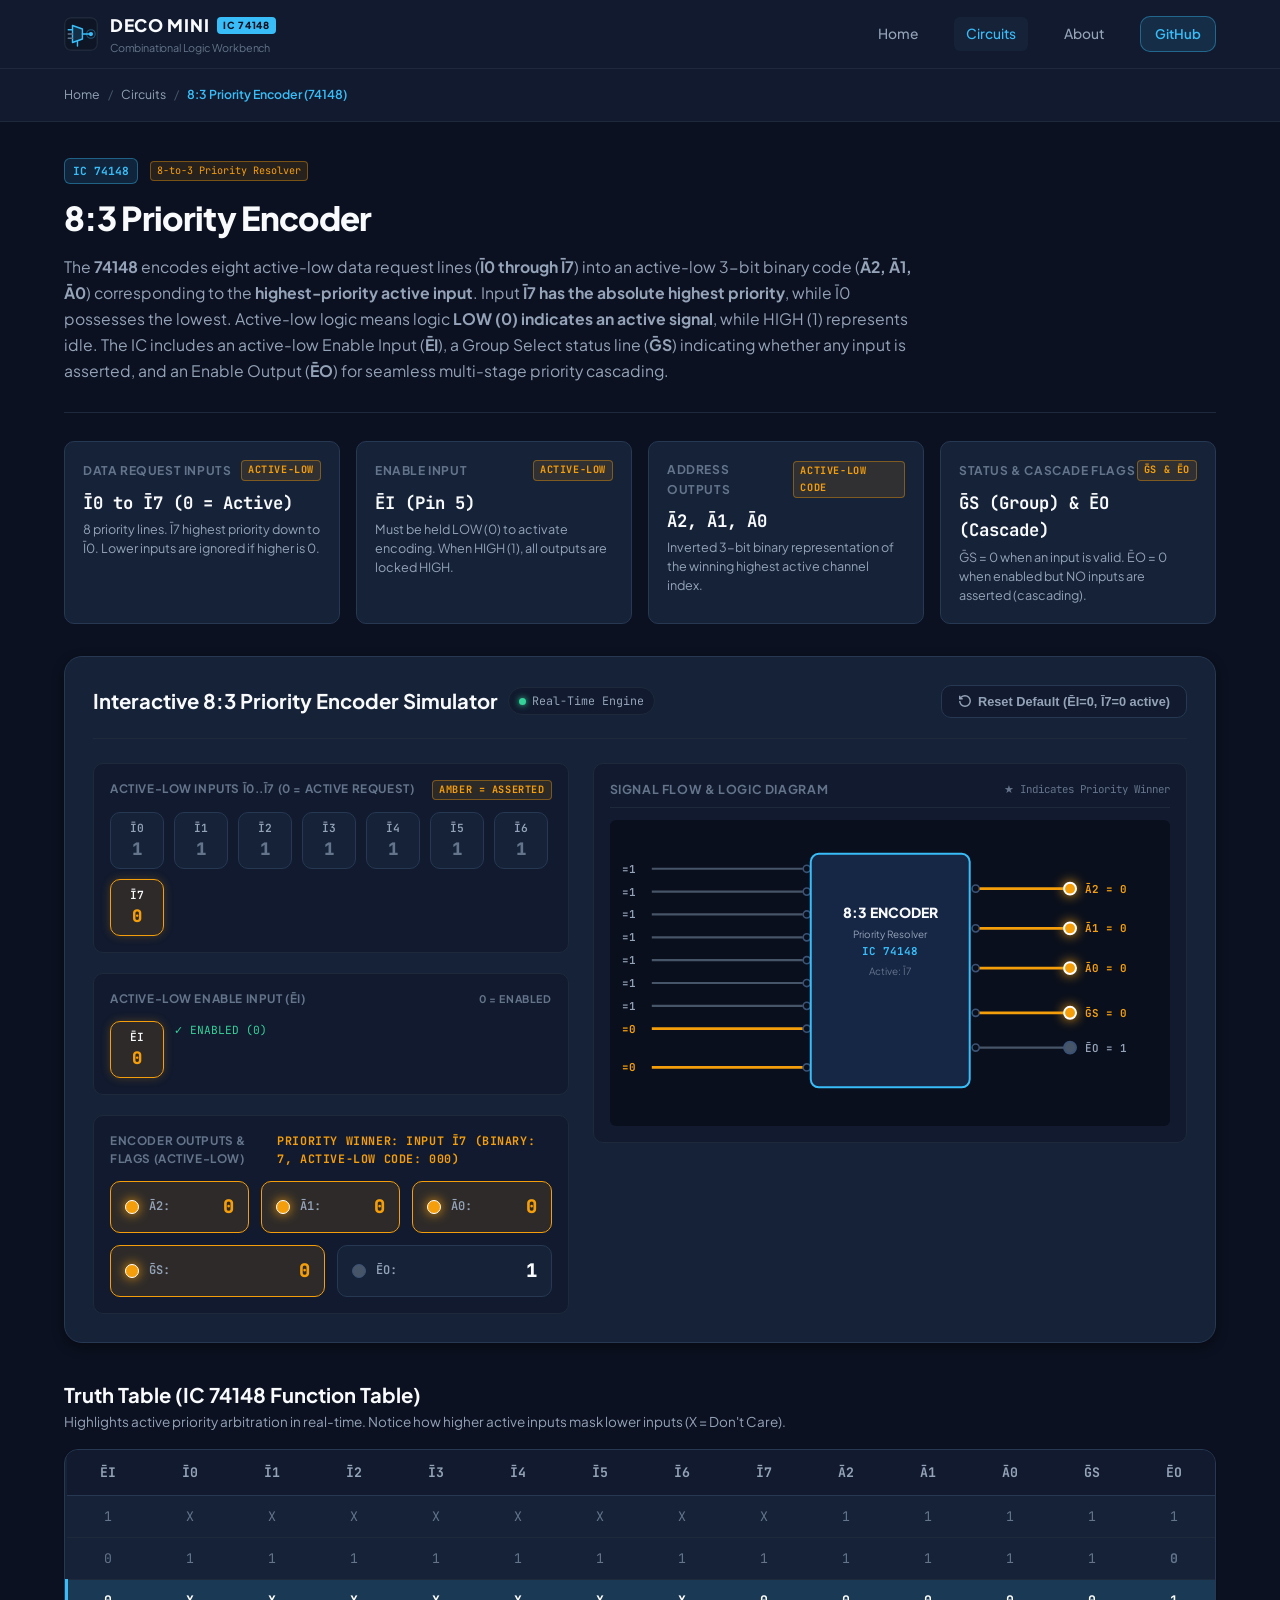
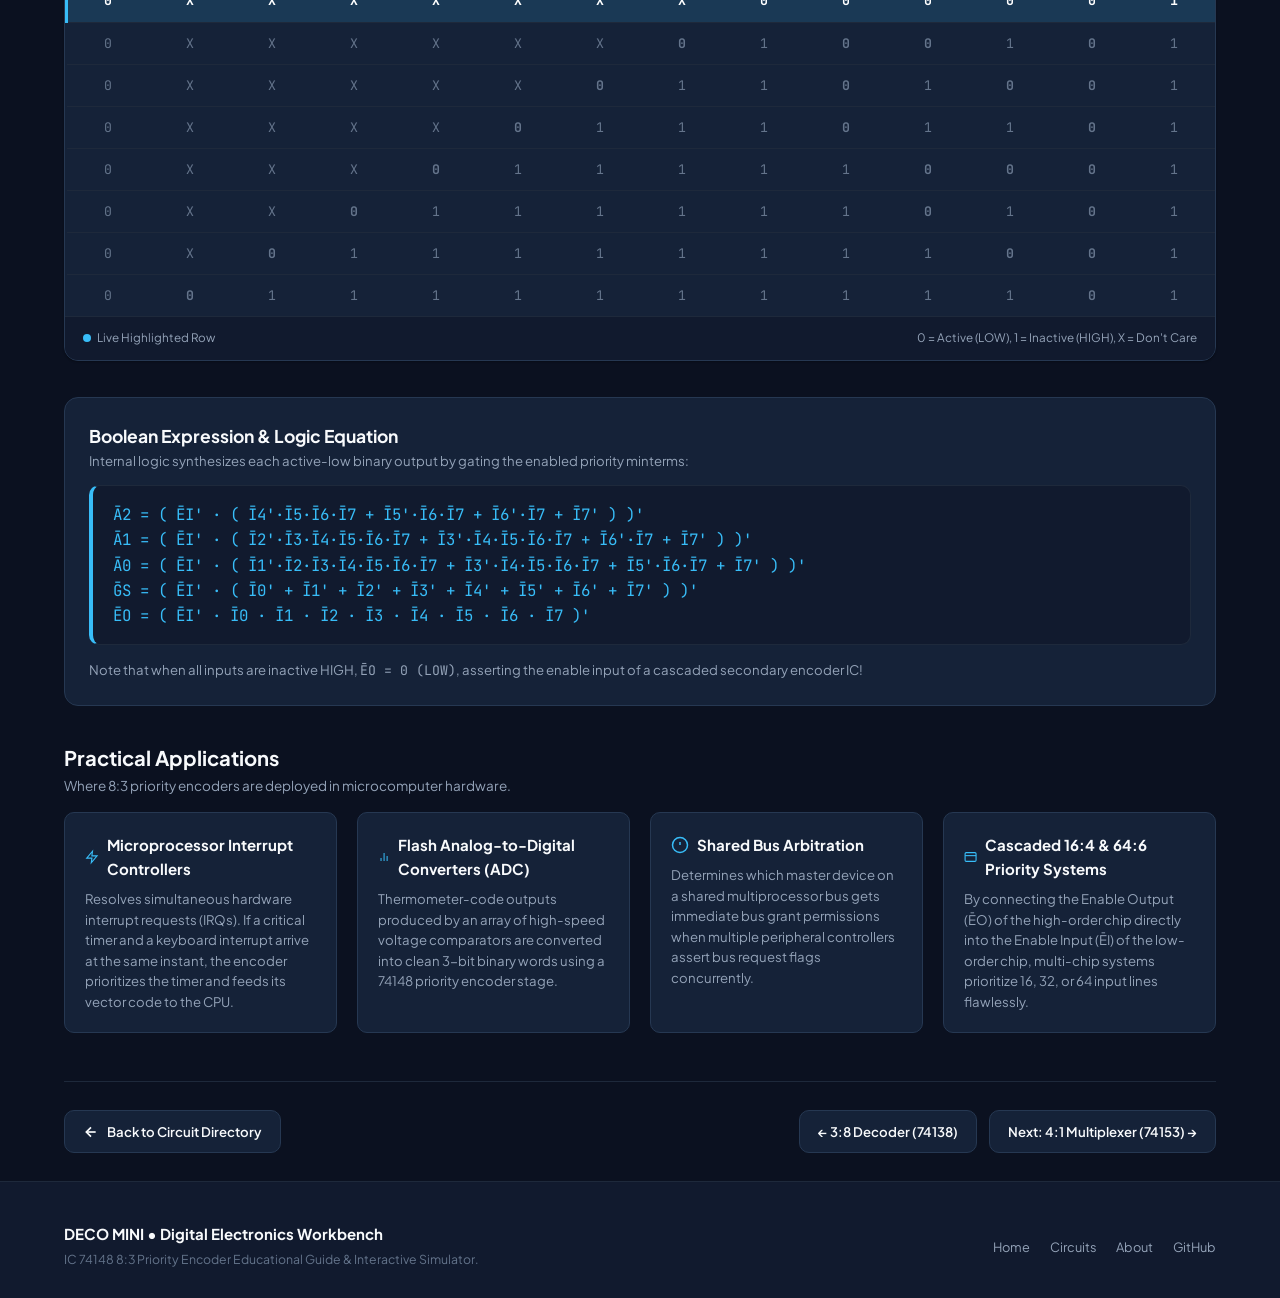
<file: pages/encoder-8-3.html>
<!DOCTYPE html>
<html lang="en">
<head>
  <meta charset="UTF-8" />
  <meta name="viewport" content="width=device-width, initial-scale=1.0" />
  <title>8:3 Priority Encoder (IC 74148) — DECO MINI</title>
  <meta name="description" content="Interactive 8:3 Priority Encoder simulation, logic equations, truth table, and cascading pinout details for IC 74148." />
  
  <link rel="preconnect" href="https://fonts.googleapis.com" />
  <link rel="preconnect" href="https://fonts.gstatic.com" crossorigin />
  <link href="https://fonts.googleapis.com/css2?family=JetBrains+Mono:wght@400;500;600;700&family=Plus+Jakarta+Sans:wght@400;500;600;700;800&display=swap" rel="stylesheet" />

  <link rel="stylesheet" href="../css/style.css" />
  <link rel="icon" type="image/svg+xml" href="../assets/logo.svg" />
</head>
<body>

  <!-- Top Navigation Bar -->
  <header class="site-header">
    <div class="container nav-container">
      <a href="../index.html" class="brand">
        <img src="../assets/logo.svg" alt="DECO MINI Logo" />
        <div class="brand-meta">
          <span class="brand-name">
            DECO MINI
            <span class="brand-badge">IC 74148</span>
          </span>
          <span class="brand-tagline">Combinational Logic Workbench</span>
        </div>
      </a>

      <button class="mobile-menu-toggle" aria-label="Toggle navigation menu" aria-expanded="false">
        <svg width="24" height="24" viewBox="0 0 24 24" fill="none" stroke="currentColor" stroke-width="2" stroke-linecap="round" stroke-linejoin="round">
          <line x1="3" y1="12" x2="21" y2="12"></line>
          <line x1="3" y1="6" x2="21" y2="6"></line>
          <line x1="3" y1="18" x2="21" y2="18"></line>
        </svg>
      </button>

      <nav class="main-nav">
        <a href="../index.html" class="nav-link">Home</a>
        <a href="../index.html#circuits" class="nav-link active">Circuits</a>
        <a href="../index.html#about" class="nav-link">About</a>
        <a href="https://github.com/switchd2/Deco--Mini-" target="_blank" rel="noopener noreferrer" class="nav-btn">
          GitHub
        </a>
      </nav>
    </div>
  </header>

  <!-- Breadcrumbs -->
  <div class="breadcrumb-wrap">
    <div class="container breadcrumbs">
      <a href="../index.html">Home</a>
      <span class="separator">/</span>
      <a href="../index.html#circuits">Circuits</a>
      <span class="separator">/</span>
      <span class="current">8:3 Priority Encoder (74148)</span>
    </div>
  </div>

  <main class="container">
    <!-- 1. Title and IC Number & 2. Introduction and Working Principle -->
    <section class="circuit-header">
      <div class="circuit-header-top">
        <span class="ic-badge">IC 74148</span>
        <span class="badge-active-low">8-to-3 Priority Resolver</span>
      </div>
      <h1>8:3 Priority Encoder</h1>
      <p class="circuit-principle">
        The <strong>74148</strong> encodes eight active-low data request lines (<strong>Ī0 through Ī7</strong>) into an active-low 3-bit binary code 
        (<strong>Ā2, Ā1, Ā0</strong>) corresponding to the <strong>highest-priority active input</strong>. 
        Input <strong>Ī7 has the absolute highest priority</strong>, while Ī0 possesses the lowest. 
        Active-low logic means logic <strong>LOW (0) indicates an active signal</strong>, while HIGH (1) represents idle. 
        The IC includes an active-low Enable Input (<strong>ĒI</strong>), a Group Select status line (<strong>ḠS</strong>) indicating whether any input is asserted, 
        and an Enable Output (<strong>ĒO</strong>) for seamless multi-stage priority cascading.
      </p>
    </section>

    <!-- 3. Technical Details Grid -->
    <section class="pin-details-grid">
      <div class="pin-detail-card">
        <h4>Data Request Inputs <span class="badge-active-low">Active-Low</span></h4>
        <div class="pin-title">Ī0 to Ī7 (0 = Active)</div>
        <p>8 priority lines. Ī7 highest priority down to Ī0. Lower inputs are ignored if higher is 0.</p>
      </div>

      <div class="pin-detail-card">
        <h4>Enable Input <span class="badge-active-low">Active-Low</span></h4>
        <div class="pin-title">ĒI (Pin 5)</div>
        <p>Must be held LOW (0) to activate encoding. When HIGH (1), all outputs are locked HIGH.</p>
      </div>

      <div class="pin-detail-card">
        <h4>Address Outputs <span class="badge-active-low">Active-Low Code</span></h4>
        <div class="pin-title">Ā2, Ā1, Ā0</div>
        <p>Inverted 3-bit binary representation of the winning highest active channel index.</p>
      </div>

      <div class="pin-detail-card">
        <h4>Status &amp; Cascade Flags <span class="badge-active-low">ḠS &amp; ĒO</span></h4>
        <div class="pin-title">ḠS (Group) &amp; ĒO (Cascade)</div>
        <p>ḠS = 0 when an input is valid. ĒO = 0 when enabled but NO inputs are asserted (cascading).</p>
      </div>
    </section>

    <!-- 7. Interactive Simulation & 4. Logic Diagram -->
    <section class="sim-workspace">
      <div class="sim-header">
        <div class="sim-header-title">
          <h2>Interactive 8:3 Priority Encoder Simulator</h2>
          <span class="sim-status-pill">
            <span class="status-dot"></span>
            Real-Time Engine
          </span>
        </div>
        <button type="button" class="sim-btn-reset" onclick="resetEncoder()">
          <svg width="14" height="14" viewBox="0 0 24 24" fill="none" stroke="currentColor" stroke-width="2.5">
            <path d="M3 12a9 9 0 1 0 9-9 9.75 9.75 0 0 0-6.74 2.74L3 8"></path>
            <path d="M3 3v5h5"></path>
          </svg>
          Reset Default (ĒI=0, Ī7=0 active)
        </button>
      </div>

      <div class="sim-main-grid">
        <!-- Input & Select Controls Left -->
        <div class="sim-controls-panel">
          <div class="control-group">
            <div class="control-group-title">
              <span>Active-Low Inputs Ī0..Ī7 (0 = Active Request)</span>
              <span class="badge-active-low">Amber = Asserted</span>
            </div>
            <div class="switches-row" id="encoder-input-switches"></div>
          </div>

          <div class="control-group">
            <div class="control-group-title">
              <span>Active-Low Enable Input (ĒI)</span>
              <span style="font-size:0.7rem; color:var(--text-muted);">0 = Enabled</span>
            </div>
            <div class="switches-row" id="encoder-ei-switch"></div>
          </div>

          <!-- Outputs Display -->
          <div class="sim-outputs-panel">
            <div class="control-group-title">
              <span>Encoder Outputs &amp; Flags (Active-Low)</span>
              <span id="encoder-sel-label" style="color:var(--sig-active-low); font-family:var(--font-mono);"></span>
            </div>
            <div class="outputs-display-grid">
              <div class="output-pill" id="encoder-a2-pill">
                <span class="led-indicator" id="encoder-a2-led"></span>
                <span class="out-name">Ā2:</span>
                <span class="out-val" id="encoder-a2-val">0</span>
              </div>
              <div class="output-pill" id="encoder-a1-pill">
                <span class="led-indicator" id="encoder-a1-led"></span>
                <span class="out-name">Ā1:</span>
                <span class="out-val" id="encoder-a1-val">0</span>
              </div>
              <div class="output-pill" id="encoder-a0-pill">
                <span class="led-indicator" id="encoder-a0-led"></span>
                <span class="out-name">Ā0:</span>
                <span class="out-val" id="encoder-a0-val">0</span>
              </div>
              <div class="output-pill" id="encoder-gs-pill">
                <span class="led-indicator" id="encoder-gs-led"></span>
                <span class="out-name">ḠS:</span>
                <span class="out-val" id="encoder-gs-val">0</span>
              </div>
              <div class="output-pill" id="encoder-eo-pill">
                <span class="led-indicator" id="encoder-eo-led"></span>
                <span class="out-name">ĒO:</span>
                <span class="out-val" id="encoder-eo-val">1</span>
              </div>
            </div>
          </div>
        </div>

        <!-- Logic Schematic Diagram Right -->
        <div class="schematic-box">
          <div class="schematic-toolbar">
            <span class="schematic-title">Signal Flow &amp; Logic Diagram</span>
            <span style="font-size:0.72rem; color:var(--text-muted); font-family:var(--font-mono);">★ Indicates Priority Winner</span>
          </div>
          <div class="schematic-svg-wrap" id="encoder-schematic-svg"></div>
        </div>
      </div>
    </section>

    <!-- 5. Truth Table -->
    <section class="panel-section">
      <div class="panel-header">
        <h3>Truth Table (IC 74148 Function Table)</h3>
        <p>Highlights active priority arbitration in real-time. Notice how higher active inputs mask lower inputs (X = Don't Care).</p>
      </div>
      <div class="table-responsive">
        <table class="truth-table" id="encoder-table">
          <thead>
            <tr>
              <th>ĒI</th>
              <th>Ī0</th><th>Ī1</th><th>Ī2</th><th>Ī3</th><th>Ī4</th><th>Ī5</th><th>Ī6</th><th>Ī7</th>
              <th>Ā2</th><th>Ā1</th><th>Ā0</th>
              <th>ḠS</th><th>ĒO</th>
            </tr>
          </thead>
          <tbody>
            <tr>
              <td>1</td>
              <td>X</td><td>X</td><td>X</td><td>X</td><td>X</td><td>X</td><td>X</td><td>X</td>
              <td>1</td><td>1</td><td>1</td>
              <td>1</td><td>1</td>
            </tr>
            <tr>
              <td>0</td>
              <td>1</td><td>1</td><td>1</td><td>1</td><td>1</td><td>1</td><td>1</td><td>1</td>
              <td>1</td><td>1</td><td>1</td>
              <td>1</td><td><strong>0</strong></td>
            </tr>
            <tr>
              <td>0</td>
              <td>X</td><td>X</td><td>X</td><td>X</td><td>X</td><td>X</td><td>X</td><td><strong>0</strong></td>
              <td><strong>0</strong></td><td><strong>0</strong></td><td><strong>0</strong></td>
              <td><strong>0</strong></td><td>1</td>
            </tr>
            <tr>
              <td>0</td>
              <td>X</td><td>X</td><td>X</td><td>X</td><td>X</td><td>X</td><td><strong>0</strong></td><td>1</td>
              <td><strong>0</strong></td><td><strong>0</strong></td><td>1</td>
              <td><strong>0</strong></td><td>1</td>
            </tr>
            <tr>
              <td>0</td>
              <td>X</td><td>X</td><td>X</td><td>X</td><td>X</td><td><strong>0</strong></td><td>1</td><td>1</td>
              <td><strong>0</strong></td><td>1</td><td><strong>0</strong></td>
              <td><strong>0</strong></td><td>1</td>
            </tr>
            <tr>
              <td>0</td>
              <td>X</td><td>X</td><td>X</td><td>X</td><td><strong>0</strong></td><td>1</td><td>1</td><td>1</td>
              <td><strong>0</strong></td><td>1</td><td>1</td>
              <td><strong>0</strong></td><td>1</td>
            </tr>
            <tr>
              <td>0</td>
              <td>X</td><td>X</td><td>X</td><td><strong>0</strong></td><td>1</td><td>1</td><td>1</td><td>1</td>
              <td>1</td><td><strong>0</strong></td><td><strong>0</strong></td>
              <td><strong>0</strong></td><td>1</td>
            </tr>
            <tr>
              <td>0</td>
              <td>X</td><td>X</td><td><strong>0</strong></td><td>1</td><td>1</td><td>1</td><td>1</td><td>1</td>
              <td>1</td><td><strong>0</strong></td><td>1</td>
              <td><strong>0</strong></td><td>1</td>
            </tr>
            <tr>
              <td>0</td>
              <td>X</td><td><strong>0</strong></td><td>1</td><td>1</td><td>1</td><td>1</td><td>1</td><td>1</td>
              <td>1</td><td>1</td><td><strong>0</strong></td>
              <td><strong>0</strong></td><td>1</td>
            </tr>
            <tr>
              <td>0</td>
              <td><strong>0</strong></td><td>1</td><td>1</td><td>1</td><td>1</td><td>1</td><td>1</td><td>1</td>
              <td>1</td><td>1</td><td>1</td>
              <td><strong>0</strong></td><td>1</td>
            </tr>
          </tbody>
        </table>
        <div class="table-legend">
          <span><span class="legend-dot"></span> Live Highlighted Row</span>
          <span style="margin-left:auto;">0 = Active (LOW), 1 = Inactive (HIGH), X = Don't Care</span>
        </div>
      </div>
    </section>

    <!-- 6. Boolean Expression -->
    <section class="panel-section">
      <div class="equation-card">
        <h3>Boolean Expression &amp; Logic Equation</h3>
        <p class="equation-note">
          Internal logic synthesizes each active-low binary output by gating the enabled priority minterms:
        </p>
        <div class="equation-box">
          Ā2 = ( ĒI' · ( Ī4'·Ī5·Ī6·Ī7 + Ī5'·Ī6·Ī7 + Ī6'·Ī7 + Ī7' ) )'<br />
          Ā1 = ( ĒI' · ( Ī2'·Ī3·Ī4·Ī5·Ī6·Ī7 + Ī3'·Ī4·Ī5·Ī6·Ī7 + Ī6'·Ī7 + Ī7' ) )'<br />
          Ā0 = ( ĒI' · ( Ī1'·Ī2·Ī3·Ī4·Ī5·Ī6·Ī7 + Ī3'·Ī4·Ī5·Ī6·Ī7 + Ī5'·Ī6·Ī7 + Ī7' ) )'<br />
          ḠS = ( ĒI' · ( Ī0' + Ī1' + Ī2' + Ī3' + Ī4' + Ī5' + Ī6' + Ī7' ) )'<br />
          ĒO = ( ĒI' · Ī0 · Ī1 · Ī2 · Ī3 · Ī4 · Ī5 · Ī6 · Ī7 )'
        </div>
        <p class="equation-note">
          Note that when all inputs are inactive HIGH, <code>ĒO = 0 (LOW)</code>, asserting the enable input of a cascaded secondary encoder IC!
        </p>
      </div>
    </section>

    <!-- 8. Practical Applications -->
    <section class="panel-section">
      <div class="panel-header">
        <h3>Practical Applications</h3>
        <p>Where 8:3 priority encoders are deployed in microcomputer hardware.</p>
      </div>
      <div class="apps-grid">
        <div class="app-card">
          <h4>
            <svg width="18" height="18" viewBox="0 0 24 24" fill="none" stroke="currentColor" stroke-width="2">
              <polygon points="13 2 3 14 12 14 11 22 21 10 12 10 13 2"></polygon>
            </svg>
            Microprocessor Interrupt Controllers
          </h4>
          <p>Resolves simultaneous hardware interrupt requests (IRQs). If a critical timer and a keyboard interrupt arrive at the same instant, the encoder prioritizes the timer and feeds its vector code to the CPU.</p>
        </div>

        <div class="app-card">
          <h4>
            <svg width="18" height="18" viewBox="0 0 24 24" fill="none" stroke="currentColor" stroke-width="2">
              <path d="M18 20V10"></path>
              <path d="M12 20V4"></path>
              <path d="M6 20v-6"></path>
            </svg>
            Flash Analog-to-Digital Converters (ADC)
          </h4>
          <p>Thermometer-code outputs produced by an array of high-speed voltage comparators are converted into clean 3-bit binary words using a 74148 priority encoder stage.</p>
        </div>

        <div class="app-card">
          <h4>
            <svg width="18" height="18" viewBox="0 0 24 24" fill="none" stroke="currentColor" stroke-width="2">
              <circle cx="12" cy="12" r="10"></circle>
              <line x1="12" y1="8" x2="12" y2="12"></line>
              <line x1="12" y1="16" x2="12.01" y2="16"></line>
            </svg>
            Shared Bus Arbitration
          </h4>
          <p>Determines which master device on a shared multiprocessor bus gets immediate bus grant permissions when multiple peripheral controllers assert bus request flags concurrently.</p>
        </div>

        <div class="app-card">
          <h4>
            <svg width="18" height="18" viewBox="0 0 24 24" fill="none" stroke="currentColor" stroke-width="2">
              <rect x="2" y="4" width="20" height="16" rx="2"></rect>
              <path d="M7 15h0M2 9.5h20"></path>
            </svg>
            Cascaded 16:4 &amp; 64:6 Priority Systems
          </h4>
          <p>By connecting the Enable Output (ĒO) of the high-order chip directly into the Enable Input (ĒI) of the low-order chip, multi-chip systems prioritize 16, 32, or 64 input lines flawlessly.</p>
        </div>
      </div>
    </section>

    <!-- 9. Navigation Back to Directory & Next Circuit -->
    <nav class="circuit-nav-bar">
      <a href="../index.html#circuits" class="circuit-nav-link">
        <svg width="16" height="16" viewBox="0 0 24 24" fill="none" stroke="currentColor" stroke-width="2.5">
          <line x1="19" y1="12" x2="5" y2="12"></line>
          <polyline points="12 19 5 12 12 5"></polyline>
        </svg>
        Back to Circuit Directory
      </a>

      <div style="display:flex; gap:12px; flex-wrap:wrap;">
        <a href="decoder-3-8.html" class="circuit-nav-link">
          ← 3:8 Decoder (74138)
        </a>
        <a href="mux-4-1.html" class="circuit-nav-link">
          Next: 4:1 Multiplexer (74153) →
        </a>
      </div>
    </nav>
  </main>

  <!-- Footer -->
  <footer class="site-footer">
    <div class="container footer-content">
      <div>
        <div class="footer-brand">DECO MINI • Digital Electronics Workbench</div>
        <div class="footer-desc">IC 74148 8:3 Priority Encoder Educational Guide &amp; Interactive Simulator.</div>
      </div>
      <ul class="footer-links">
        <li><a href="../index.html">Home</a></li>
        <li><a href="../index.html#circuits">Circuits</a></li>
        <li><a href="../index.html#about">About</a></li>
        <li><a href="https://github.com/switchd2/Deco--Mini-" target="_blank" rel="noopener noreferrer">GitHub</a></li>
      </ul>
    </div>
  </footer>

  <script src="../js/main.js"></script>
  <script src="../js/encoder.js"></script>
  <script>
    document.addEventListener("DOMContentLoaded", () => {
      initEncoder();
    });
  </script>
</body>
</html>
</file>
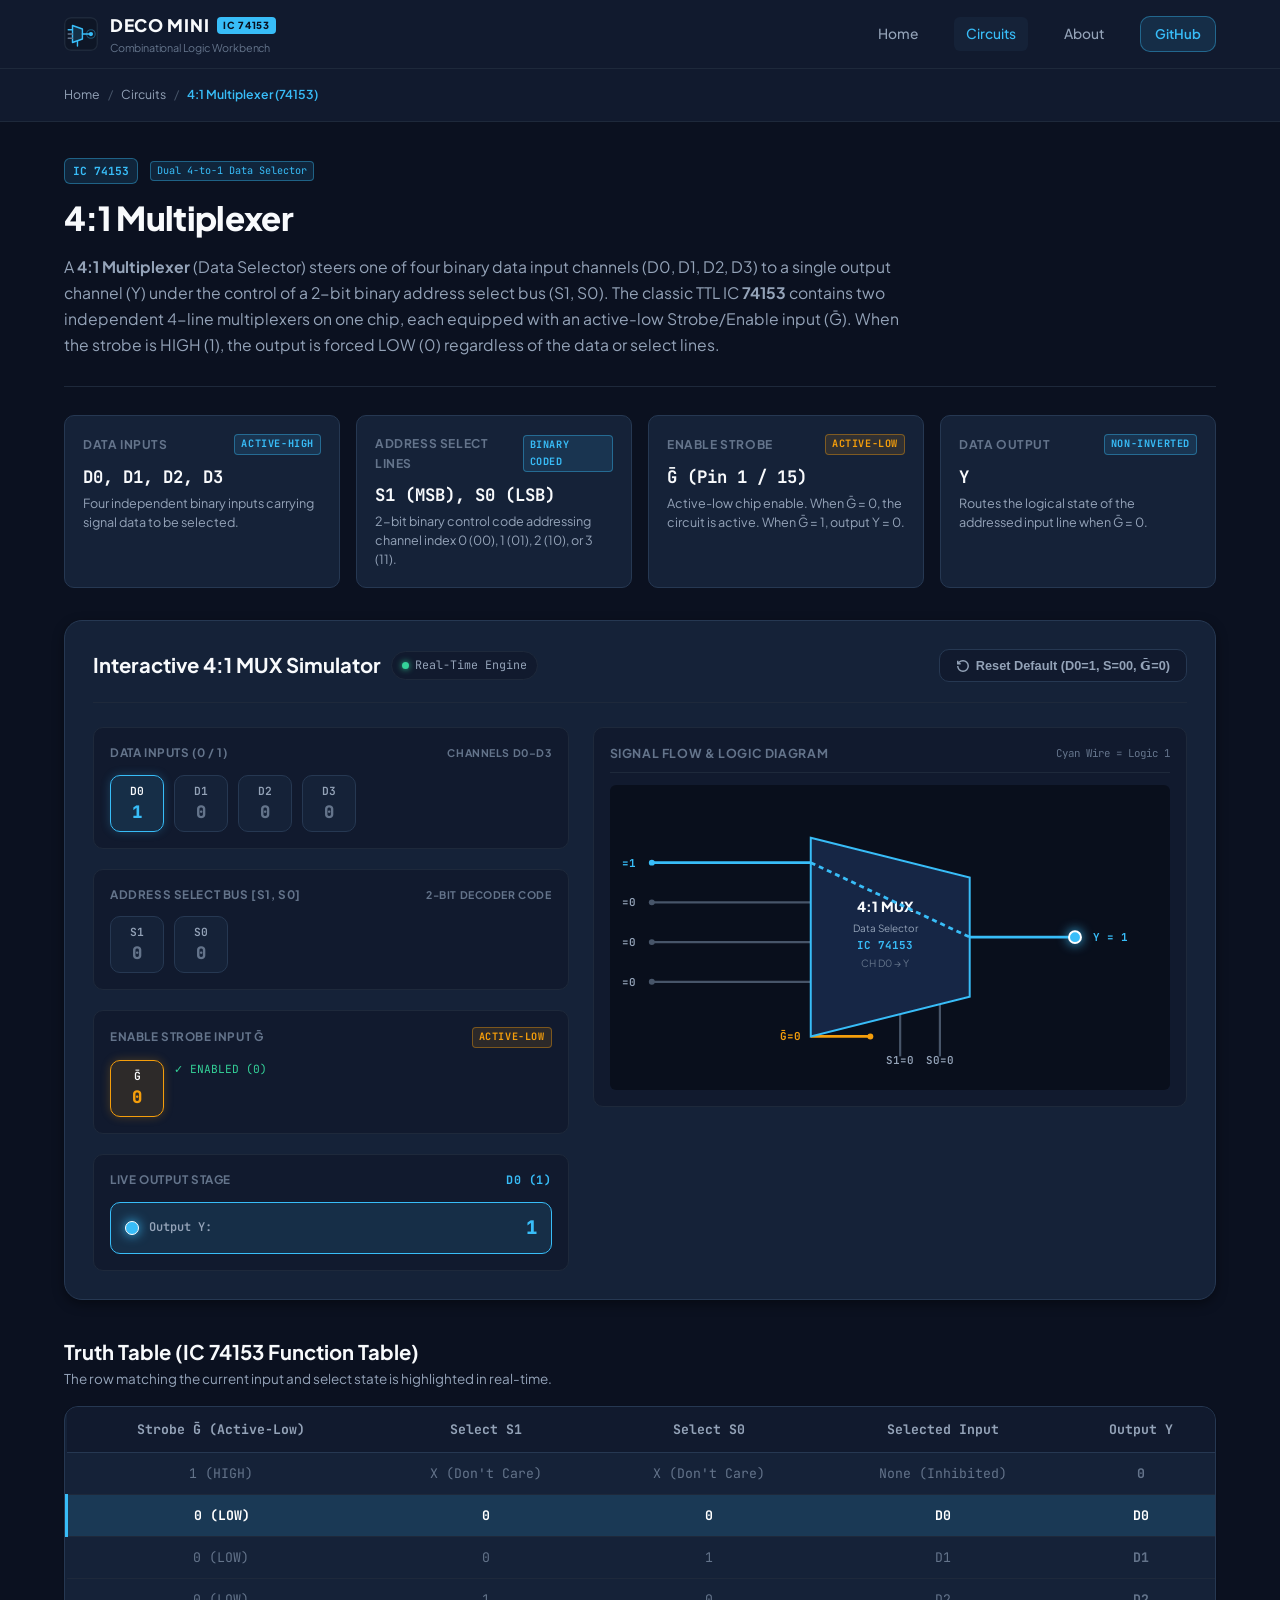
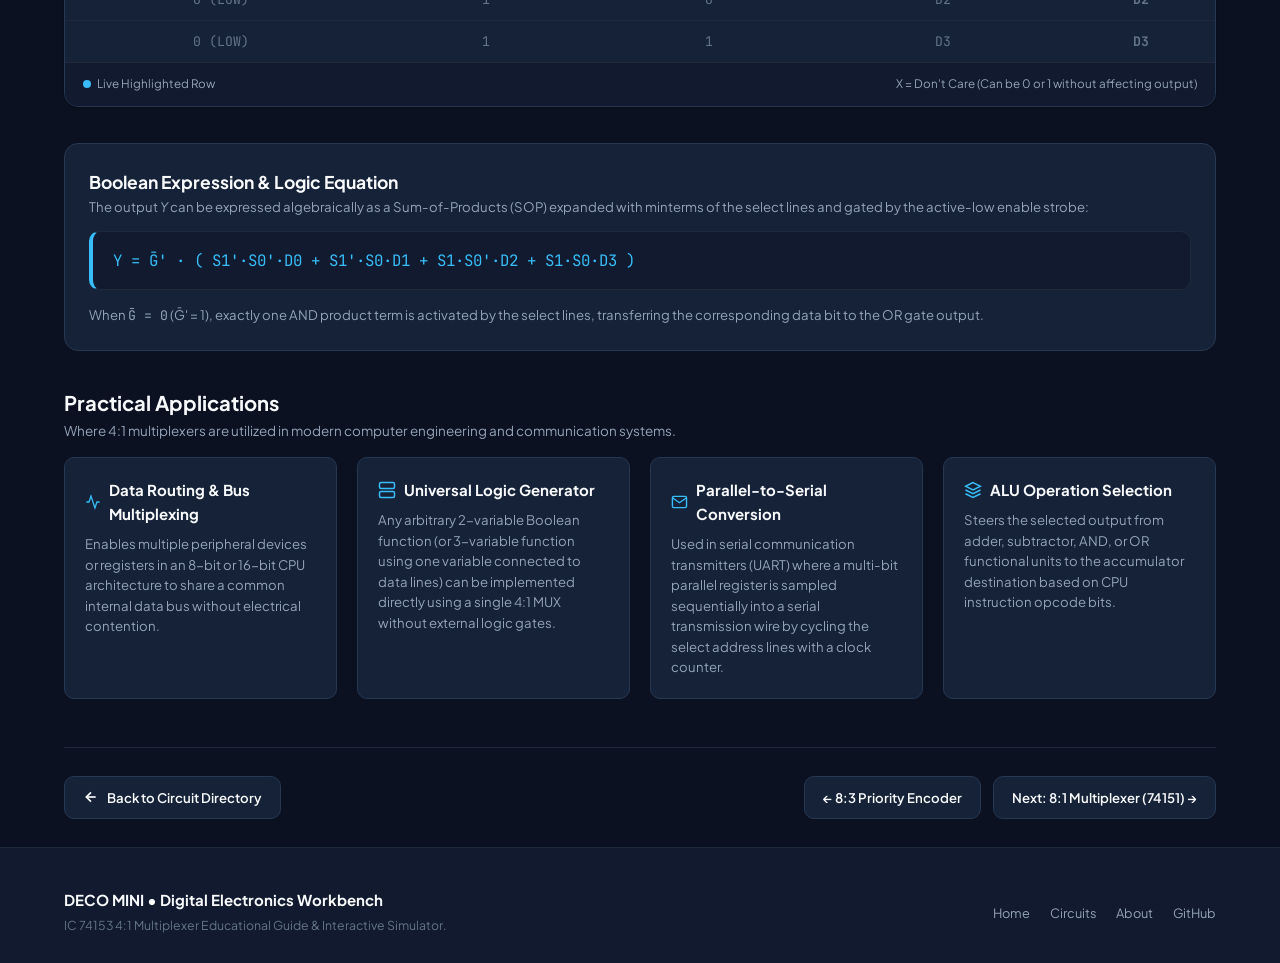
<file: pages/mux-4-1.html>
<!DOCTYPE html>
<html lang="en">
<head>
  <meta charset="UTF-8" />
  <meta name="viewport" content="width=device-width, initial-scale=1.0" />
  <title>4:1 Multiplexer (IC 74153) — DECO MINI</title>
  <meta name="description" content="Interactive 4:1 Multiplexer simulation, logic equations, truth table, and pinout details for IC 74153." />
  
  <link rel="preconnect" href="https://fonts.googleapis.com" />
  <link rel="preconnect" href="https://fonts.gstatic.com" crossorigin />
  <link href="https://fonts.googleapis.com/css2?family=JetBrains+Mono:wght@400;500;600;700&family=Plus+Jakarta+Sans:wght@400;500;600;700;800&display=swap" rel="stylesheet" />

  <link rel="stylesheet" href="../css/style.css" />
  <link rel="icon" type="image/svg+xml" href="../assets/logo.svg" />
</head>
<body>

  <!-- Top Navigation Bar -->
  <header class="site-header">
    <div class="container nav-container">
      <a href="../index.html" class="brand">
        <img src="../assets/logo.svg" alt="DECO MINI Logo" />
        <div class="brand-meta">
          <span class="brand-name">
            DECO MINI
            <span class="brand-badge">IC 74153</span>
          </span>
          <span class="brand-tagline">Combinational Logic Workbench</span>
        </div>
      </a>

      <button class="mobile-menu-toggle" aria-label="Toggle navigation menu" aria-expanded="false">
        <svg width="24" height="24" viewBox="0 0 24 24" fill="none" stroke="currentColor" stroke-width="2" stroke-linecap="round" stroke-linejoin="round">
          <line x1="3" y1="12" x2="21" y2="12"></line>
          <line x1="3" y1="6" x2="21" y2="6"></line>
          <line x1="3" y1="18" x2="21" y2="18"></line>
        </svg>
      </button>

      <nav class="main-nav">
        <a href="../index.html" class="nav-link">Home</a>
        <a href="../index.html#circuits" class="nav-link active">Circuits</a>
        <a href="../index.html#about" class="nav-link">About</a>
        <a href="https://github.com/switchd2/Deco--Mini-" target="_blank" rel="noopener noreferrer" class="nav-btn">
          GitHub
        </a>
      </nav>
    </div>
  </header>

  <!-- Breadcrumbs -->
  <div class="breadcrumb-wrap">
    <div class="container breadcrumbs">
      <a href="../index.html">Home</a>
      <span class="separator">/</span>
      <a href="../index.html#circuits">Circuits</a>
      <span class="separator">/</span>
      <span class="current">4:1 Multiplexer (74153)</span>
    </div>
  </div>

  <main class="container">
    <!-- 1. Title and IC Number & 2. Introduction and Working Principle -->
    <section class="circuit-header">
      <div class="circuit-header-top">
        <span class="ic-badge">IC 74153</span>
        <span class="badge-active-high">Dual 4-to-1 Data Selector</span>
      </div>
      <h1>4:1 Multiplexer</h1>
      <p class="circuit-principle">
        A <strong>4:1 Multiplexer</strong> (Data Selector) steers one of four binary data input channels (D0, D1, D2, D3) 
        to a single output channel (Y) under the control of a 2-bit binary address select bus (S1, S0). 
        The classic TTL IC <strong>74153</strong> contains two independent 4-line multiplexers on one chip, 
        each equipped with an active-low Strobe/Enable input (Ḡ). When the strobe is HIGH (1), the output is forced LOW (0) regardless of the data or select lines.
      </p>
    </section>

    <!-- 3. Input, Output, Select-line, and Enable-line Details -->
    <section class="pin-details-grid">
      <div class="pin-detail-card">
        <h4>Data Inputs <span class="badge-active-high">Active-High</span></h4>
        <div class="pin-title">D0, D1, D2, D3</div>
        <p>Four independent binary inputs carrying signal data to be selected.</p>
      </div>

      <div class="pin-detail-card">
        <h4>Address Select Lines <span class="badge-active-high">Binary Coded</span></h4>
        <div class="pin-title">S1 (MSB), S0 (LSB)</div>
        <p>2-bit binary control code addressing channel index 0 (00), 1 (01), 2 (10), or 3 (11).</p>
      </div>

      <div class="pin-detail-card">
        <h4>Enable Strobe <span class="badge-active-low">Active-Low</span></h4>
        <div class="pin-title">Ḡ (Pin 1 / 15)</div>
        <p>Active-low chip enable. When Ḡ = 0, the circuit is active. When Ḡ = 1, output Y = 0.</p>
      </div>

      <div class="pin-detail-card">
        <h4>Data Output <span class="badge-active-high">Non-Inverted</span></h4>
        <div class="pin-title">Y</div>
        <p>Routes the logical state of the addressed input line when Ḡ = 0.</p>
      </div>
    </section>

    <!-- 7. Interactive Simulation & 4. Logic Diagram -->
    <section class="sim-workspace">
      <div class="sim-header">
        <div class="sim-header-title">
          <h2>Interactive 4:1 MUX Simulator</h2>
          <span class="sim-status-pill">
            <span class="status-dot"></span>
            Real-Time Engine
          </span>
        </div>
        <button type="button" class="sim-btn-reset" onclick="resetMux41()">
          <svg width="14" height="14" viewBox="0 0 24 24" fill="none" stroke="currentColor" stroke-width="2.5">
            <path d="M3 12a9 9 0 1 0 9-9 9.75 9.75 0 0 0-6.74 2.74L3 8"></path>
            <path d="M3 3v5h5"></path>
          </svg>
          Reset Default (D0=1, S=00, Ḡ=0)
        </button>
      </div>

      <div class="sim-main-grid">
        <!-- Input & Select Controls Left -->
        <div class="sim-controls-panel">
          <div class="control-group">
            <div class="control-group-title">
              <span>Data Inputs (0 / 1)</span>
              <span style="font-size:0.7rem; color:var(--text-muted);">Channels D0–D3</span>
            </div>
            <div class="switches-row" id="mux41-data-switches"></div>
          </div>

          <div class="control-group">
            <div class="control-group-title">
              <span>Address Select Bus [S1, S0]</span>
              <span style="font-size:0.7rem; color:var(--text-muted);">2-bit Decoder Code</span>
            </div>
            <div class="switches-row" id="mux41-select-switches"></div>
          </div>

          <div class="control-group">
            <div class="control-group-title">
              <span>Enable Strobe Input Ḡ</span>
              <span class="badge-active-low">Active-Low</span>
            </div>
            <div class="switches-row" id="mux41-enable-switch"></div>
          </div>

          <!-- Outputs Display -->
          <div class="sim-outputs-panel">
            <div class="control-group-title">
              <span>Live Output Stage</span>
              <span id="mux41-sel-label" style="color:var(--accent-cyan); font-family:var(--font-mono);"></span>
            </div>
            <div class="outputs-display-grid">
              <div class="output-pill" id="mux41-out-pill">
                <span class="led-indicator" id="mux41-led-y"></span>
                <span class="out-name">Output Y:</span>
                <span class="out-val" id="mux41-val-y">0</span>
              </div>
            </div>
          </div>
        </div>

        <!-- Logic Schematic Diagram Right -->
        <div class="schematic-box">
          <div class="schematic-toolbar">
            <span class="schematic-title">Signal Flow &amp; Logic Diagram</span>
            <span style="font-size:0.72rem; color:var(--text-muted); font-family:var(--font-mono);">Cyan Wire = Logic 1</span>
          </div>
          <div class="schematic-svg-wrap" id="mux41-schematic-svg"></div>
        </div>
      </div>
    </section>

    <!-- 5. Truth Table -->
    <section class="panel-section">
      <div class="panel-header">
        <h3>Truth Table (IC 74153 Function Table)</h3>
        <p>The row matching the current input and select state is highlighted in real-time.</p>
      </div>
      <div class="table-responsive">
        <table class="truth-table" id="mux41-table">
          <thead>
            <tr>
              <th>Strobe Ḡ (Active-Low)</th>
              <th>Select S1</th>
              <th>Select S0</th>
              <th>Selected Input</th>
              <th>Output Y</th>
            </tr>
          </thead>
          <tbody>
            <tr>
              <td>1 (HIGH)</td>
              <td>X (Don't Care)</td>
              <td>X (Don't Care)</td>
              <td>None (Inhibited)</td>
              <td><strong>0</strong></td>
            </tr>
            <tr>
              <td>0 (LOW)</td>
              <td>0</td>
              <td>0</td>
              <td>D0</td>
              <td><strong>D0</strong></td>
            </tr>
            <tr>
              <td>0 (LOW)</td>
              <td>0</td>
              <td>1</td>
              <td>D1</td>
              <td><strong>D1</strong></td>
            </tr>
            <tr>
              <td>0 (LOW)</td>
              <td>1</td>
              <td>0</td>
              <td>D2</td>
              <td><strong>D2</strong></td>
            </tr>
            <tr>
              <td>0 (LOW)</td>
              <td>1</td>
              <td>1</td>
              <td>D3</td>
              <td><strong>D3</strong></td>
            </tr>
          </tbody>
        </table>
        <div class="table-legend">
          <span><span class="legend-dot"></span> Live Highlighted Row</span>
          <span style="margin-left:auto;">X = Don't Care (Can be 0 or 1 without affecting output)</span>
        </div>
      </div>
    </section>

    <!-- 6. Boolean Expression -->
    <section class="panel-section">
      <div class="equation-card">
        <h3>Boolean Expression &amp; Logic Equation</h3>
        <p class="equation-note">
          The output <em>Y</em> can be expressed algebraically as a Sum-of-Products (SOP) expanded with minterms of the select lines and gated by the active-low enable strobe:
        </p>
        <div class="equation-box">
          Y = Ḡ' · ( S1'·S0'·D0 + S1'·S0·D1 + S1·S0'·D2 + S1·S0·D3 )
        </div>
        <p class="equation-note">
          When <code>Ḡ = 0</code> (Ḡ' = 1), exactly one AND product term is activated by the select lines, transferring the corresponding data bit to the OR gate output.
        </p>
      </div>
    </section>

    <!-- 8. Practical Applications -->
    <section class="panel-section">
      <div class="panel-header">
        <h3>Practical Applications</h3>
        <p>Where 4:1 multiplexers are utilized in modern computer engineering and communication systems.</p>
      </div>
      <div class="apps-grid">
        <div class="app-card">
          <h4>
            <svg width="18" height="18" viewBox="0 0 24 24" fill="none" stroke="currentColor" stroke-width="2">
              <polyline points="22 12 18 12 15 21 9 3 6 12 2 12"></polyline>
            </svg>
            Data Routing &amp; Bus Multiplexing
          </h4>
          <p>Enables multiple peripheral devices or registers in an 8-bit or 16-bit CPU architecture to share a common internal data bus without electrical contention.</p>
        </div>

        <div class="app-card">
          <h4>
            <svg width="18" height="18" viewBox="0 0 24 24" fill="none" stroke="currentColor" stroke-width="2">
              <rect x="2" y="2" width="20" height="8" rx="2" ry="2"></rect>
              <rect x="2" y="14" width="20" height="8" rx="2" ry="2"></rect>
              <line x1="6" y1="6" x2="6.01" y2="6"></line>
              <line x1="6" y1="18" x2="6.01" y2="18"></line>
            </svg>
            Universal Logic Generator
          </h4>
          <p>Any arbitrary 2-variable Boolean function (or 3-variable function using one variable connected to data lines) can be implemented directly using a single 4:1 MUX without external logic gates.</p>
        </div>

        <div class="app-card">
          <h4>
            <svg width="18" height="18" viewBox="0 0 24 24" fill="none" stroke="currentColor" stroke-width="2">
              <path d="M4 4h16c1.1 0 2 .9 2 2v12c0 1.1-.9 2-2 2H4c-1.1 0-2-.9-2-2V6c0-1.1.9-2 2-2z"></path>
              <polyline points="22,6 12,13 2,6"></polyline>
            </svg>
            Parallel-to-Serial Conversion
          </h4>
          <p>Used in serial communication transmitters (UART) where a multi-bit parallel register is sampled sequentially into a serial transmission wire by cycling the select address lines with a clock counter.</p>
        </div>

        <div class="app-card">
          <h4>
            <svg width="18" height="18" viewBox="0 0 24 24" fill="none" stroke="currentColor" stroke-width="2">
              <polygon points="12 2 2 7 12 12 22 7 12 2"></polygon>
              <polyline points="2 17 12 22 22 17"></polyline>
              <polyline points="2 12 12 17 22 12"></polyline>
            </svg>
            ALU Operation Selection
          </h4>
          <p>Steers the selected output from adder, subtractor, AND, or OR functional units to the accumulator destination based on CPU instruction opcode bits.</p>
        </div>
      </div>
    </section>

    <!-- 9. Navigation Back to Directory & Next Circuit -->
    <nav class="circuit-nav-bar">
      <a href="../index.html#circuits" class="circuit-nav-link">
        <svg width="16" height="16" viewBox="0 0 24 24" fill="none" stroke="currentColor" stroke-width="2.5">
          <line x1="19" y1="12" x2="5" y2="12"></line>
          <polyline points="12 19 5 12 12 5"></polyline>
        </svg>
        Back to Circuit Directory
      </a>

      <div style="display:flex; gap:12px; flex-wrap:wrap;">
        <a href="encoder-8-3.html" class="circuit-nav-link">
          ← 8:3 Priority Encoder
        </a>
        <a href="mux-8-1.html" class="circuit-nav-link">
          Next: 8:1 Multiplexer (74151) →
        </a>
      </div>
    </nav>
  </main>

  <!-- Footer -->
  <footer class="site-footer">
    <div class="container footer-content">
      <div>
        <div class="footer-brand">DECO MINI • Digital Electronics Workbench</div>
        <div class="footer-desc">IC 74153 4:1 Multiplexer Educational Guide &amp; Interactive Simulator.</div>
      </div>
      <ul class="footer-links">
        <li><a href="../index.html">Home</a></li>
        <li><a href="../index.html#circuits">Circuits</a></li>
        <li><a href="../index.html#about">About</a></li>
        <li><a href="https://github.com/switchd2/Deco--Mini-" target="_blank" rel="noopener noreferrer">GitHub</a></li>
      </ul>
    </div>
  </footer>

  <script src="../js/main.js"></script>
  <script src="../js/mux.js"></script>
  <script>
    document.addEventListener("DOMContentLoaded", () => {
      initMux41();
    });
  </script>
</body>
</html>
</file>
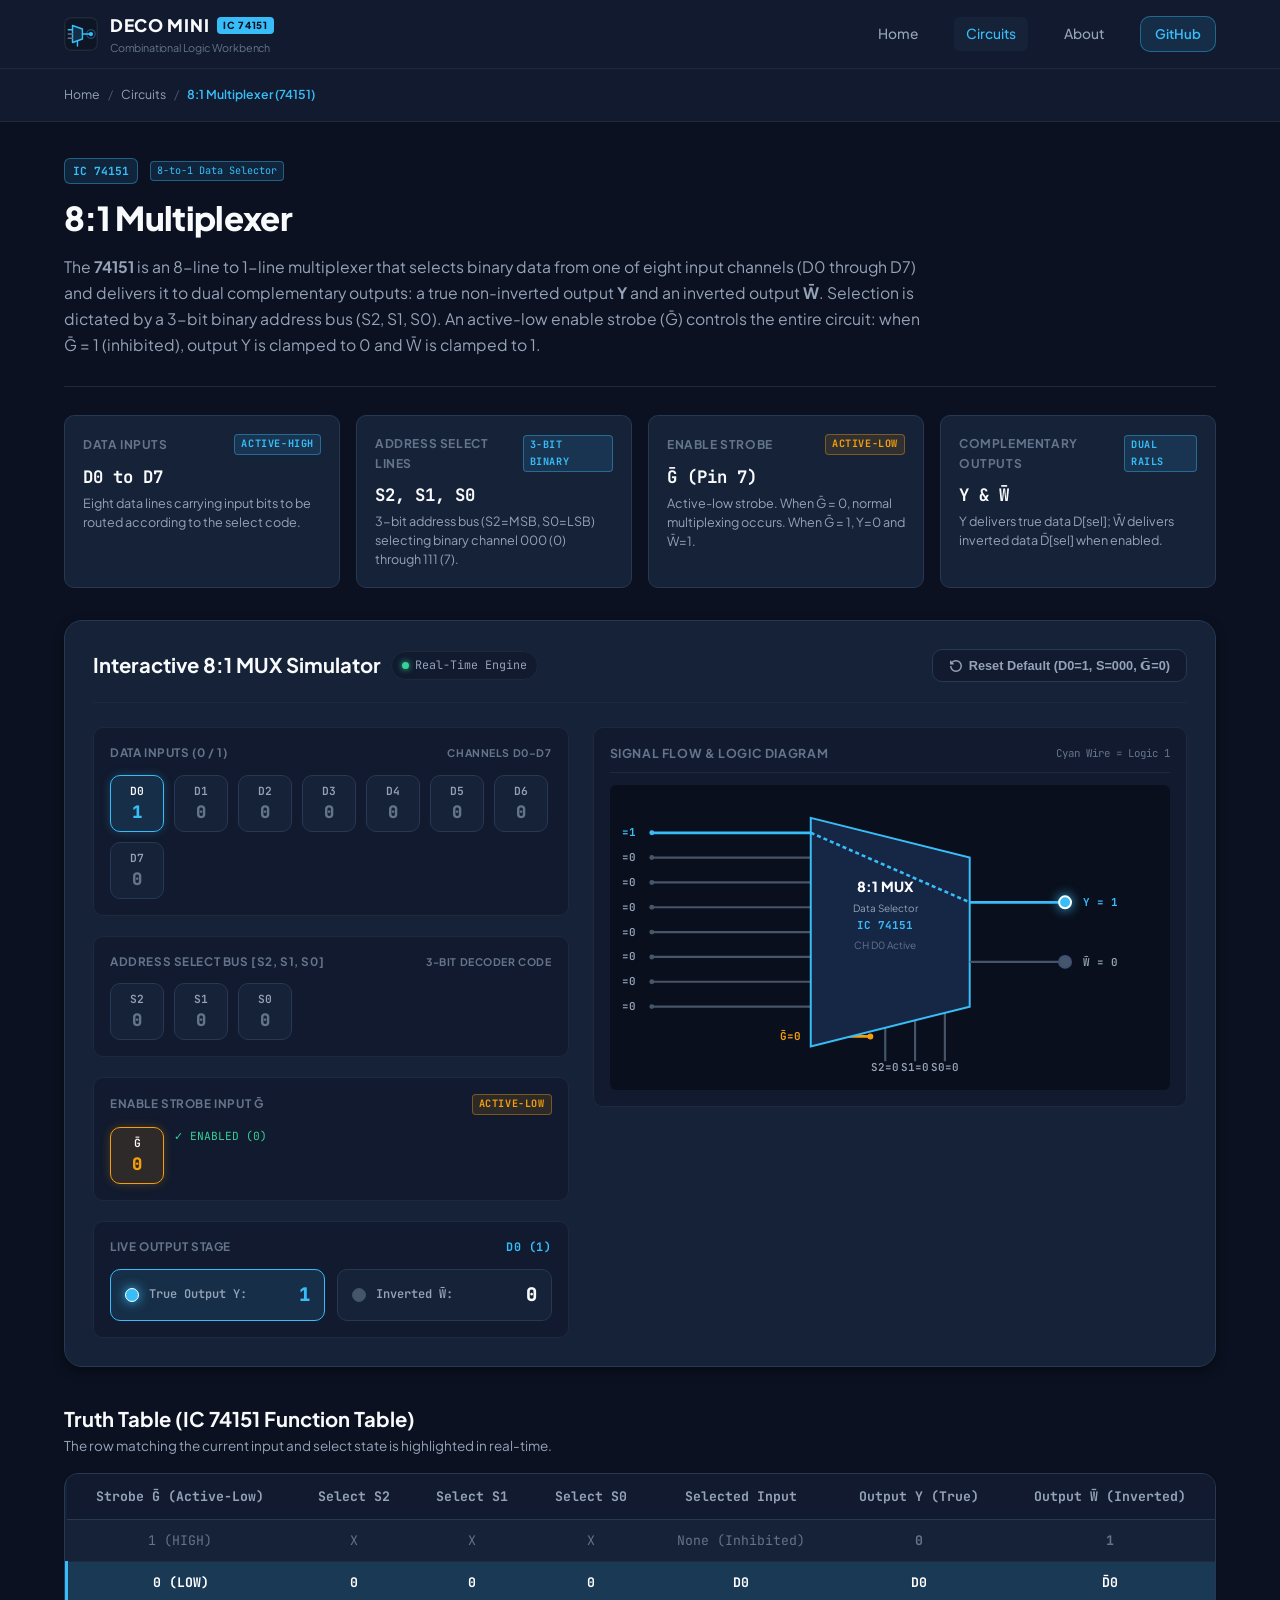
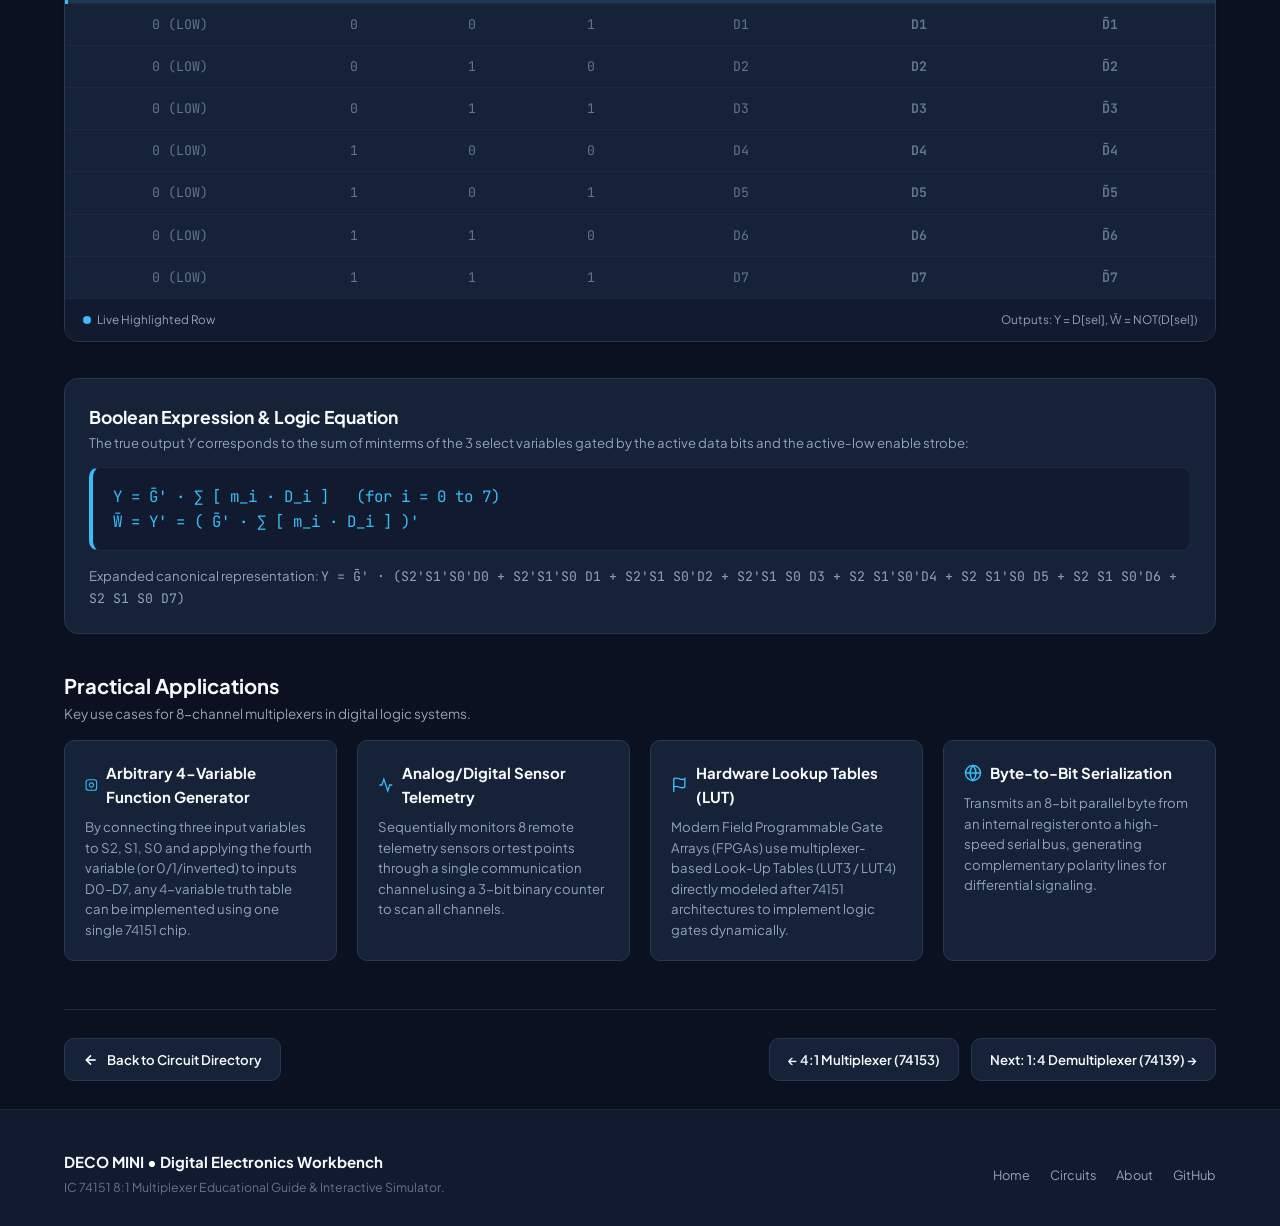
<file: pages/mux-8-1.html>
<!DOCTYPE html>
<html lang="en">
<head>
  <meta charset="UTF-8" />
  <meta name="viewport" content="width=device-width, initial-scale=1.0" />
  <title>8:1 Multiplexer (IC 74151) — DECO MINI</title>
  <meta name="description" content="Interactive 8:1 Multiplexer simulation, logic equations, truth table, and pinout details for IC 74151." />
  
  <link rel="preconnect" href="https://fonts.googleapis.com" />
  <link rel="preconnect" href="https://fonts.gstatic.com" crossorigin />
  <link href="https://fonts.googleapis.com/css2?family=JetBrains+Mono:wght@400;500;600;700&family=Plus+Jakarta+Sans:wght@400;500;600;700;800&display=swap" rel="stylesheet" />

  <link rel="stylesheet" href="../css/style.css" />
  <link rel="icon" type="image/svg+xml" href="../assets/logo.svg" />
</head>
<body>

  <!-- Top Navigation Bar -->
  <header class="site-header">
    <div class="container nav-container">
      <a href="../index.html" class="brand">
        <img src="../assets/logo.svg" alt="DECO MINI Logo" />
        <div class="brand-meta">
          <span class="brand-name">
            DECO MINI
            <span class="brand-badge">IC 74151</span>
          </span>
          <span class="brand-tagline">Combinational Logic Workbench</span>
        </div>
      </a>

      <button class="mobile-menu-toggle" aria-label="Toggle navigation menu" aria-expanded="false">
        <svg width="24" height="24" viewBox="0 0 24 24" fill="none" stroke="currentColor" stroke-width="2" stroke-linecap="round" stroke-linejoin="round">
          <line x1="3" y1="12" x2="21" y2="12"></line>
          <line x1="3" y1="6" x2="21" y2="6"></line>
          <line x1="3" y1="18" x2="21" y2="18"></line>
        </svg>
      </button>

      <nav class="main-nav">
        <a href="../index.html" class="nav-link">Home</a>
        <a href="../index.html#circuits" class="nav-link active">Circuits</a>
        <a href="../index.html#about" class="nav-link">About</a>
        <a href="https://github.com/switchd2/Deco--Mini-" target="_blank" rel="noopener noreferrer" class="nav-btn">
          GitHub
        </a>
      </nav>
    </div>
  </header>

  <!-- Breadcrumbs -->
  <div class="breadcrumb-wrap">
    <div class="container breadcrumbs">
      <a href="../index.html">Home</a>
      <span class="separator">/</span>
      <a href="../index.html#circuits">Circuits</a>
      <span class="separator">/</span>
      <span class="current">8:1 Multiplexer (74151)</span>
    </div>
  </div>

  <main class="container">
    <!-- 1. Title and IC Number & 2. Introduction and Working Principle -->
    <section class="circuit-header">
      <div class="circuit-header-top">
        <span class="ic-badge">IC 74151</span>
        <span class="badge-active-high">8-to-1 Data Selector</span>
      </div>
      <h1>8:1 Multiplexer</h1>
      <p class="circuit-principle">
        The <strong>74151</strong> is an 8-line to 1-line multiplexer that selects binary data from one of eight input channels (D0 through D7) 
        and delivers it to dual complementary outputs: a true non-inverted output <strong>Y</strong> and an inverted output <strong>W̄</strong>. 
        Selection is dictated by a 3-bit binary address bus (S2, S1, S0). An active-low enable strobe (Ḡ) controls the entire circuit: 
        when Ḡ = 1 (inhibited), output Y is clamped to 0 and W̄ is clamped to 1.
      </p>
    </section>

    <!-- 3. Input, Output, Select-line, and Enable-line Details -->
    <section class="pin-details-grid">
      <div class="pin-detail-card">
        <h4>Data Inputs <span class="badge-active-high">Active-High</span></h4>
        <div class="pin-title">D0 to D7</div>
        <p>Eight data lines carrying input bits to be routed according to the select code.</p>
      </div>

      <div class="pin-detail-card">
        <h4>Address Select Lines <span class="badge-active-high">3-bit Binary</span></h4>
        <div class="pin-title">S2, S1, S0</div>
        <p>3-bit address bus (S2=MSB, S0=LSB) selecting binary channel 000 (0) through 111 (7).</p>
      </div>

      <div class="pin-detail-card">
        <h4>Enable Strobe <span class="badge-active-low">Active-Low</span></h4>
        <div class="pin-title">Ḡ (Pin 7)</div>
        <p>Active-low strobe. When Ḡ = 0, normal multiplexing occurs. When Ḡ = 1, Y=0 and W̄=1.</p>
      </div>

      <div class="pin-detail-card">
        <h4>Complementary Outputs <span class="badge-active-high">Dual Rails</span></h4>
        <div class="pin-title">Y &amp; W̄</div>
        <p>Y delivers true data D[sel]; W̄ delivers inverted data D̄[sel] when enabled.</p>
      </div>
    </section>

    <!-- 7. Interactive Simulation & 4. Logic Diagram -->
    <section class="sim-workspace">
      <div class="sim-header">
        <div class="sim-header-title">
          <h2>Interactive 8:1 MUX Simulator</h2>
          <span class="sim-status-pill">
            <span class="status-dot"></span>
            Real-Time Engine
          </span>
        </div>
        <button type="button" class="sim-btn-reset" onclick="resetMux81()">
          <svg width="14" height="14" viewBox="0 0 24 24" fill="none" stroke="currentColor" stroke-width="2.5">
            <path d="M3 12a9 9 0 1 0 9-9 9.75 9.75 0 0 0-6.74 2.74L3 8"></path>
            <path d="M3 3v5h5"></path>
          </svg>
          Reset Default (D0=1, S=000, Ḡ=0)
        </button>
      </div>

      <div class="sim-main-grid">
        <!-- Input & Select Controls Left -->
        <div class="sim-controls-panel">
          <div class="control-group">
            <div class="control-group-title">
              <span>Data Inputs (0 / 1)</span>
              <span style="font-size:0.7rem; color:var(--text-muted);">Channels D0–D7</span>
            </div>
            <div class="switches-row" id="mux81-data-switches"></div>
          </div>

          <div class="control-group">
            <div class="control-group-title">
              <span>Address Select Bus [S2, S1, S0]</span>
              <span style="font-size:0.7rem; color:var(--text-muted);">3-bit Decoder Code</span>
            </div>
            <div class="switches-row" id="mux81-select-switches"></div>
          </div>

          <div class="control-group">
            <div class="control-group-title">
              <span>Enable Strobe Input Ḡ</span>
              <span class="badge-active-low">Active-Low</span>
            </div>
            <div class="switches-row" id="mux81-enable-switch"></div>
          </div>

          <!-- Outputs Display -->
          <div class="sim-outputs-panel">
            <div class="control-group-title">
              <span>Live Output Stage</span>
              <span id="mux81-sel-label" style="color:var(--accent-cyan); font-family:var(--font-mono);"></span>
            </div>
            <div class="outputs-display-grid">
              <div class="output-pill" id="mux81-out-pill-y">
                <span class="led-indicator" id="mux81-led-y"></span>
                <span class="out-name">True Output Y:</span>
                <span class="out-val" id="mux81-val-y">0</span>
              </div>
              <div class="output-pill" id="mux81-out-pill-w">
                <span class="led-indicator" id="mux81-led-w"></span>
                <span class="out-name">Inverted W̄:</span>
                <span class="out-val" id="mux81-val-w">1</span>
              </div>
            </div>
          </div>
        </div>

        <!-- Logic Schematic Diagram Right -->
        <div class="schematic-box">
          <div class="schematic-toolbar">
            <span class="schematic-title">Signal Flow &amp; Logic Diagram</span>
            <span style="font-size:0.72rem; color:var(--text-muted); font-family:var(--font-mono);">Cyan Wire = Logic 1</span>
          </div>
          <div class="schematic-svg-wrap" id="mux81-schematic-svg"></div>
        </div>
      </div>
    </section>

    <!-- 5. Truth Table -->
    <section class="panel-section">
      <div class="panel-header">
        <h3>Truth Table (IC 74151 Function Table)</h3>
        <p>The row matching the current input and select state is highlighted in real-time.</p>
      </div>
      <div class="table-responsive">
        <table class="truth-table" id="mux81-table">
          <thead>
            <tr>
              <th>Strobe Ḡ (Active-Low)</th>
              <th>Select S2</th>
              <th>Select S1</th>
              <th>Select S0</th>
              <th>Selected Input</th>
              <th>Output Y (True)</th>
              <th>Output W̄ (Inverted)</th>
            </tr>
          </thead>
          <tbody>
            <tr>
              <td>1 (HIGH)</td>
              <td>X</td>
              <td>X</td>
              <td>X</td>
              <td>None (Inhibited)</td>
              <td><strong>0</strong></td>
              <td><strong>1</strong></td>
            </tr>
            <tr>
              <td>0 (LOW)</td>
              <td>0</td>
              <td>0</td>
              <td>0</td>
              <td>D0</td>
              <td><strong>D0</strong></td>
              <td><strong>D̄0</strong></td>
            </tr>
            <tr>
              <td>0 (LOW)</td>
              <td>0</td>
              <td>0</td>
              <td>1</td>
              <td>D1</td>
              <td><strong>D1</strong></td>
              <td><strong>D̄1</strong></td>
            </tr>
            <tr>
              <td>0 (LOW)</td>
              <td>0</td>
              <td>1</td>
              <td>0</td>
              <td>D2</td>
              <td><strong>D2</strong></td>
              <td><strong>D̄2</strong></td>
            </tr>
            <tr>
              <td>0 (LOW)</td>
              <td>0</td>
              <td>1</td>
              <td>1</td>
              <td>D3</td>
              <td><strong>D3</strong></td>
              <td><strong>D̄3</strong></td>
            </tr>
            <tr>
              <td>0 (LOW)</td>
              <td>1</td>
              <td>0</td>
              <td>0</td>
              <td>D4</td>
              <td><strong>D4</strong></td>
              <td><strong>D̄4</strong></td>
            </tr>
            <tr>
              <td>0 (LOW)</td>
              <td>1</td>
              <td>0</td>
              <td>1</td>
              <td>D5</td>
              <td><strong>D5</strong></td>
              <td><strong>D̄5</strong></td>
            </tr>
            <tr>
              <td>0 (LOW)</td>
              <td>1</td>
              <td>1</td>
              <td>0</td>
              <td>D6</td>
              <td><strong>D6</strong></td>
              <td><strong>D̄6</strong></td>
            </tr>
            <tr>
              <td>0 (LOW)</td>
              <td>1</td>
              <td>1</td>
              <td>1</td>
              <td>D7</td>
              <td><strong>D7</strong></td>
              <td><strong>D̄7</strong></td>
            </tr>
          </tbody>
        </table>
        <div class="table-legend">
          <span><span class="legend-dot"></span> Live Highlighted Row</span>
          <span style="margin-left:auto;">Outputs: Y = D[sel], W̄ = NOT(D[sel])</span>
        </div>
      </div>
    </section>

    <!-- 6. Boolean Expression -->
    <section class="panel-section">
      <div class="equation-card">
        <h3>Boolean Expression &amp; Logic Equation</h3>
        <p class="equation-note">
          The true output <em>Y</em> corresponds to the sum of minterms of the 3 select variables gated by the active data bits and the active-low enable strobe:
        </p>
        <div class="equation-box">
          Y = Ḡ' · ∑ [ m_i · D_i ] &nbsp;&nbsp;(for i = 0 to 7)<br />
          W̄ = Y' = ( Ḡ' · ∑ [ m_i · D_i ] )'
        </div>
        <p class="equation-note">
          Expanded canonical representation: 
          <code>Y = Ḡ' · (S2'S1'S0'D0 + S2'S1'S0 D1 + S2'S1 S0'D2 + S2'S1 S0 D3 + S2 S1'S0'D4 + S2 S1'S0 D5 + S2 S1 S0'D6 + S2 S1 S0 D7)</code>
        </p>
      </div>
    </section>

    <!-- 8. Practical Applications -->
    <section class="panel-section">
      <div class="panel-header">
        <h3>Practical Applications</h3>
        <p>Key use cases for 8-channel multiplexers in digital logic systems.</p>
      </div>
      <div class="apps-grid">
        <div class="app-card">
          <h4>
            <svg width="18" height="18" viewBox="0 0 24 24" fill="none" stroke="currentColor" stroke-width="2">
              <rect x="2" y="2" width="20" height="20" rx="5" ry="5"></rect>
              <path d="M16 11.37A4 4 0 1 1 12.63 8 4 4 0 0 1 16 11.37z"></path>
              <line x1="17.5" y1="6.5" x2="17.51" y2="6.5"></line>
            </svg>
            Arbitrary 4-Variable Function Generator
          </h4>
          <p>By connecting three input variables to S2, S1, S0 and applying the fourth variable (or 0/1/inverted) to inputs D0–D7, any 4-variable truth table can be implemented using one single 74151 chip.</p>
        </div>

        <div class="app-card">
          <h4>
            <svg width="18" height="18" viewBox="0 0 24 24" fill="none" stroke="currentColor" stroke-width="2">
              <path d="M22 12h-4l-3 9L9 3l-3 9H2"></path>
            </svg>
            Analog/Digital Sensor Telemetry
          </h4>
          <p>Sequentially monitors 8 remote telemetry sensors or test points through a single communication channel using a 3-bit binary counter to scan all channels.</p>
        </div>

        <div class="app-card">
          <h4>
            <svg width="18" height="18" viewBox="0 0 24 24" fill="none" stroke="currentColor" stroke-width="2">
              <path d="M4 15s1-1 4-1 5 2 8 2 4-1 4-1V3s-1 1-4 1-5-2-8-2-4 1-4 1z"></path>
              <line x1="4" y1="22" x2="4" y2="15"></line>
            </svg>
            Hardware Lookup Tables (LUT)
          </h4>
          <p>Modern Field Programmable Gate Arrays (FPGAs) use multiplexer-based Look-Up Tables (LUT3 / LUT4) directly modeled after 74151 architectures to implement logic gates dynamically.</p>
        </div>

        <div class="app-card">
          <h4>
            <svg width="18" height="18" viewBox="0 0 24 24" fill="none" stroke="currentColor" stroke-width="2">
              <circle cx="12" cy="12" r="10"></circle>
              <line x1="2" y1="12" x2="22" y2="12"></line>
              <path d="M12 2a15.3 15.3 0 0 1 4 10 15.3 15.3 0 0 1-4 10 15.3 15.3 0 0 1-4-10 15.3 15.3 0 0 1 4-10z"></path>
            </svg>
            Byte-to-Bit Serialization
          </h4>
          <p>Transmits an 8-bit parallel byte from an internal register onto a high-speed serial bus, generating complementary polarity lines for differential signaling.</p>
        </div>
      </div>
    </section>

    <!-- 9. Navigation Back to Directory & Next Circuit -->
    <nav class="circuit-nav-bar">
      <a href="../index.html#circuits" class="circuit-nav-link">
        <svg width="16" height="16" viewBox="0 0 24 24" fill="none" stroke="currentColor" stroke-width="2.5">
          <line x1="19" y1="12" x2="5" y2="12"></line>
          <polyline points="12 19 5 12 12 5"></polyline>
        </svg>
        Back to Circuit Directory
      </a>

      <div style="display:flex; gap:12px; flex-wrap:wrap;">
        <a href="mux-4-1.html" class="circuit-nav-link">
          ← 4:1 Multiplexer (74153)
        </a>
        <a href="demux-1-4.html" class="circuit-nav-link">
          Next: 1:4 Demultiplexer (74139) →
        </a>
      </div>
    </nav>
  </main>

  <!-- Footer -->
  <footer class="site-footer">
    <div class="container footer-content">
      <div>
        <div class="footer-brand">DECO MINI • Digital Electronics Workbench</div>
        <div class="footer-desc">IC 74151 8:1 Multiplexer Educational Guide &amp; Interactive Simulator.</div>
      </div>
      <ul class="footer-links">
        <li><a href="../index.html">Home</a></li>
        <li><a href="../index.html#circuits">Circuits</a></li>
        <li><a href="../index.html#about">About</a></li>
        <li><a href="https://github.com/switchd2/Deco--Mini-" target="_blank" rel="noopener noreferrer">GitHub</a></li>
      </ul>
    </div>
  </footer>

  <script src="../js/main.js"></script>
  <script src="../js/mux.js"></script>
  <script>
    document.addEventListener("DOMContentLoaded", () => {
      initMux81();
    });
  </script>
</body>
</html>
</file>
<file: css/style.css>
/* ==========================================================================
   DECO MINI - Design System & Stylesheet
   Restrained engineering dark aesthetic (Navy/Charcoal + Cyan Accent)
   ========================================================================== */

:root {
  /* Color Palette */
  --bg-base: #0B1120;
  --bg-surface: #111A2E;
  --bg-card: #152238;
  --bg-card-hover: #1A2B47;
  --bg-input: #0E1626;
  --bg-chip: #1A253A;

  --border-subtle: #1E293B;
  --border-default: #263852;
  --border-strong: #3B5274;
  --border-accent: rgba(56, 189, 248, 0.4);

  --text-primary: #F8FAFC;
  --text-secondary: #94A3B8;
  --text-muted: #64748B;
  --text-dim: #475569;

  /* Accent & Signals */
  --accent-cyan: #38BDF8;
  --accent-cyan-dark: #0284C7;
  --accent-glow: rgba(56, 189, 248, 0.25);

  --sig-high: #38BDF8;
  --sig-high-bg: rgba(56, 189, 248, 0.12);
  --sig-high-glow: 0 0 12px rgba(56, 189, 248, 0.4);

  --sig-low: #475569;
  --sig-low-bg: rgba(71, 85, 105, 0.2);

  --sig-active-low: #F59E0B;
  --sig-active-low-bg: rgba(245, 158, 11, 0.12);

  --sig-success: #34D399;
  --sig-success-bg: rgba(52, 211, 153, 0.12);

  /* Typography */
  --font-sans: "Plus Jakarta Sans", -apple-system, BlinkMacSystemFont, "Segoe UI", Roboto, sans-serif;
  --font-mono: "JetBrains Mono", Consolas, "Courier New", monospace;

  /* Radii & Shadows */
  --radius-sm: 6px;
  --radius-md: 10px;
  --radius-lg: 14px;
  --radius-xl: 18px;

  --shadow-sm: 0 1px 2px rgba(0, 0, 0, 0.3);
  --shadow-md: 0 4px 12px rgba(0, 0, 0, 0.4);
  --shadow-lg: 0 10px 25px rgba(0, 0, 0, 0.5);

  --transition: all 0.2s cubic-bezier(0.4, 0, 0.2, 1);
  --container-max: 1200px;
}

/* Reset & Basics */
*, *::before, *::after {
  box-sizing: border-box;
  margin: 0;
  padding: 0;
}

html {
  font-size: 15px;
  scroll-behavior: smooth;
}

body {
  background-color: var(--bg-base);
  color: var(--text-primary);
  font-family: var(--font-sans);
  line-height: 1.6;
  -webkit-font-smoothing: antialiased;
  min-height: 100vh;
  display: flex;
  flex-direction: column;
}

a {
  color: var(--accent-cyan);
  text-decoration: none;
  transition: var(--transition);
}

a:hover {
  color: #7dd3fc;
}

code, .mono {
  font-family: var(--font-mono);
}

/* Layout Container */
.container {
  width: 100%;
  max-width: var(--container-max);
  margin: 0 auto;
  padding: 0 24px;
}

/* Header & Navigation */
header.site-header {
  background: var(--bg-surface);
  border-bottom: 1px solid var(--border-subtle);
  position: sticky;
  top: 0;
  z-index: 100;
  backdrop-filter: blur(8px);
}

.nav-container {
  display: flex;
  align-items: center;
  justify-content: space-between;
  height: 68px;
}

.brand {
  display: flex;
  align-items: center;
  gap: 12px;
  font-weight: 700;
  font-size: 1.15rem;
  letter-spacing: -0.01em;
  color: var(--text-primary);
}

.brand img, .brand svg {
  width: 34px;
  height: 34px;
  border-radius: var(--radius-sm);
}

.brand .brand-meta {
  display: flex;
  flex-direction: column;
}

.brand .brand-name {
  font-weight: 800;
  letter-spacing: 0.04em;
  color: var(--text-primary);
  display: flex;
  align-items: center;
  gap: 8px;
}

.brand .brand-badge {
  font-size: 0.65rem;
  background: var(--accent-cyan);
  color: var(--bg-base);
  padding: 1px 6px;
  border-radius: 4px;
  font-weight: 800;
  text-transform: uppercase;
}

.brand .brand-tagline {
  font-size: 0.72rem;
  font-weight: 400;
  color: var(--text-muted);
}

nav.main-nav {
  display: flex;
  align-items: center;
  gap: 24px;
}

.nav-link {
  color: var(--text-secondary);
  font-size: 0.92rem;
  font-weight: 500;
  padding: 6px 12px;
  border-radius: var(--radius-sm);
  transition: var(--transition);
}

.nav-link:hover, .nav-link.active {
  color: var(--text-primary);
  background: var(--bg-card);
}

.nav-link.active {
  color: var(--accent-cyan);
}

.nav-btn {
  background: rgba(56, 189, 248, 0.12);
  color: var(--accent-cyan);
  border: 1px solid var(--border-accent);
  padding: 6px 14px;
  border-radius: var(--radius-md);
  font-size: 0.88rem;
  font-weight: 600;
  display: inline-flex;
  align-items: center;
  gap: 6px;
}

.nav-btn:hover {
  background: var(--accent-cyan);
  color: var(--bg-base);
}

.mobile-menu-toggle {
  display: none;
  background: transparent;
  border: none;
  color: var(--text-primary);
  cursor: pointer;
  padding: 8px;
}

/* Hero Section */
.hero {
  padding: 64px 0 54px;
  background: linear-gradient(180deg, var(--bg-surface) 0%, var(--bg-base) 100%);
  border-bottom: 1px solid var(--border-subtle);
  text-align: center;
}

.hero-content {
  max-width: 820px;
  margin: 0 auto;
}

.hero-pill {
  display: inline-flex;
  align-items: center;
  gap: 8px;
  padding: 4px 14px;
  background: var(--bg-card);
  border: 1px solid var(--border-default);
  border-radius: 999px;
  font-size: 0.8rem;
  color: var(--accent-cyan);
  font-weight: 600;
  margin-bottom: 20px;
}

.hero-title {
  font-size: 2.75rem;
  font-weight: 800;
  line-height: 1.2;
  letter-spacing: -0.02em;
  margin-bottom: 18px;
  color: var(--text-primary);
}

.hero-title .highlight {
  color: var(--accent-cyan);
}

.hero-desc {
  font-size: 1.12rem;
  color: var(--text-secondary);
  line-height: 1.7;
  margin-bottom: 32px;
}

.hero-actions {
  display: flex;
  gap: 16px;
  justify-content: center;
  flex-wrap: wrap;
  margin-bottom: 40px;
}

.btn-primary {
  background: var(--accent-cyan);
  color: var(--bg-base);
  font-weight: 700;
  font-size: 0.95rem;
  padding: 12px 24px;
  border-radius: var(--radius-md);
  border: none;
  cursor: pointer;
  display: inline-flex;
  align-items: center;
  gap: 8px;
  transition: var(--transition);
}

.btn-primary:hover {
  background: var(--accent-cyan-dark);
  color: #fff;
  transform: translateY(-1px);
  box-shadow: 0 4px 16px rgba(56, 189, 248, 0.3);
}

.btn-secondary {
  background: var(--bg-card);
  color: var(--text-primary);
  font-weight: 600;
  font-size: 0.95rem;
  padding: 12px 24px;
  border-radius: var(--radius-md);
  border: 1px solid var(--border-default);
  cursor: pointer;
  display: inline-flex;
  align-items: center;
  gap: 8px;
  transition: var(--transition);
}

.btn-secondary:hover {
  background: var(--bg-card-hover);
  border-color: var(--border-strong);
  color: var(--accent-cyan);
}

.features-strip {
  display: grid;
  grid-template-columns: repeat(auto-fit, minmax(200px, 1fr));
  gap: 16px;
  padding-top: 24px;
  border-top: 1px solid var(--border-subtle);
  max-width: 900px;
  margin: 0 auto;
}

.feature-pill {
  display: flex;
  align-items: center;
  gap: 10px;
  font-size: 0.85rem;
  color: var(--text-secondary);
  justify-content: center;
}

.feature-pill svg {
  color: var(--accent-cyan);
  flex-shrink: 0;
}

/* Sections */
.section-wrap {
  padding: 64px 0;
}

.section-head {
  text-align: center;
  max-width: 680px;
  margin: 0 auto 48px;
}

.section-tag {
  font-size: 0.75rem;
  text-transform: uppercase;
  letter-spacing: 0.1em;
  color: var(--accent-cyan);
  font-weight: 700;
  margin-bottom: 8px;
}

.section-title {
  font-size: 2rem;
  font-weight: 700;
  color: var(--text-primary);
  margin-bottom: 12px;
}

.section-subtitle {
  font-size: 0.98rem;
  color: var(--text-secondary);
}

/* Circuit Directory Grid */
.circuit-grid {
  display: grid;
  grid-template-columns: repeat(auto-fill, minmax(330px, 1fr));
  gap: 24px;
}

.circuit-card {
  background: var(--bg-card);
  border: 1px solid var(--border-default);
  border-radius: var(--radius-lg);
  padding: 24px;
  display: flex;
  flex-direction: column;
  transition: var(--transition);
  position: relative;
  overflow: hidden;
}

.circuit-card:hover {
  border-color: var(--border-accent);
  background: var(--bg-card-hover);
  transform: translateY(-3px);
  box-shadow: var(--shadow-md);
}

.card-top {
  display: flex;
  align-items: flex-start;
  justify-content: space-between;
  margin-bottom: 14px;
}

.ic-badge {
  font-family: var(--font-mono);
  font-size: 0.75rem;
  font-weight: 700;
  background: rgba(56, 189, 248, 0.12);
  color: var(--accent-cyan);
  border: 1px solid var(--border-accent);
  padding: 3px 8px;
  border-radius: var(--radius-sm);
  display: inline-block;
}

.circuit-card h3 {
  font-size: 1.25rem;
  font-weight: 700;
  margin-bottom: 8px;
  color: var(--text-primary);
}

.circuit-card p {
  font-size: 0.9rem;
  color: var(--text-secondary);
  line-height: 1.6;
  margin-bottom: 16px;
  flex-grow: 1;
}

.card-preview {
  background: var(--bg-surface);
  border: 1px solid var(--border-subtle);
  border-radius: var(--radius-md);
  padding: 12px;
  margin-bottom: 16px;
  display: flex;
  align-items: center;
  justify-content: center;
  height: 120px;
}

.card-preview svg {
  max-width: 100%;
  max-height: 100%;
}

.card-specs {
  display: flex;
  flex-wrap: wrap;
  gap: 8px;
  margin-bottom: 18px;
}

.spec-tag {
  font-size: 0.75rem;
  font-family: var(--font-mono);
  background: var(--bg-surface);
  border: 1px solid var(--border-subtle);
  color: var(--text-muted);
  padding: 2px 7px;
  border-radius: 4px;
}

.card-btn {
  display: flex;
  align-items: center;
  justify-content: space-between;
  padding: 10px 16px;
  background: var(--bg-surface);
  border: 1px solid var(--border-default);
  border-radius: var(--radius-md);
  font-weight: 600;
  font-size: 0.88rem;
  color: var(--text-primary);
  transition: var(--transition);
}

.circuit-card:hover .card-btn {
  background: var(--accent-cyan);
  color: var(--bg-base);
  border-color: var(--accent-cyan);
}

/* About Section */
.about-grid {
  display: grid;
  grid-template-columns: repeat(auto-fit, minmax(300px, 1fr));
  gap: 24px;
}

.about-card {
  background: var(--bg-card);
  border: 1px solid var(--border-default);
  border-radius: var(--radius-lg);
  padding: 28px;
}

.about-card-icon {
  width: 44px;
  height: 44px;
  background: rgba(56, 189, 248, 0.1);
  border-radius: var(--radius-md);
  display: flex;
  align-items: center;
  justify-content: center;
  color: var(--accent-cyan);
  margin-bottom: 18px;
}

.about-card h3 {
  font-size: 1.2rem;
  font-weight: 700;
  margin-bottom: 12px;
  color: var(--text-primary);
}

.about-card p {
  color: var(--text-secondary);
  font-size: 0.92rem;
  line-height: 1.65;
}

.about-list {
  list-style: none;
  margin-top: 14px;
}

.about-list li {
  position: relative;
  padding-left: 20px;
  margin-bottom: 8px;
  font-size: 0.88rem;
  color: var(--text-secondary);
}

.about-list li::before {
  content: "•";
  position: absolute;
  left: 4px;
  color: var(--accent-cyan);
  font-weight: 700;
}

/* ==========================================================================
   CIRCUIT INDIVIDUAL PAGE STYLES (Standard Layout)
   ========================================================================== */

/* Breadcrumbs */
.breadcrumb-wrap {
  padding: 16px 0;
  border-bottom: 1px solid var(--border-subtle);
  background: var(--bg-surface);
}

.breadcrumbs {
  display: flex;
  align-items: center;
  gap: 8px;
  font-size: 0.82rem;
  color: var(--text-muted);
}

.breadcrumbs a {
  color: var(--text-secondary);
}

.breadcrumbs a:hover {
  color: var(--accent-cyan);
}

.breadcrumbs .separator {
  color: var(--text-dim);
}

.breadcrumbs .current {
  color: var(--accent-cyan);
  font-weight: 600;
}

/* Circuit Page Header */
.circuit-header {
  padding: 36px 0 28px;
  border-bottom: 1px solid var(--border-subtle);
}

.circuit-header-top {
  display: flex;
  align-items: center;
  gap: 12px;
  margin-bottom: 8px;
}

.circuit-header h1 {
  font-size: 2.2rem;
  font-weight: 800;
  letter-spacing: -0.02em;
  color: var(--text-primary);
}

.circuit-principle {
  font-size: 1.05rem;
  color: var(--text-secondary);
  max-width: 860px;
  line-height: 1.65;
  margin-top: 10px;
}

/* Technical Details Grid (Inputs, Outputs, Enables) */
.pin-details-grid {
  display: grid;
  grid-template-columns: repeat(auto-fit, minmax(220px, 1fr));
  gap: 16px;
  margin: 28px 0;
}

.pin-detail-card {
  background: var(--bg-card);
  border: 1px solid var(--border-default);
  border-radius: var(--radius-md);
  padding: 18px;
}

.pin-detail-card h4 {
  font-size: 0.8rem;
  text-transform: uppercase;
  letter-spacing: 0.05em;
  color: var(--text-muted);
  margin-bottom: 8px;
  display: flex;
  align-items: center;
  justify-content: space-between;
}

.pin-detail-card .pin-title {
  font-family: var(--font-mono);
  font-size: 1.15rem;
  font-weight: 700;
  color: var(--text-primary);
  margin-bottom: 4px;
}

.pin-detail-card p {
  font-size: 0.84rem;
  color: var(--text-secondary);
  line-height: 1.5;
}

.badge-active-low {
  font-size: 0.68rem;
  background: var(--sig-active-low-bg);
  color: var(--sig-active-low);
  border: 1px solid rgba(245, 158, 11, 0.4);
  padding: 1px 6px;
  border-radius: 4px;
  font-family: var(--font-mono);
}

.badge-active-high {
  font-size: 0.68rem;
  background: var(--sig-high-bg);
  color: var(--accent-cyan);
  border: 1px solid var(--border-accent);
  padding: 1px 6px;
  border-radius: 4px;
  font-family: var(--font-mono);
}

/* Interactive Simulation Workspace */
.sim-workspace {
  background: var(--bg-card);
  border: 1px solid var(--border-default);
  border-radius: var(--radius-xl);
  padding: 28px;
  margin: 32px 0;
  box-shadow: var(--shadow-md);
}

.sim-header {
  display: flex;
  align-items: center;
  justify-content: space-between;
  padding-bottom: 20px;
  border-bottom: 1px solid var(--border-subtle);
  margin-bottom: 24px;
  flex-wrap: wrap;
  gap: 16px;
}

.sim-header-title {
  display: flex;
  align-items: center;
  gap: 10px;
}

.sim-header-title h2 {
  font-size: 1.35rem;
  font-weight: 700;
  color: var(--text-primary);
}

.sim-status-pill {
  display: inline-flex;
  align-items: center;
  gap: 6px;
  font-size: 0.78rem;
  font-family: var(--font-mono);
  background: var(--bg-surface);
  border: 1px solid var(--border-subtle);
  padding: 4px 10px;
  border-radius: 999px;
  color: var(--text-secondary);
}

.sim-status-pill .status-dot {
  width: 7px;
  height: 7px;
  border-radius: 50%;
  background: var(--sig-success);
  box-shadow: 0 0 6px var(--sig-success);
}

.sim-btn-reset {
  background: var(--bg-surface);
  color: var(--text-secondary);
  border: 1px solid var(--border-default);
  border-radius: var(--radius-md);
  padding: 8px 16px;
  font-size: 0.85rem;
  font-weight: 600;
  cursor: pointer;
  display: inline-flex;
  align-items: center;
  gap: 6px;
  transition: var(--transition);
}

.sim-btn-reset:hover {
  background: var(--bg-input);
  color: var(--accent-cyan);
  border-color: var(--border-strong);
}

/* Simulator Grid: Controls Left, Live Diagram Right */
.sim-main-grid {
  display: grid;
  grid-template-columns: 1fr 1.25fr;
  gap: 24px;
  align-items: start;
}

@media (max-width: 900px) {
  .sim-main-grid {
    grid-template-columns: 1fr;
  }
}

.sim-controls-panel {
  display: flex;
  flex-direction: column;
  gap: 20px;
}

.control-group {
  background: var(--bg-surface);
  border: 1px solid var(--border-subtle);
  border-radius: var(--radius-md);
  padding: 16px;
}

.control-group-title {
  font-size: 0.78rem;
  text-transform: uppercase;
  letter-spacing: 0.05em;
  color: var(--text-muted);
  font-weight: 700;
  margin-bottom: 12px;
  display: flex;
  justify-content: space-between;
  align-items: center;
}

.switches-row {
  display: flex;
  flex-wrap: wrap;
  gap: 10px;
}

/* Tactile 0/1 Switch Buttons */
.switch-btn {
  background: var(--bg-card);
  border: 1px solid var(--border-default);
  border-radius: var(--radius-md);
  padding: 8px 12px;
  cursor: pointer;
  display: flex;
  flex-direction: column;
  align-items: center;
  justify-content: center;
  min-width: 54px;
  min-height: 52px;
  transition: var(--transition);
  user-select: none;
}

.switch-btn:hover {
  border-color: var(--border-strong);
  background: var(--bg-card-hover);
}

.switch-btn .switch-name {
  font-family: var(--font-mono);
  font-size: 0.75rem;
  color: var(--text-secondary);
  font-weight: 600;
  margin-bottom: 2px;
}

.switch-btn .switch-val {
  font-family: var(--font-mono);
  font-size: 1.15rem;
  font-weight: 800;
  color: var(--text-muted);
}

/* Switch Active High state */
.switch-btn.high {
  background: var(--sig-high-bg);
  border-color: var(--sig-high);
  box-shadow: 0 0 10px rgba(56, 189, 248, 0.25);
}

.switch-btn.high .switch-name {
  color: var(--text-primary);
}

.switch-btn.high .switch-val {
  color: var(--sig-high);
}

/* Switch Active Low state (emphasizing 0 as active) */
.switch-btn.active-low-active {
  background: var(--sig-active-low-bg);
  border-color: var(--sig-active-low);
  box-shadow: 0 0 10px rgba(245, 158, 11, 0.25);
}

.switch-btn.active-low-active .switch-name {
  color: var(--text-primary);
}

.switch-btn.active-low-active .switch-val {
  color: var(--sig-active-low);
}

/* Live Outputs Panel */
.sim-outputs-panel {
  background: var(--bg-surface);
  border: 1px solid var(--border-subtle);
  border-radius: var(--radius-md);
  padding: 16px;
}

.outputs-display-grid {
  display: flex;
  flex-wrap: wrap;
  gap: 12px;
}

.output-pill {
  background: var(--bg-card);
  border: 1px solid var(--border-default);
  border-radius: var(--radius-md);
  padding: 10px 14px;
  display: flex;
  align-items: center;
  gap: 10px;
  flex: 1;
  min-width: 110px;
}

.output-pill.active {
  border-color: var(--sig-high);
  background: var(--sig-high-bg);
}

.output-pill.active-low-asserted {
  border-color: var(--sig-active-low);
  background: var(--sig-active-low-bg);
}

.led-indicator {
  width: 14px;
  height: 14px;
  border-radius: 50%;
  background: var(--sig-low);
  border: 1px solid var(--border-strong);
  transition: var(--transition);
}

.led-indicator.lit {
  background: var(--sig-high);
  border-color: #fff;
  box-shadow: 0 0 12px var(--sig-high);
}

.led-indicator.lit-amber {
  background: var(--sig-active-low);
  border-color: #fff;
  box-shadow: 0 0 12px var(--sig-active-low);
}

.output-pill .out-name {
  font-family: var(--font-mono);
  font-size: 0.8rem;
  font-weight: 600;
  color: var(--text-secondary);
}

.output-pill .out-val {
  font-family: var(--font-mono);
  font-size: 1.25rem;
  font-weight: 800;
  margin-left: auto;
  color: var(--text-primary);
}

.output-pill.active .out-val {
  color: var(--sig-high);
}

.output-pill.active-low-asserted .out-val {
  color: var(--sig-active-low);
}

/* SVG Schematic Diagram Box */
.schematic-box {
  background: var(--bg-surface);
  border: 1px solid var(--border-subtle);
  border-radius: var(--radius-md);
  padding: 16px;
  display: flex;
  flex-direction: column;
  min-height: 380px;
}

.schematic-toolbar {
  display: flex;
  align-items: center;
  justify-content: space-between;
  margin-bottom: 12px;
  padding-bottom: 8px;
  border-bottom: 1px solid var(--border-subtle);
}

.schematic-title {
  font-size: 0.82rem;
  font-weight: 700;
  text-transform: uppercase;
  letter-spacing: 0.05em;
  color: var(--text-muted);
}

.schematic-svg-wrap {
  flex-grow: 1;
  display: flex;
  align-items: center;
  justify-content: center;
  overflow: hidden;
  background: #090F1C;
  border-radius: var(--radius-sm);
  padding: 12px;
}

.circuit-svg {
  width: 100%;
  height: auto;
  max-height: 400px;
}

/* SVG Circuit Diagram Shared Styles */
.circuit-svg .wire {
  stroke: var(--sig-low);
  stroke-width: 2.2;
  transition: stroke 0.15s ease;
}

.circuit-svg .wire.high {
  stroke: var(--sig-high);
  stroke-width: 2.8;
}

.circuit-svg .wire.active-low {
  stroke: var(--sig-active-low);
  stroke-width: 2.8;
}

.circuit-svg .wire-label {
  fill: var(--text-secondary);
  font-family: var(--font-mono);
  font-size: 11px;
  font-weight: 600;
}

.circuit-svg .wire-label.high {
  fill: var(--sig-high);
  font-weight: 700;
}

.circuit-svg .wire-label.active-low {
  fill: var(--sig-active-low);
  font-weight: 700;
}

.circuit-svg .gate-body {
  fill: #131E33;
  stroke: var(--border-strong);
  stroke-width: 2;
  transition: var(--transition);
}

.circuit-svg .gate-body.active-block {
  stroke: var(--sig-high);
  fill: #162645;
}

.circuit-svg .gate-title {
  fill: var(--text-primary);
  font-size: 14px;
  font-weight: 800;
  text-anchor: middle;
}

.circuit-svg .gate-sub {
  fill: var(--text-secondary);
  font-size: 10px;
  text-anchor: middle;
}

.circuit-svg .gate-ic {
  fill: var(--accent-cyan);
  font-family: var(--font-mono);
  font-size: 11px;
  font-weight: 700;
  text-anchor: middle;
}

.circuit-svg .led-node {
  fill: var(--sig-low);
  stroke: var(--border-strong);
  stroke-width: 2;
  r: 6;
  transition: var(--transition);
}

.circuit-svg .led-node.lit {
  fill: var(--sig-high);
  stroke: #fff;
  filter: drop-shadow(0 0 6px var(--sig-high));
}

.circuit-svg .led-node.lit-amber {
  fill: var(--sig-active-low);
  stroke: #fff;
  filter: drop-shadow(0 0 6px var(--sig-active-low));
}

/* ==========================================================================
   TRUTH TABLE & BOOLEAN EQUATIONS
   ========================================================================== */

.panel-section {
  margin: 36px 0;
}

.panel-header {
  margin-bottom: 16px;
}

.panel-header h3 {
  font-size: 1.35rem;
  font-weight: 700;
  color: var(--text-primary);
}

.panel-header p {
  font-size: 0.9rem;
  color: var(--text-secondary);
}

.table-responsive {
  width: 100%;
  overflow-x: auto;
  background: var(--bg-card);
  border: 1px solid var(--border-default);
  border-radius: var(--radius-lg);
  box-shadow: var(--shadow-sm);
}

table.truth-table {
  width: 100%;
  border-collapse: collapse;
  text-align: center;
  font-family: var(--font-mono);
  font-size: 0.88rem;
}

table.truth-table th {
  background: var(--bg-surface);
  color: var(--text-secondary);
  font-weight: 700;
  padding: 12px 16px;
  border-bottom: 1px solid var(--border-default);
  white-space: nowrap;
}

table.truth-table td {
  padding: 10px 16px;
  border-bottom: 1px solid var(--border-subtle);
  color: var(--text-muted);
  transition: var(--transition);
}

table.truth-table tbody tr:last-child td {
  border-bottom: none;
}

table.truth-table tbody tr:hover td {
  background: rgba(255, 255, 255, 0.02);
  color: var(--text-primary);
}

/* Live Active Row Highlighting */
table.truth-table tbody tr.active-row td {
  background: rgba(56, 189, 248, 0.15) !important;
  color: #fff !important;
  font-weight: 700;
}

table.truth-table tbody tr.active-row td:first-child {
  border-left: 3px solid var(--accent-cyan);
}

.table-legend {
  display: flex;
  align-items: center;
  gap: 16px;
  padding: 12px 18px;
  background: var(--bg-surface);
  border-top: 1px solid var(--border-subtle);
  font-size: 0.78rem;
  color: var(--text-secondary);
}

.table-legend .legend-dot {
  width: 8px;
  height: 8px;
  border-radius: 50%;
  background: var(--accent-cyan);
  display: inline-block;
  margin-right: 4px;
}

/* Boolean Expression Card */
.equation-card {
  background: var(--bg-card);
  border: 1px solid var(--border-default);
  border-radius: var(--radius-lg);
  padding: 24px;
}

.equation-box {
  background: var(--bg-surface);
  border: 1px solid var(--border-subtle);
  border-left: 4px solid var(--accent-cyan);
  border-radius: var(--radius-md);
  padding: 16px 20px;
  margin: 14px 0;
  font-family: var(--font-mono);
  font-size: 1.05rem;
  color: var(--accent-cyan);
  overflow-x: auto;
}

.equation-note {
  font-size: 0.88rem;
  color: var(--text-secondary);
  line-height: 1.6;
}

/* Applications Grid */
.apps-grid {
  display: grid;
  grid-template-columns: repeat(auto-fit, minmax(260px, 1fr));
  gap: 20px;
  margin-top: 16px;
}

.app-card {
  background: var(--bg-card);
  border: 1px solid var(--border-default);
  border-radius: var(--radius-md);
  padding: 20px;
  transition: var(--transition);
}

.app-card:hover {
  border-color: var(--border-strong);
  transform: translateY(-2px);
}

.app-card h4 {
  font-size: 1rem;
  font-weight: 700;
  color: var(--text-primary);
  margin-bottom: 8px;
  display: flex;
  align-items: center;
  gap: 8px;
}

.app-card h4 svg {
  color: var(--accent-cyan);
}

.app-card p {
  font-size: 0.88rem;
  color: var(--text-secondary);
  line-height: 1.55;
}

/* Circuit Navigation Bar (Prev / Directory / Next) */
.circuit-nav-bar {
  display: flex;
  justify-content: space-between;
  align-items: center;
  gap: 16px;
  padding: 28px 0;
  margin-top: 48px;
  border-top: 1px solid var(--border-subtle);
  flex-wrap: wrap;
}

.circuit-nav-link {
  display: inline-flex;
  align-items: center;
  gap: 8px;
  background: var(--bg-card);
  border: 1px solid var(--border-default);
  padding: 10px 18px;
  border-radius: var(--radius-md);
  color: var(--text-primary);
  font-weight: 600;
  font-size: 0.88rem;
  transition: var(--transition);
}

.circuit-nav-link:hover {
  background: var(--bg-card-hover);
  border-color: var(--accent-cyan);
  color: var(--accent-cyan);
}

/* Footer */
footer.site-footer {
  background: var(--bg-surface);
  border-top: 1px solid var(--border-subtle);
  padding: 40px 0 28px;
  margin-top: auto;
}

.footer-content {
  display: flex;
  justify-content: space-between;
  align-items: center;
  flex-wrap: wrap;
  gap: 24px;
}

.footer-brand {
  font-weight: 700;
  font-size: 1rem;
  color: var(--text-primary);
}

.footer-desc {
  font-size: 0.82rem;
  color: var(--text-muted);
  margin-top: 4px;
}

.footer-links {
  display: flex;
  gap: 20px;
  list-style: none;
}

.footer-links a {
  color: var(--text-secondary);
  font-size: 0.85rem;
}

.footer-links a:hover {
  color: var(--accent-cyan);
}

/* Mobile Responsive */
@media (max-width: 768px) {
  .hero-title {
    font-size: 2rem;
  }
  
  .circuit-header h1 {
    font-size: 1.7rem;
  }
  
  .mobile-menu-toggle {
    display: block;
  }
  
  nav.main-nav {
    display: none;
    position: absolute;
    top: 68px;
    left: 0;
    width: 100%;
    background: var(--bg-surface);
    border-bottom: 1px solid var(--border-default);
    flex-direction: column;
    padding: 16px 24px;
    gap: 12px;
    box-shadow: var(--shadow-lg);
  }
  
  nav.main-nav.open {
    display: flex;
  }
  
  .circuit-grid {
    grid-template-columns: 1fr;
  }
  
  .circuit-nav-bar {
    flex-direction: column;
    align-items: stretch;
  }
  
  .circuit-nav-link {
    justify-content: center;
  }
}
</file>
